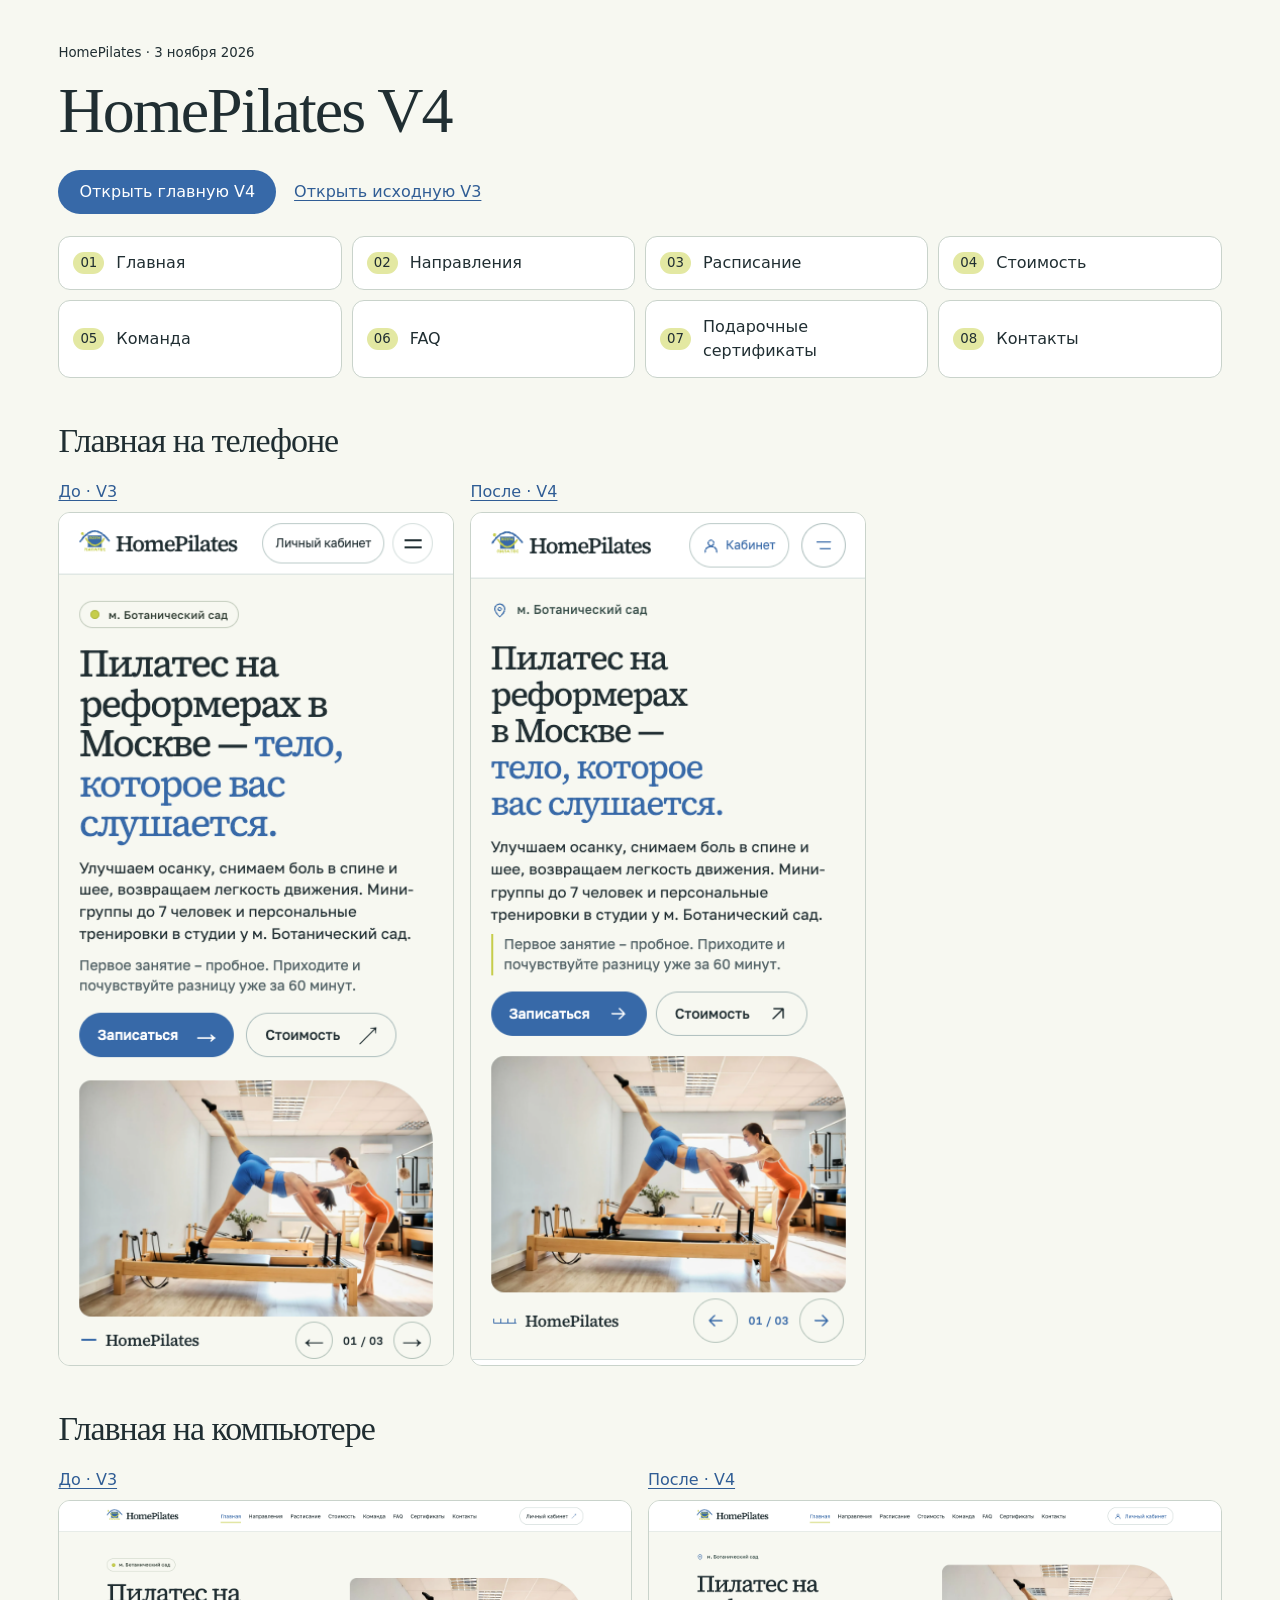
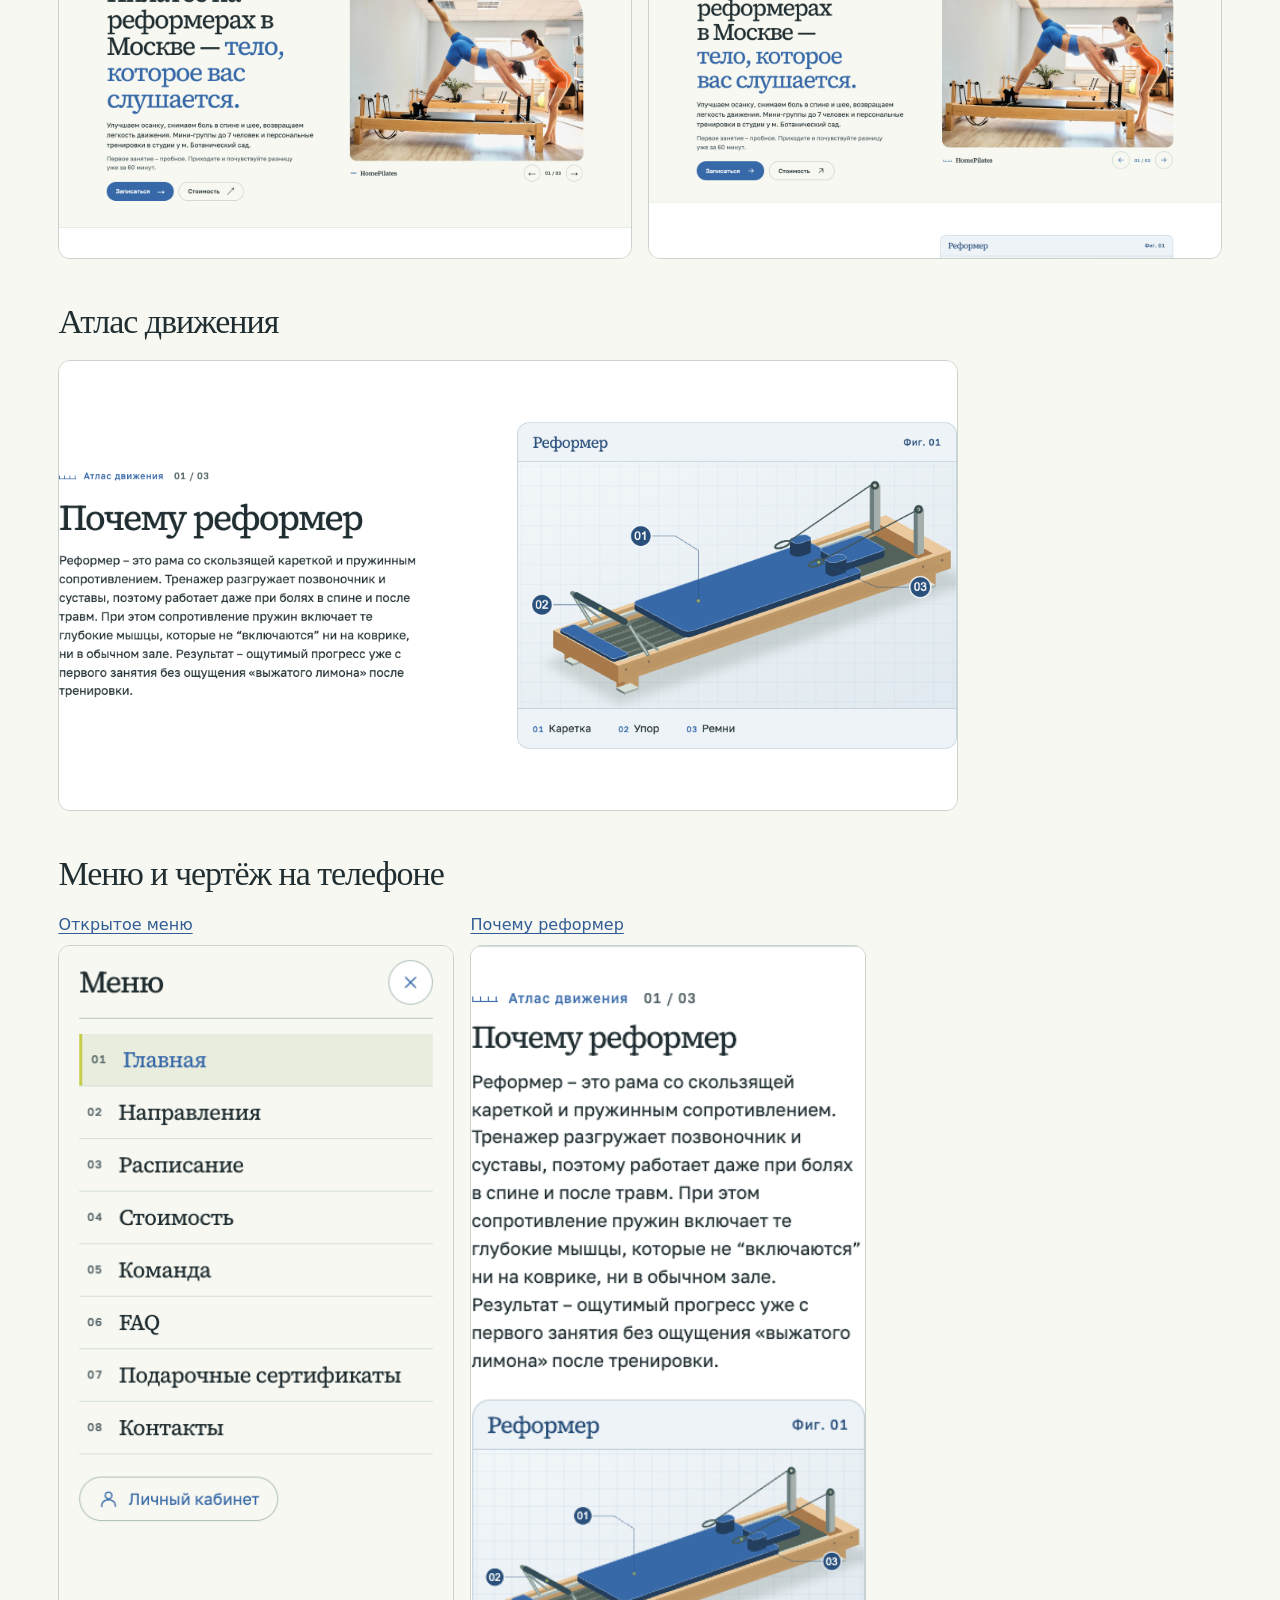
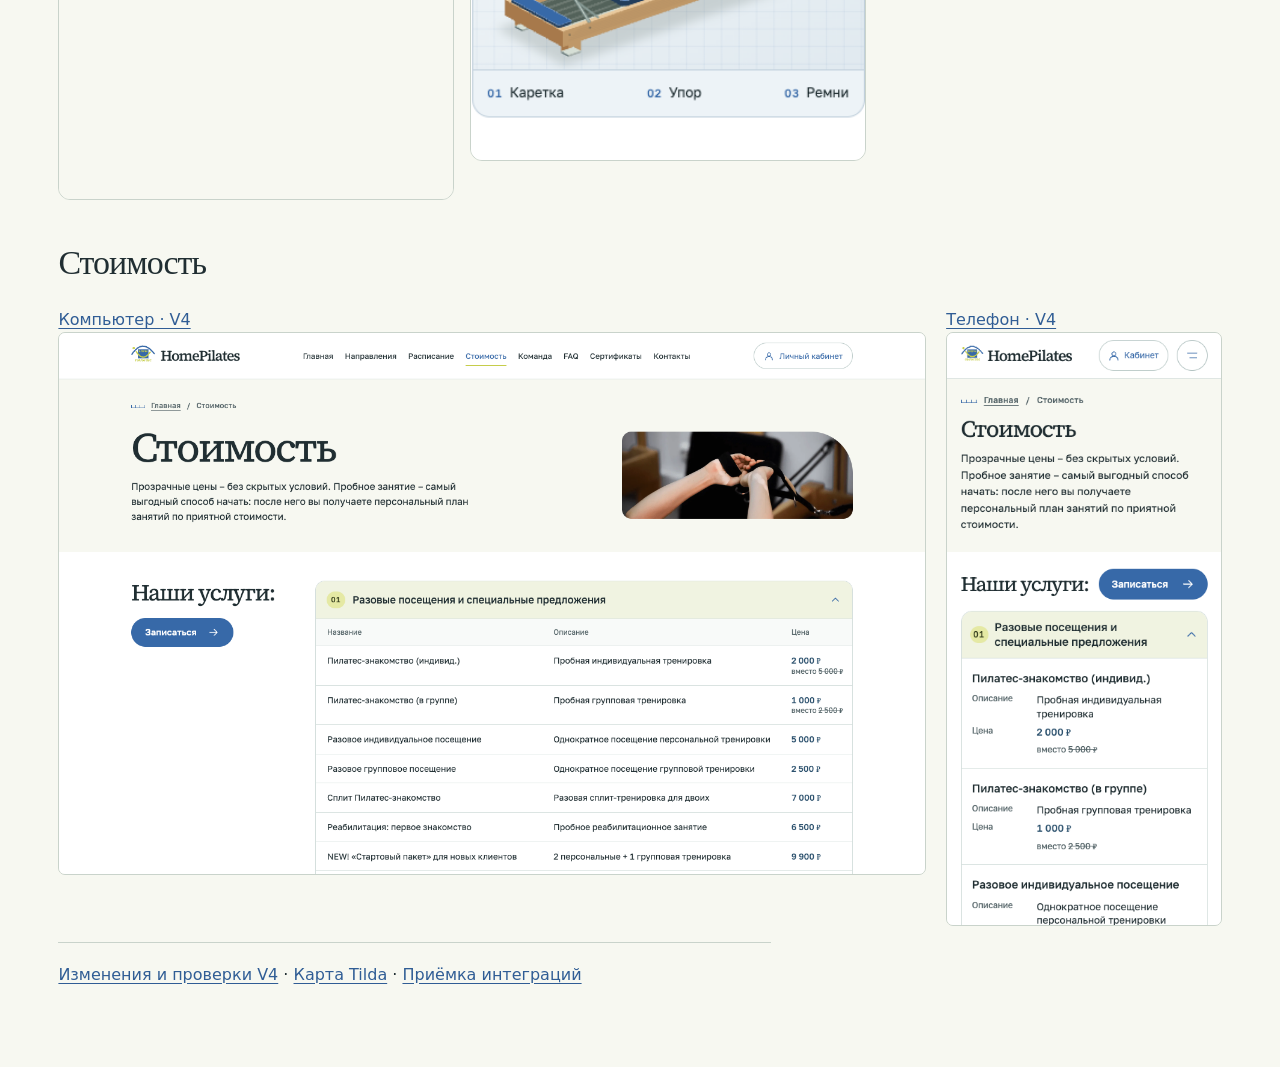
<file: index.html>
<!doctype html><html lang="ru"><meta charset="utf-8"><meta name="viewport" content="width=device-width,initial-scale=1">
<title>HomePilates V4 · Сравнение с V3</title>
<style>
*{box-sizing:border-box}body{margin:0;background:#f7f8f1;color:#202e32;font:16px/1.5 system-ui,sans-serif}
main{max-width:1240px;margin:auto;padding:40px clamp(18px,3vw,48px) 64px}h1,h2{font-family:Georgia,serif;font-weight:400;line-height:1.1;letter-spacing:-.03em}h1{font-size:clamp(36px,5vw,66px);margin:12px 0 24px}h2{font-size:34px;margin:44px 0 20px}p{max-width:70ch}a{color:#305d95;text-underline-offset:3px}.pages{display:grid;grid-template-columns:repeat(auto-fit,minmax(230px,1fr));gap:10px}.page{display:flex;align-items:center;gap:12px;text-decoration:none;padding:14px;background:white;border:1px solid #c9d3cb;border-radius:12px;color:inherit}.page:hover{border-color:#3769A8}.page small{background:#e3e8a2;border-radius:15px;padding:1px 7px}.page span{margin-left:auto;color:#3769A8}
.comparison{display:grid;grid-template-columns:3.15fr 1fr;gap:20px;align-items:start}.comparison img{width:100%;display:block;border:1px solid #c9d3cb;border-radius:7px}.comparison a span{display:block;margin-top:7px}.links{display:flex;flex-wrap:wrap;gap:12px 24px}@media(max-width:700px){.comparison{grid-template-columns:1fr}.comparison a:nth-child(2) img{width:min(100%,320px)}}

.intro-actions{display:flex;align-items:center;gap:18px;flex-wrap:wrap;margin:22px 0}.primary{background:#3769A8;color:#fff;border-radius:999px;padding:10px 21px;text-decoration:none}.pair{display:grid;grid-template-columns:repeat(2,minmax(0,1fr));gap:16px}.pair img,.plate img{display:block;width:100%;height:auto;border-radius:12px;border:1px solid #c9d3cb}.pair a span{display:block;margin:0 0 8px}.mobile-pair{max-width:808px}.plate{display:block;max-width:900px}.gallery-note{border-top:1px solid #c9d3cb;padding-top:20px}a:focus-visible{outline:3px solid #3769a8;outline-offset:3px}@media(max-width:620px){.desktop-pair{grid-template-columns:1fr}.pair{gap:10px}.pair a span{font-size:14px}}
</style><main><small>HomePilates · 3 ноября 2026</small><h1>HomePilates V4</h1>
<div class="intro-actions"><a class="primary" href="site/index.html">Открыть главную V4</a><a href="https://homepilates-tz-3.vercel.app/site/index.html">Открыть исходную V3</a></div>
<nav class="pages" aria-label="Восемь страниц V4"><a class="page" href="site/index.html"><small>01</small>Главная</a><a class="page" href="site/napravleniya/index.html"><small>02</small>Направления</a><a class="page" href="site/raspisanie/index.html"><small>03</small>Расписание</a><a class="page" href="site/stoimost/index.html"><small>04</small>Стоимость</a><a class="page" href="site/komanda/index.html"><small>05</small>Команда</a><a class="page" href="site/faq/index.html"><small>06</small>FAQ</a><a class="page" href="site/sertifikaty/index.html"><small>07</small>Подарочные сертификаты</a><a class="page" href="site/kontakty/index.html"><small>08</small>Контакты</a></nav>
<h2>Главная на телефоне</h2><div class="pair mobile-pair"><a href="screens/v4/v3-home-mobile.png"><span>До · V3</span><img loading="lazy" src="screens/v4/v3-home-mobile.png" alt="До · V3"></a><a href="screens/v4/v4-home-mobile.png"><span>После · V4</span><img loading="lazy" src="screens/v4/v4-home-mobile.png" alt="После · V4"></a></div>
<h2>Главная на компьютере</h2><div class="pair desktop-pair"><a href="screens/v4/v3-home-desktop.png"><span>До · V3</span><img loading="lazy" src="screens/v4/v3-home-desktop.png" alt="До · V3"></a><a href="screens/v4/v4-home-desktop.png"><span>После · V4</span><img loading="lazy" src="screens/v4/v4-home-desktop.png" alt="После · V4"></a></div>
<h2>Атлас движения</h2><a class="plate" href="screens/v4/v4-atlas-desktop.png"><img loading="lazy" src="screens/v4/v4-atlas-desktop.png" alt="Блок Почему реформер с тремя выносками на чертеже"></a>
<h2>Меню и чертёж на телефоне</h2><div class="pair mobile-pair"><a href="screens/v4/v4-menu-mobile.png"><span>Открытое меню</span><img loading="lazy" src="screens/v4/v4-menu-mobile.png" alt="Открытое меню"></a><a href="screens/v4/v4-atlas-mobile.png"><span>Почему реформер</span><img loading="lazy" src="screens/v4/v4-atlas-mobile.png" alt="Почему реформер"></a></div>
<h2>Стоимость</h2><div class="comparison"><a href="screens/v4/v4-prices-desktop.png"><span>Компьютер · V4</span><img loading="lazy" src="screens/v4/v4-prices-desktop.png" alt="Компьютер · V4"></a><a href="screens/v4/v4-prices-mobile.png"><span>Телефон · V4</span><img loading="lazy" src="screens/v4/v4-prices-mobile.png" alt="Телефон · V4"></a></div>
<p class="gallery-note"><a href="v4.md">Изменения и проверки V4</a> · <a href="tilda-map.md">Карта Tilda</a> · <a href="acceptance.md">Приёмка интеграций</a></p></main></html>
</file>
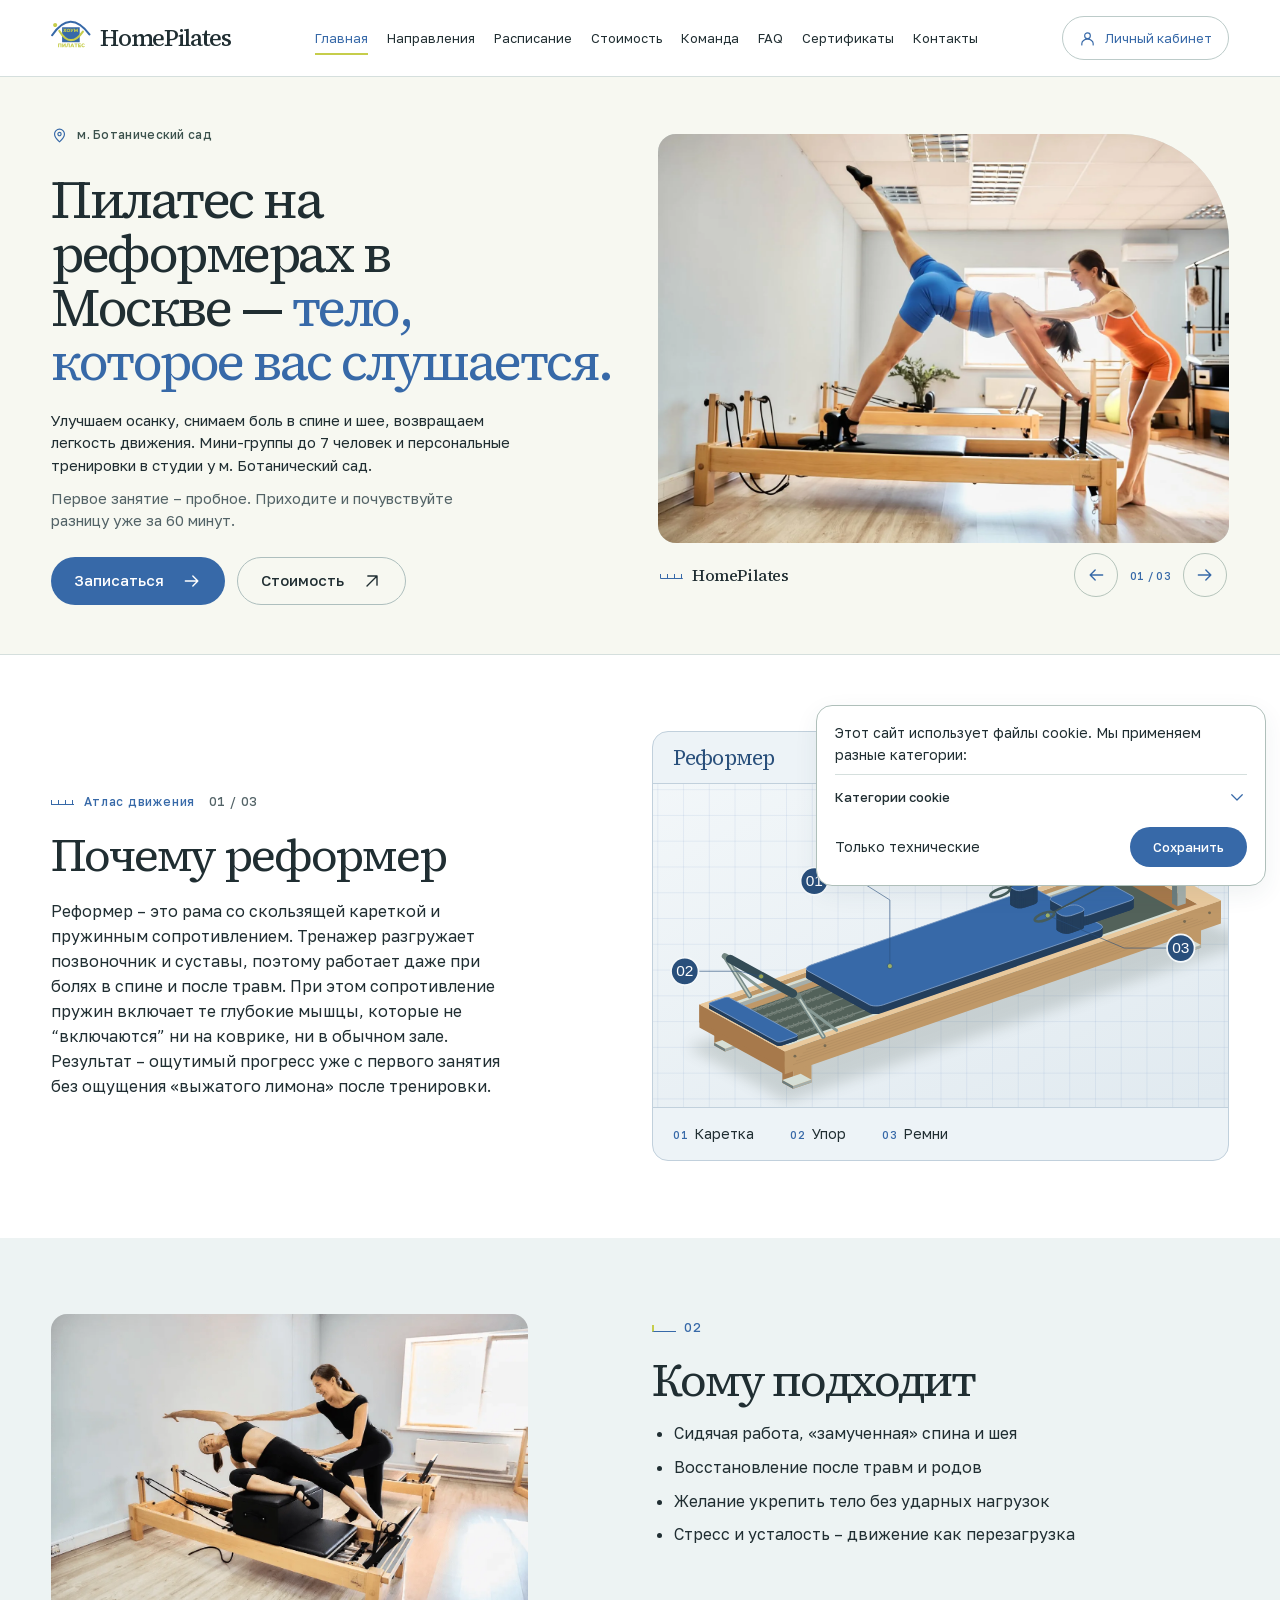
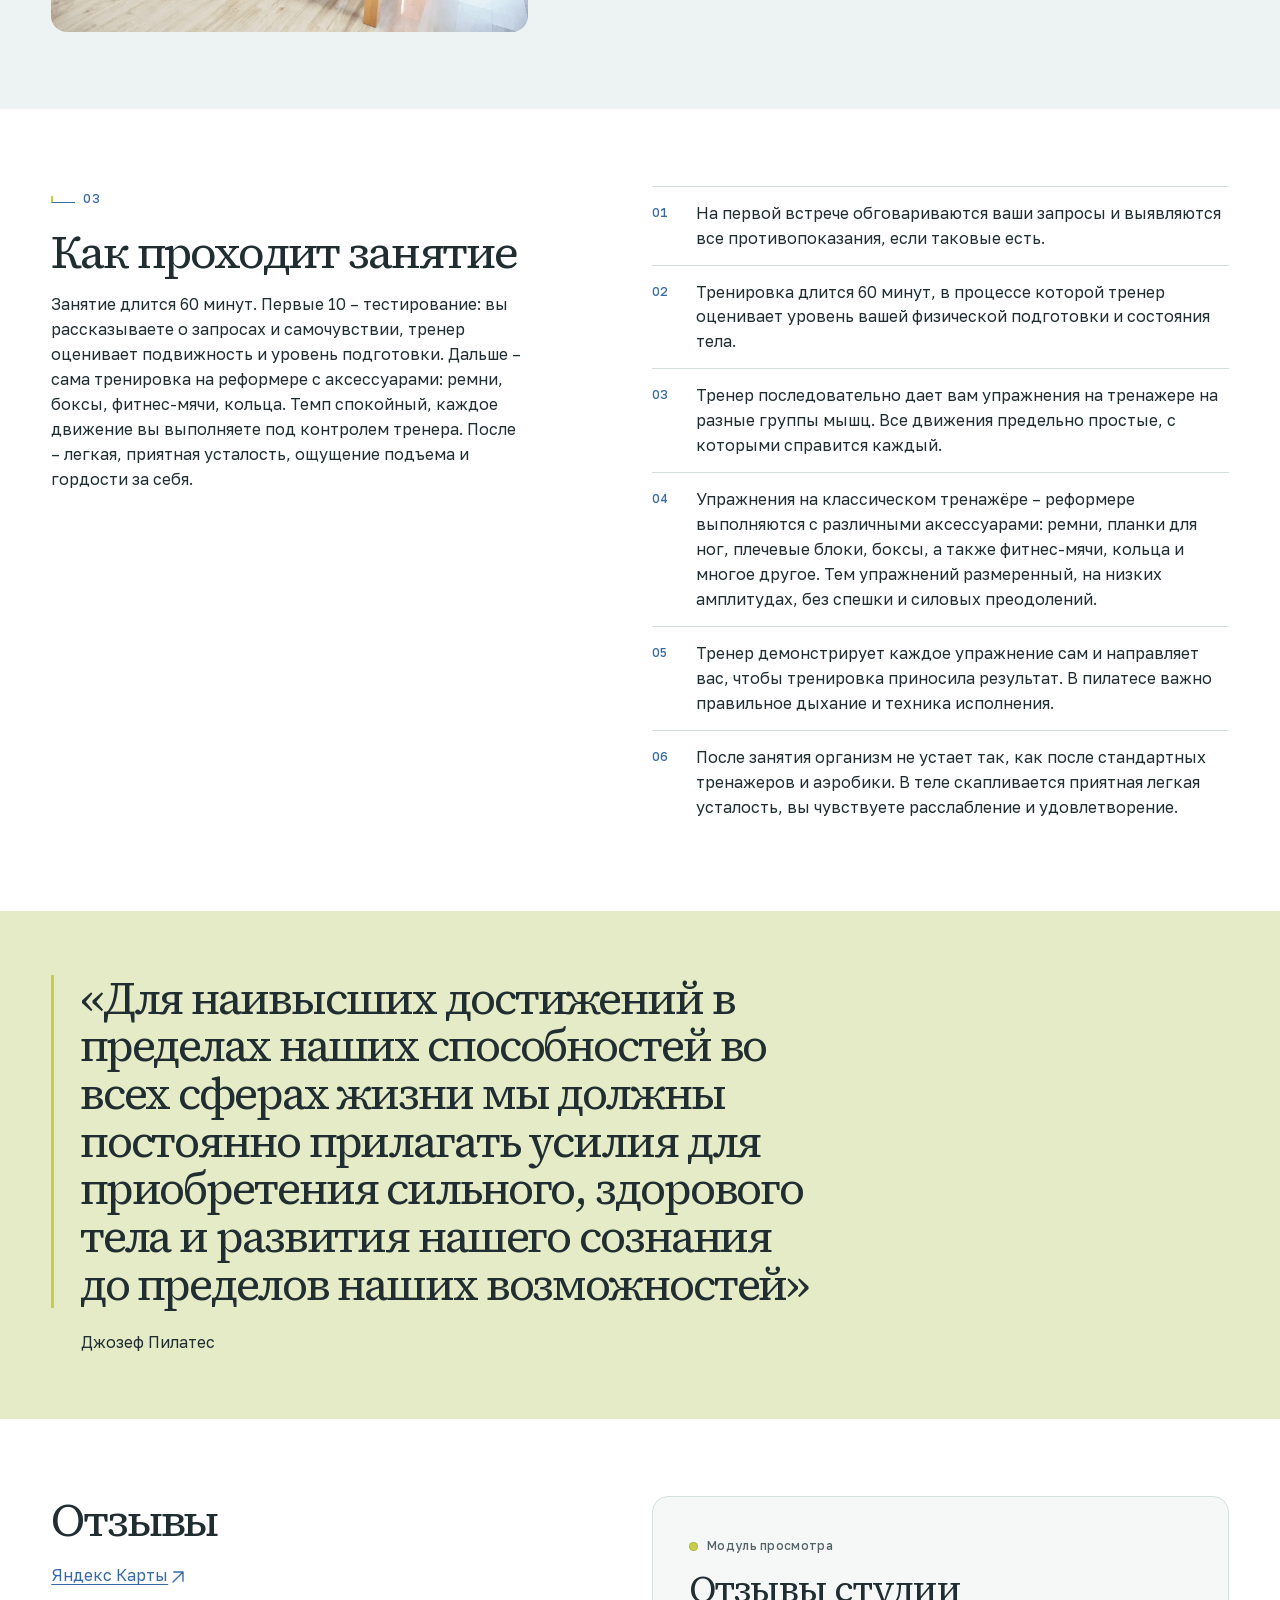
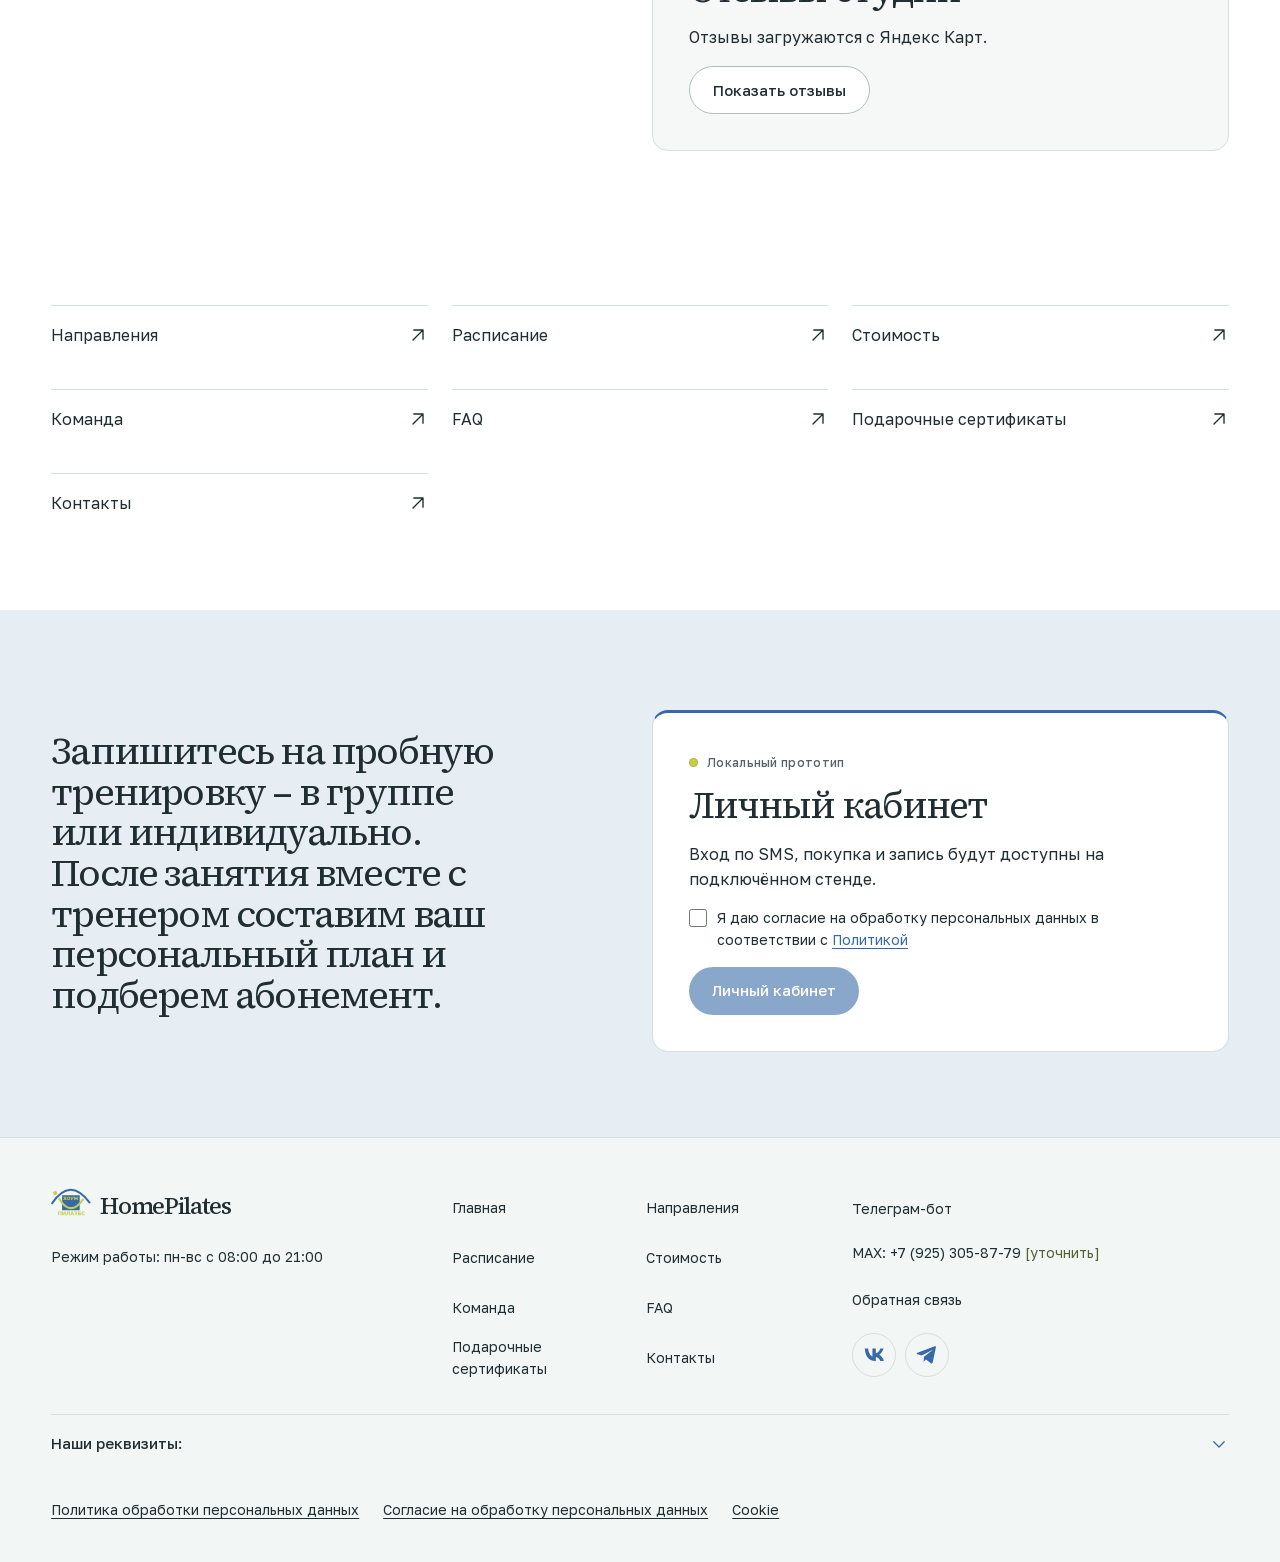
<file: site/index.html>
<!doctype html><html lang="ru"><head><meta charset="utf-8"><meta name="viewport" content="width=device-width,initial-scale=1"><title>Главная — HomePilates</title><meta name="description" content="Улучшаем осанку, снимаем боль в спине и шее, возвращаем легкость движения. Мини-группы до 7 человек и персональные тренировки в студии у м. Ботанический сад."><meta name="robots" content="noindex,nofollow"><link rel="icon" href="assets/logo.svg"><link rel="stylesheet" href="assets/style.css"><script defer src="assets/ui.js"></script></head><body><a class="skip" href="#content">К содержанию</a><header class="bar"><div class="wrap bar-inner"><a class="brand" href="index.html"><img src="assets/logo.svg" width="38" height="38" alt=""><span>HomePilates</span></a><nav class="nav" aria-label="Основное меню"><a href="index.html" aria-current="page" aria-label="Главная">Главная</a><a href="napravleniya/index.html" aria-label="Направления">Направления</a><a href="raspisanie/index.html" aria-label="Расписание">Расписание</a><a href="stoimost/index.html" aria-label="Стоимость">Стоимость</a><a href="komanda/index.html" aria-label="Команда">Команда</a><a href="faq/index.html" aria-label="FAQ">FAQ</a><a href="sertifikaty/index.html" aria-label="Подарочные сертификаты">Сертификаты</a><a href="kontakty/index.html" aria-label="Контакты">Контакты</a></nav><a class="cab" href="index.html#cabinet" aria-label="Личный кабинет"><svg class="ui-icon" viewBox="0 0 24 24" aria-hidden="true" focusable="false" fill="none" stroke="currentColor" stroke-width="1.65" stroke-linecap="round" stroke-linejoin="round"><path d="M16 8a4 4 0 1 1-8 0 4 4 0 1 1 8 0M4 21v-2a8 6 0 0 1 16 0v2"/></svg><span class="cab-wide">Личный кабинет</span><span class="cab-short">Кабинет</span></a><button class="burger" type="button" aria-label="Открыть меню" aria-expanded="false" aria-haspopup="dialog" aria-controls="sections"><svg class="ui-icon" viewBox="0 0 24 24" aria-hidden="true" focusable="false" fill="none" stroke="currentColor" stroke-width="1.65" stroke-linecap="round" stroke-linejoin="round"><path d="M4 8h16M8 16h12"/></svg></button></div></header><dialog id="sections" class="menu-drawer" aria-labelledby="menu-title"><div class="drawer-head"><h2 id="menu-title">Меню</h2><button type="button" class="drawer-close" aria-label="Закрыть меню" autofocus><svg class="ui-icon" viewBox="0 0 24 24" aria-hidden="true" focusable="false" fill="none" stroke="currentColor" stroke-width="1.65" stroke-linecap="round" stroke-linejoin="round"><path d="m6 6 12 12M18 6 6 18"/></svg></button></div><nav class="drawer-links" aria-label="Основное меню"><a href="index.html" aria-current="page" aria-label="Главная">Главная</a><a href="napravleniya/index.html" aria-label="Направления">Направления</a><a href="raspisanie/index.html" aria-label="Расписание">Расписание</a><a href="stoimost/index.html" aria-label="Стоимость">Стоимость</a><a href="komanda/index.html" aria-label="Команда">Команда</a><a href="faq/index.html" aria-label="FAQ">FAQ</a><a href="sertifikaty/index.html" aria-label="Подарочные сертификаты">Подарочные сертификаты</a><a href="kontakty/index.html" aria-label="Контакты">Контакты</a></nav><a class="drawer-account" href="index.html#cabinet"><svg class="ui-icon" viewBox="0 0 24 24" aria-hidden="true" focusable="false" fill="none" stroke="currentColor" stroke-width="1.65" stroke-linecap="round" stroke-linejoin="round"><path d="M16 8a4 4 0 1 1-8 0 4 4 0 1 1 8 0M4 21v-2a8 6 0 0 1 16 0v2"/></svg>Личный кабинет</a></dialog><main id="content" tabindex="-1">
<section class="hero"><div class="wrap hero-grid">
  <div class="hero-copy"><span class="place"><svg class="ui-icon" viewBox="0 0 24 24" aria-hidden="true" focusable="false" fill="none" stroke="currentColor" stroke-width="1.65" stroke-linecap="round" stroke-linejoin="round"><path d="M19 10c0 5-7 11-7 11S5 15 5 10a7 7 0 1 1 14 0ZM14.3 10a2.3 2.3 0 1 1-4.6 0 2.3 2.3 0 0 1 4.6 0Z"/></svg>м. Ботанический сад</span>
    <h1>Пилатес на реформерах в <span class="keep">Москве —</span> <em>тело, которое вас слушается.</em></h1><p>Улучшаем осанку, снимаем боль в спине и шее, возвращаем легкость движения. Мини-группы до 7 человек и персональные тренировки в студии у м. Ботанический сад.</p><p class="trial">Первое занятие – пробное. Приходите и почувствуйте разницу уже за 60 минут.</p>
    <div class="actions"><a href="raspisanie/index.html" class="action">Записаться<svg class="ui-icon" viewBox="0 0 24 24" aria-hidden="true" focusable="false" fill="none" stroke="currentColor" stroke-width="1.65" stroke-linecap="round" stroke-linejoin="round"><path d="M4 12h15m-6-6 6 6-6 6"/></svg></a><a href="stoimost/index.html" class="secondary">Стоимость<svg class="ui-icon" viewBox="0 0 24 24" aria-hidden="true" focusable="false" fill="none" stroke="currentColor" stroke-width="1.65" stroke-linecap="round" stroke-linejoin="round"><path d="M6 18 18 6M7 6h11v11"/></svg></a></div></div>
  <figure class="studio-photo"><div class="frames"><div data-slide ><img class="photo " src="assets/3039_IMG_8788-min.webp" alt="Тренер помогает выполнить упражнение на реформере" fetchpriority="high" decoding="async"></div><div data-slide hidden><img class="photo " src="assets/3138_zanyatie-pilatesom_3.webp" alt="Тренер помогает с боковым вытяжением на реформере" loading="lazy" decoding="async"></div><div data-slide hidden><img class="photo " src="assets/3135_DSC_1333-min.webp" alt="Группа выполняет упражнение на реформерах в студии" loading="lazy" decoding="async"></div></div>
    <figcaption><span class="photo-label"><i></i>HomePilates</span>
      <span class="gallery-controls"><button data-prev aria-label="Предыдущее фото"><svg class="ui-icon" viewBox="0 0 24 24" aria-hidden="true" focusable="false" fill="none" stroke="currentColor" stroke-width="1.65" stroke-linecap="round" stroke-linejoin="round"><path d="M20 12H5m6 6-6-6 6-6"/></svg></button>
      <span data-count aria-live="polite">01 / 03</span><button data-next aria-label="Следующее фото"><svg class="ui-icon" viewBox="0 0 24 24" aria-hidden="true" focusable="false" fill="none" stroke="currentColor" stroke-width="1.65" stroke-linecap="round" stroke-linejoin="round"><path d="M4 12h15m-6-6 6 6-6 6"/></svg></button></span></figcaption>
  </figure></div></section>
<section class="band wrap atlas" aria-labelledby="why-title">
  <div class="atlas-copy"><div class="plate-index">Атлас движения <span>01 / 03</span></div>
    <h2 id="why-title">Почему реформер</h2><p>Реформер – это рама со скользящей кареткой и пружинным сопротивлением. Тренажер разгружает позвоночник и суставы, поэтому работает даже при болях в спине и после травм. При этом сопротивление пружин включает те глубокие мышцы, которые не “включаются” ни на коврике, ни в обычном зале. Результат – ощутимый прогресс уже с первого занятия без ощущения «выжатого лимона» после тренировки.</p></div>
  <figure class="plate"><div class="plate-heading"><span>Реформер</span><span>Фиг. 01</span></div>
    <img src="assets/reformer.svg" width="670" height="376" loading="lazy"
         alt="Реформер в перспективе. Выноски указывают на каретку, упор и ремни.">
    <figcaption><span><b>01</b> Каретка</span><span><b>02</b> Упор</span><span><b>03</b> Ремни</span></figcaption>
  </figure></section>
<section class="wash audience"><div class="band wrap split"><figure><img class="photo " src="assets/6437_krasivyj-trener-prid.webp" alt="Тренер направляет движение на реформере" loading="lazy" decoding="async"></figure><div><span class="index">02</span><h2>Кому подходит</h2><ul class="list"><li>Сидячая работа, «замученная» спина и шея</li><li>Восстановление после травм и родов</li><li>Желание укрепить тело без ударных нагрузок</li><li>Стресс и усталость – движение как перезагрузка</li></ul></div></div></section>
<section class="band wrap split lesson"><div><span class="index">03</span><h2>Как проходит занятие</h2><p>Занятие длится 60 минут. Первые 10 – тестирование: вы рассказываете о запросах и самочувствии, тренер оценивает подвижность и уровень подготовки. Дальше – сама тренировка на реформере с аксессуарами: ремни, боксы, фитнес-мячи, кольца. Темп спокойный, каждое движение вы выполняете под контролем тренера. После – легкая, приятная усталость, ощущение подъема и гордости за себя.</p></div><ol class="steps"><li>На первой встрече обговариваются ваши запросы и выявляются все противопоказания, если таковые есть.</li><li>Тренировка длится 60 минут, в процессе которой тренер оценивает уровень вашей физической подготовки и состояния тела.</li><li>Тренер последовательно дает вам упражнения на тренажере на разные группы мышц. Все движения предельно простые, с которыми справится каждый.</li><li>Упражнения на классическом тренажёре – реформере выполняются с различными аксессуарами: ремни, планки для ног, плечевые блоки, боксы, а также фитнес-мячи, кольца и многое другое. Тем упражнений размеренный, на низких амплитудах, без спешки и силовых преодолений.</li><li>Тренер демонстрирует каждое упражнение сам и направляет вас, чтобы тренировка приносила результат. В пилатесе важно правильное дыхание и техника исполнения.</li><li>После занятия организм не устает так, как после стандартных тренажеров и аэробики. В теле скапливается приятная легкая усталость, вы чувствуете расслабление и удовлетворение.</li></ol></section>
<div class="quote"><div class="wrap"><blockquote>«Для наивысших достижений в пределах наших способностей во всех сферах жизни мы должны постоянно прилагать усилия для приобретения сильного, здорового тела и развития нашего сознания до пределов наших возможностей»</blockquote><cite>Джозеф Пилатес</cite></div></div>
<section class="band wrap split"><div><h2>Отзывы</h2><a href="https://yandex.ru/maps/org/home_pilates/224551029743/reviews/" class="under">Яндекс Карты<svg class="ui-icon" viewBox="0 0 24 24" aria-hidden="true" focusable="false" fill="none" stroke="currentColor" stroke-width="1.65" stroke-linecap="round" stroke-linejoin="round"><path d="M6 18 18 6M7 6h11v11"/></svg></a></div><div class="service" data-view="https://yandex.ru/maps-reviews-widget/224551029743?comments"><div class="eyebrow"><span class="dot" aria-hidden="true"></span>Модуль просмотра</div><h3>Отзывы студии</h3><p>Отзывы загружаются с Яндекс Карт.</p><button class="outline" type="button" aria-expanded="false">Показать отзывы</button><div class="viewer" hidden></div></div></section>
<nav class="band wrap tilelinks" aria-label="Разделы сайта"><a href="napravleniya/index.html" class="tile">Направления<svg class="ui-icon" viewBox="0 0 24 24" aria-hidden="true" focusable="false" fill="none" stroke="currentColor" stroke-width="1.65" stroke-linecap="round" stroke-linejoin="round"><path d="M6 18 18 6M7 6h11v11"/></svg></a><a href="raspisanie/index.html" class="tile">Расписание<svg class="ui-icon" viewBox="0 0 24 24" aria-hidden="true" focusable="false" fill="none" stroke="currentColor" stroke-width="1.65" stroke-linecap="round" stroke-linejoin="round"><path d="M6 18 18 6M7 6h11v11"/></svg></a><a href="stoimost/index.html" class="tile">Стоимость<svg class="ui-icon" viewBox="0 0 24 24" aria-hidden="true" focusable="false" fill="none" stroke="currentColor" stroke-width="1.65" stroke-linecap="round" stroke-linejoin="round"><path d="M6 18 18 6M7 6h11v11"/></svg></a><a href="komanda/index.html" class="tile">Команда<svg class="ui-icon" viewBox="0 0 24 24" aria-hidden="true" focusable="false" fill="none" stroke="currentColor" stroke-width="1.65" stroke-linecap="round" stroke-linejoin="round"><path d="M6 18 18 6M7 6h11v11"/></svg></a><a href="faq/index.html" class="tile">FAQ<svg class="ui-icon" viewBox="0 0 24 24" aria-hidden="true" focusable="false" fill="none" stroke="currentColor" stroke-width="1.65" stroke-linecap="round" stroke-linejoin="round"><path d="M6 18 18 6M7 6h11v11"/></svg></a><a href="sertifikaty/index.html" class="tile">Подарочные сертификаты<svg class="ui-icon" viewBox="0 0 24 24" aria-hidden="true" focusable="false" fill="none" stroke="currentColor" stroke-width="1.65" stroke-linecap="round" stroke-linejoin="round"><path d="M6 18 18 6M7 6h11v11"/></svg></a><a href="kontakty/index.html" class="tile">Контакты<svg class="ui-icon" viewBox="0 0 24 24" aria-hidden="true" focusable="false" fill="none" stroke="currentColor" stroke-width="1.65" stroke-linecap="round" stroke-linejoin="round"><path d="M6 18 18 6M7 6h11v11"/></svg></a></nav>
<section id="cabinet" class="cabinet-panel"><div class="band wrap split"><h2>Запишитесь на пробную тренировку – в группе или индивидуально. После занятия вместе с тренером составим ваш персональный план и подберем абонемент.</h2><div class="service"><div class="eyebrow"><span class="dot" aria-hidden="true"></span>Локальный прототип</div><h3>Личный кабинет</h3><p>Вход по SMS, покупка и запись будут доступны на подключённом стенде.</p><label class="check"><input type="checkbox" required><span>Я даю согласие на обработку персональных данных в соответствии с <a href="legal/policy/index.html" class="under">Политикой</a></span></label><button class="action" disabled>Личный кабинет</button></div></div></section></main><footer><div class="wrap"><div class="footgrid"><div><a class="brand" href="index.html"><img src="assets/logo.svg" width="38" height="38" alt=""><span>HomePilates</span></a><p>Режим работы: пн-вс с 08:00 до 21:00</p></div><nav class="footnav" aria-label="Разделы в подвале"><a href="index.html" aria-current="page" aria-label="Главная">Главная</a><a href="napravleniya/index.html" aria-label="Направления">Направления</a><a href="raspisanie/index.html" aria-label="Расписание">Расписание</a><a href="stoimost/index.html" aria-label="Стоимость">Стоимость</a><a href="komanda/index.html" aria-label="Команда">Команда</a><a href="faq/index.html" aria-label="FAQ">FAQ</a><a href="sertifikaty/index.html" aria-label="Подарочные сертификаты">Подарочные сертификаты</a><a href="kontakty/index.html" aria-label="Контакты">Контакты</a></nav><div class="contact-lines"><a href="https://t.me/Home_Pilates_bot" class="">Телеграм-бот</a><span>MAX: +7 (925) 305-87-79 <span class="missing">[уточнить]</span></span><a href="kontakty/index.html#feedback" class="">Обратная связь</a><div class="social"><a aria-label="ВК" href="https://vk.ru/club219971929"><svg viewBox="0 0 24 24" aria-hidden="true"><path d="M2 5h3.6c.4 5 2.7 8 4.7 8.7V5H14v5.1c2-.2 4.1-2.6 4.9-5.1h3.5c-.7 3.2-3 5.7-4.7 6.8 1.7.9 4.3 3.1 5.1 6.7h-3.9c-.9-2.3-2.6-4.1-4.9-4.4v4.4h-.6C6.1 18.5 2.5 13.5 2 5Z"/></svg></a><a aria-label="Телеграм" href="https://t.me/homepilates"><svg viewBox="0 0 24 24" aria-hidden="true"><path d="M21.8 3.2 18.3 20c-.3 1.2-1 1.5-2 .9l-5.4-4-2.6 2.5.4-5.6L18.9 5.9 6.3 12.6l-4.8-1.5c-1-.3-1-1 .2-1.5L20.4 2.5c.9-.3 1.6.1 1.4.7Z"/></svg></a></div></div></div><div class="legal"><details><summary>Наши реквизиты:</summary><dl><dt>Название организации</dt><dd>ИНДИВИДУАЛЬНЫЙ ПРЕДПРИНИМАТЕЛЬ НЕГРЕЕВА ТАТЬЯНА ОЛЕГОВНА</dd><dt>Юридический адрес организации</dt><dd>115612, РОССИЯ, Г МОСКВА, УЛ БРАТЕЕВСКАЯ, Д 21, СТР 1, КВ 60</dd><dt>ИНН</dt><dd>772472229419</dd><dt>ОГРН/ОГРНИП</dt><dd>321774600524520</dd><dt>Расчетный счет</dt><dd>40802810700002570572</dd><dt>Банк</dt><dd>АО «ТБанк»</dd><dt>ИНН банка</dt><dd>7710140679</dd><dt>БИК банка</dt><dd>044525974</dd><dt>Корреспондентский счет банка</dt><dd>30101810145250000974</dd><dt>Юридический адрес банка</dt><dd>127287, г. Москва, ул. Хуторская 2-я, д. 38А, стр. 26</dd></dl></details><div class="policy-links"><a href="legal/policy/index.html" class="">Политика обработки персональных данных</a><a href="legal/approval/index.html" class="">Согласие на обработку персональных данных</a><button data-cookie-open>Cookie</button></div></div></div></footer><form class="cookie-box" aria-label="Cookie" hidden><p>Этот сайт использует файлы cookie. Мы применяем разные категории:</p><details><summary>Категории cookie</summary><div class="cookie-opts"><label class="check"><input type="checkbox" name="essential-cookie" checked disabled><span>Технические, чтобы сайт работал корректно: запоминают сессию, корзину, выбранный язык интерфейса. Работают без вашего отдельного согласия — без них функционал был бы ограничен;</span></label><label class="check"><input type="checkbox" name="analytics" ><span>Аналитические, чтобы понимать, как посетители взаимодействуют с сайтом (Яндекс.Метрика). Установка таких cookie происходит только после того, как вы дадите согласие;</span></label><label class="check"><input type="checkbox" name="ads" ><span>Рекламные, чтобы показывать вам релевантные объявления. Для этого могут подключаться сторонние рекламные сети.</span></label></div></details><div class="cookie-foot"><button class="textlink" name="essential">Только технические</button><button class="action" name="save">Сохранить</button></div></form></body></html>
</file>
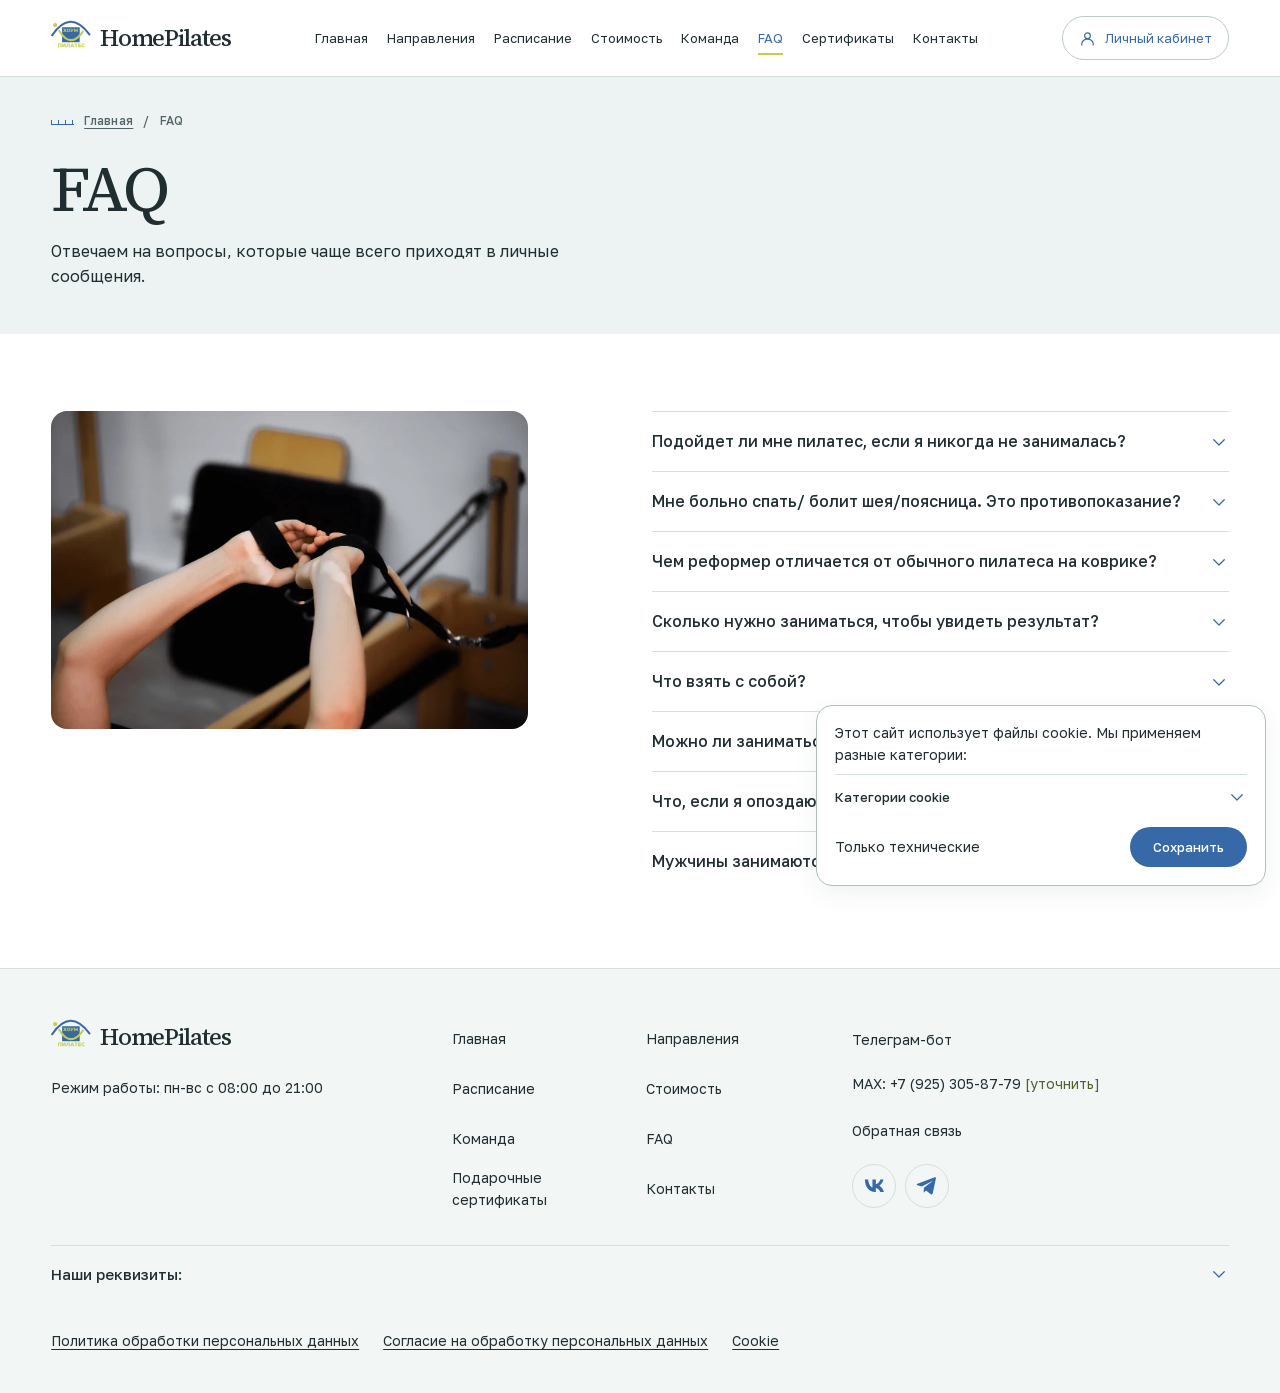
<file: site/faq/index.html>
<!doctype html><html lang="ru"><head><meta charset="utf-8"><meta name="viewport" content="width=device-width,initial-scale=1"><title>FAQ — HomePilates</title><meta name="description" content="Отвечаем на вопросы, которые чаще всего приходят в личные сообщения."><meta name="robots" content="noindex,nofollow"><link rel="icon" href="../assets/logo.svg"><link rel="stylesheet" href="../assets/style.css"><script defer src="../assets/ui.js"></script></head><body><a class="skip" href="#content">К содержанию</a><header class="bar"><div class="wrap bar-inner"><a class="brand" href="../index.html"><img src="../assets/logo.svg" width="38" height="38" alt=""><span>HomePilates</span></a><nav class="nav" aria-label="Основное меню"><a href="../index.html" aria-label="Главная">Главная</a><a href="../napravleniya/index.html" aria-label="Направления">Направления</a><a href="../raspisanie/index.html" aria-label="Расписание">Расписание</a><a href="../stoimost/index.html" aria-label="Стоимость">Стоимость</a><a href="../komanda/index.html" aria-label="Команда">Команда</a><a href="../faq/index.html" aria-current="page" aria-label="FAQ">FAQ</a><a href="../sertifikaty/index.html" aria-label="Подарочные сертификаты">Сертификаты</a><a href="../kontakty/index.html" aria-label="Контакты">Контакты</a></nav><a class="cab" href="../index.html#cabinet" aria-label="Личный кабинет"><svg class="ui-icon" viewBox="0 0 24 24" aria-hidden="true" focusable="false" fill="none" stroke="currentColor" stroke-width="1.65" stroke-linecap="round" stroke-linejoin="round"><path d="M16 8a4 4 0 1 1-8 0 4 4 0 1 1 8 0M4 21v-2a8 6 0 0 1 16 0v2"/></svg><span class="cab-wide">Личный кабинет</span><span class="cab-short">Кабинет</span></a><button class="burger" type="button" aria-label="Открыть меню" aria-expanded="false" aria-haspopup="dialog" aria-controls="sections"><svg class="ui-icon" viewBox="0 0 24 24" aria-hidden="true" focusable="false" fill="none" stroke="currentColor" stroke-width="1.65" stroke-linecap="round" stroke-linejoin="round"><path d="M4 8h16M8 16h12"/></svg></button></div></header><dialog id="sections" class="menu-drawer" aria-labelledby="menu-title"><div class="drawer-head"><h2 id="menu-title">Меню</h2><button type="button" class="drawer-close" aria-label="Закрыть меню" autofocus><svg class="ui-icon" viewBox="0 0 24 24" aria-hidden="true" focusable="false" fill="none" stroke="currentColor" stroke-width="1.65" stroke-linecap="round" stroke-linejoin="round"><path d="m6 6 12 12M18 6 6 18"/></svg></button></div><nav class="drawer-links" aria-label="Основное меню"><a href="../index.html" aria-label="Главная">Главная</a><a href="../napravleniya/index.html" aria-label="Направления">Направления</a><a href="../raspisanie/index.html" aria-label="Расписание">Расписание</a><a href="../stoimost/index.html" aria-label="Стоимость">Стоимость</a><a href="../komanda/index.html" aria-label="Команда">Команда</a><a href="../faq/index.html" aria-current="page" aria-label="FAQ">FAQ</a><a href="../sertifikaty/index.html" aria-label="Подарочные сертификаты">Подарочные сертификаты</a><a href="../kontakty/index.html" aria-label="Контакты">Контакты</a></nav><a class="drawer-account" href="../index.html#cabinet"><svg class="ui-icon" viewBox="0 0 24 24" aria-hidden="true" focusable="false" fill="none" stroke="currentColor" stroke-width="1.65" stroke-linecap="round" stroke-linejoin="round"><path d="M16 8a4 4 0 1 1-8 0 4 4 0 1 1 8 0M4 21v-2a8 6 0 0 1 16 0v2"/></svg>Личный кабинет</a></dialog><main id="content" tabindex="-1"><section class="intro"><div class="wrap"><div class="crumb"><a href="../index.html" class="">Главная</a><span aria-hidden="true">/</span><span>FAQ</span></div><div class="intro-grid"><div><h1>FAQ</h1><p>Отвечаем на вопросы, которые чаще всего приходят в личные сообщения.</p></div></div></div></section><div class="band wrap split"><figure><img class="photo " src="../assets/6631_zhenskie-ruki-v-proc.webp" alt="Руки держат ремень реформера" loading="lazy" decoding="async"></figure><div><details><summary>Подойдет ли мне пилатес, если я никогда не занималась?</summary><p>Да. Пилатес на реформере как раз создан для «нулевого» уровня: нагрузки регулируются пружинами, а тренер разбирает каждое движение. Минимальная физподготовка не нужна.</p></details><details><summary>Мне больно спать/ болит шея/поясница. Это противопоказание?</summary><p>Наоборот, частое показание. Но перед первым занятием мы уточняем диагнозы и ограничения — на консультации или по телефону. При острой фазе грыжи или обострении заболеваний опорно-двигательного аппарата заниматься нельзя, и мы честно об этом скажем.</p></details><details><summary>Чем реформер отличается от обычного пилатеса на коврике?</summary><p>На коврике тело работает против собственного веса, и часть нагрузки уходит в суставы. Реформер берет нагрузку на пружины: глубокие мышцы работают, а позвоночник разгружен. Поэтому результаты заметны быстрее, а занятие безопаснее.</p></details><details><summary>Сколько нужно заниматься, чтобы увидеть результат?</summary><p>При занятиях 2 раза в неделю первые изменения в осанке и самочувствии большинство клиентов отмечает уже через несколько занятий, а значительные изменения заметны через 4-6 недель. Работать над осанкой «по случаю», раз в месяц, — путь в никуда.</p></details><details><summary>Что взять с собой?</summary><p>Только себя и удобную одежду, в которой видно колени и позвоночник (чтобы тренер оценивал технику). Носки — со свежими подошвами или антискользящие. Всё остальное — в студии.</p></details><details><summary>Можно ли заниматься во время беременности или после родов?</summary><p>После родов — да, у нас есть специальное направление с работой на мышцы тазового дна. Во время беременности решение принимаем индивидуально с тренером, исходя из срока и протекания беременности.</p></details><details><summary>Что, если я опоздаю или не смогу прийти?</summary><p>Отмена и перенос — не позднее чем за 24 часа до занятия, это можно сделать в личном кабинете. При более поздней отмене занятие списывается.</p></details><details><summary>Мужчины занимаются?</summary><p>Да, пилатес не «женский». Реформер придумал мужчина, тренер Джозеф Пилатес для восстановление атлетов — и мужчинам реформер дает не меньше, чем женщинам.</p></details></div></div></main><footer><div class="wrap"><div class="footgrid"><div><a class="brand" href="../index.html"><img src="../assets/logo.svg" width="38" height="38" alt=""><span>HomePilates</span></a><p>Режим работы: пн-вс с 08:00 до 21:00</p></div><nav class="footnav" aria-label="Разделы в подвале"><a href="../index.html" aria-label="Главная">Главная</a><a href="../napravleniya/index.html" aria-label="Направления">Направления</a><a href="../raspisanie/index.html" aria-label="Расписание">Расписание</a><a href="../stoimost/index.html" aria-label="Стоимость">Стоимость</a><a href="../komanda/index.html" aria-label="Команда">Команда</a><a href="../faq/index.html" aria-current="page" aria-label="FAQ">FAQ</a><a href="../sertifikaty/index.html" aria-label="Подарочные сертификаты">Подарочные сертификаты</a><a href="../kontakty/index.html" aria-label="Контакты">Контакты</a></nav><div class="contact-lines"><a href="https://t.me/Home_Pilates_bot" class="">Телеграм-бот</a><span>MAX: +7 (925) 305-87-79 <span class="missing">[уточнить]</span></span><a href="../kontakty/index.html#feedback" class="">Обратная связь</a><div class="social"><a aria-label="ВК" href="https://vk.ru/club219971929"><svg viewBox="0 0 24 24" aria-hidden="true"><path d="M2 5h3.6c.4 5 2.7 8 4.7 8.7V5H14v5.1c2-.2 4.1-2.6 4.9-5.1h3.5c-.7 3.2-3 5.7-4.7 6.8 1.7.9 4.3 3.1 5.1 6.7h-3.9c-.9-2.3-2.6-4.1-4.9-4.4v4.4h-.6C6.1 18.5 2.5 13.5 2 5Z"/></svg></a><a aria-label="Телеграм" href="https://t.me/homepilates"><svg viewBox="0 0 24 24" aria-hidden="true"><path d="M21.8 3.2 18.3 20c-.3 1.2-1 1.5-2 .9l-5.4-4-2.6 2.5.4-5.6L18.9 5.9 6.3 12.6l-4.8-1.5c-1-.3-1-1 .2-1.5L20.4 2.5c.9-.3 1.6.1 1.4.7Z"/></svg></a></div></div></div><div class="legal"><details><summary>Наши реквизиты:</summary><dl><dt>Название организации</dt><dd>ИНДИВИДУАЛЬНЫЙ ПРЕДПРИНИМАТЕЛЬ НЕГРЕЕВА ТАТЬЯНА ОЛЕГОВНА</dd><dt>Юридический адрес организации</dt><dd>115612, РОССИЯ, Г МОСКВА, УЛ БРАТЕЕВСКАЯ, Д 21, СТР 1, КВ 60</dd><dt>ИНН</dt><dd>772472229419</dd><dt>ОГРН/ОГРНИП</dt><dd>321774600524520</dd><dt>Расчетный счет</dt><dd>40802810700002570572</dd><dt>Банк</dt><dd>АО «ТБанк»</dd><dt>ИНН банка</dt><dd>7710140679</dd><dt>БИК банка</dt><dd>044525974</dd><dt>Корреспондентский счет банка</dt><dd>30101810145250000974</dd><dt>Юридический адрес банка</dt><dd>127287, г. Москва, ул. Хуторская 2-я, д. 38А, стр. 26</dd></dl></details><div class="policy-links"><a href="../legal/policy/index.html" class="">Политика обработки персональных данных</a><a href="../legal/approval/index.html" class="">Согласие на обработку персональных данных</a><button data-cookie-open>Cookie</button></div></div></div></footer><form class="cookie-box" aria-label="Cookie" hidden><p>Этот сайт использует файлы cookie. Мы применяем разные категории:</p><details><summary>Категории cookie</summary><div class="cookie-opts"><label class="check"><input type="checkbox" name="essential-cookie" checked disabled><span>Технические, чтобы сайт работал корректно: запоминают сессию, корзину, выбранный язык интерфейса. Работают без вашего отдельного согласия — без них функционал был бы ограничен;</span></label><label class="check"><input type="checkbox" name="analytics" ><span>Аналитические, чтобы понимать, как посетители взаимодействуют с сайтом (Яндекс.Метрика). Установка таких cookie происходит только после того, как вы дадите согласие;</span></label><label class="check"><input type="checkbox" name="ads" ><span>Рекламные, чтобы показывать вам релевантные объявления. Для этого могут подключаться сторонние рекламные сети.</span></label></div></details><div class="cookie-foot"><button class="textlink" name="essential">Только технические</button><button class="action" name="save">Сохранить</button></div></form></body></html>
</file>
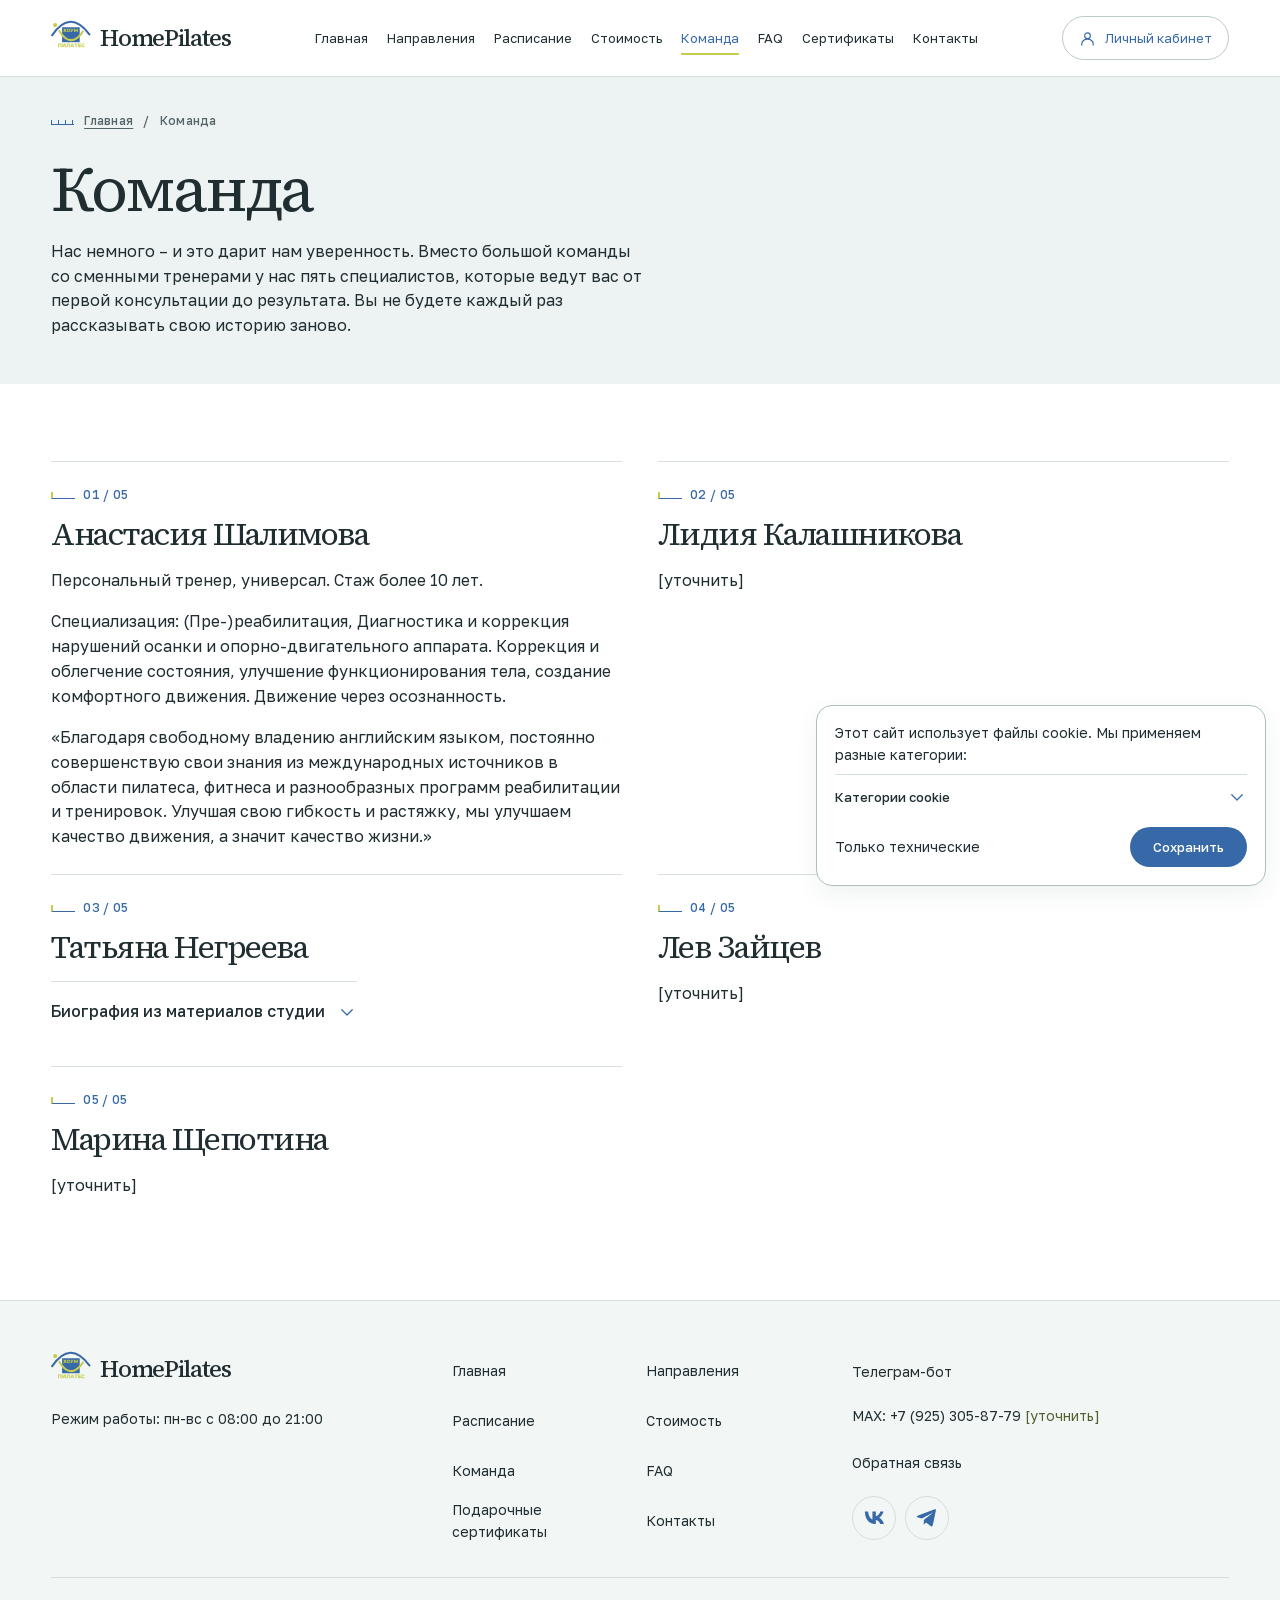
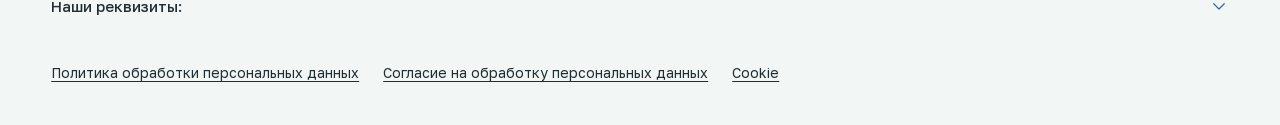
<file: site/komanda/index.html>
<!doctype html><html lang="ru"><head><meta charset="utf-8"><meta name="viewport" content="width=device-width,initial-scale=1"><title>Команда — HomePilates</title><meta name="description" content="Нас немного – и это дарит нам уверенность. Вместо большой команды со сменными тренерами у нас пять специалистов, которые ведут вас от первой консультации до результата. Вы не будете каждый раз рассказывать свою историю заново."><meta name="robots" content="noindex,nofollow"><link rel="icon" href="../assets/logo.svg"><link rel="stylesheet" href="../assets/style.css"><script defer src="../assets/ui.js"></script></head><body><a class="skip" href="#content">К содержанию</a><header class="bar"><div class="wrap bar-inner"><a class="brand" href="../index.html"><img src="../assets/logo.svg" width="38" height="38" alt=""><span>HomePilates</span></a><nav class="nav" aria-label="Основное меню"><a href="../index.html" aria-label="Главная">Главная</a><a href="../napravleniya/index.html" aria-label="Направления">Направления</a><a href="../raspisanie/index.html" aria-label="Расписание">Расписание</a><a href="../stoimost/index.html" aria-label="Стоимость">Стоимость</a><a href="../komanda/index.html" aria-current="page" aria-label="Команда">Команда</a><a href="../faq/index.html" aria-label="FAQ">FAQ</a><a href="../sertifikaty/index.html" aria-label="Подарочные сертификаты">Сертификаты</a><a href="../kontakty/index.html" aria-label="Контакты">Контакты</a></nav><a class="cab" href="../index.html#cabinet" aria-label="Личный кабинет"><svg class="ui-icon" viewBox="0 0 24 24" aria-hidden="true" focusable="false" fill="none" stroke="currentColor" stroke-width="1.65" stroke-linecap="round" stroke-linejoin="round"><path d="M16 8a4 4 0 1 1-8 0 4 4 0 1 1 8 0M4 21v-2a8 6 0 0 1 16 0v2"/></svg><span class="cab-wide">Личный кабинет</span><span class="cab-short">Кабинет</span></a><button class="burger" type="button" aria-label="Открыть меню" aria-expanded="false" aria-haspopup="dialog" aria-controls="sections"><svg class="ui-icon" viewBox="0 0 24 24" aria-hidden="true" focusable="false" fill="none" stroke="currentColor" stroke-width="1.65" stroke-linecap="round" stroke-linejoin="round"><path d="M4 8h16M8 16h12"/></svg></button></div></header><dialog id="sections" class="menu-drawer" aria-labelledby="menu-title"><div class="drawer-head"><h2 id="menu-title">Меню</h2><button type="button" class="drawer-close" aria-label="Закрыть меню" autofocus><svg class="ui-icon" viewBox="0 0 24 24" aria-hidden="true" focusable="false" fill="none" stroke="currentColor" stroke-width="1.65" stroke-linecap="round" stroke-linejoin="round"><path d="m6 6 12 12M18 6 6 18"/></svg></button></div><nav class="drawer-links" aria-label="Основное меню"><a href="../index.html" aria-label="Главная">Главная</a><a href="../napravleniya/index.html" aria-label="Направления">Направления</a><a href="../raspisanie/index.html" aria-label="Расписание">Расписание</a><a href="../stoimost/index.html" aria-label="Стоимость">Стоимость</a><a href="../komanda/index.html" aria-current="page" aria-label="Команда">Команда</a><a href="../faq/index.html" aria-label="FAQ">FAQ</a><a href="../sertifikaty/index.html" aria-label="Подарочные сертификаты">Подарочные сертификаты</a><a href="../kontakty/index.html" aria-label="Контакты">Контакты</a></nav><a class="drawer-account" href="../index.html#cabinet"><svg class="ui-icon" viewBox="0 0 24 24" aria-hidden="true" focusable="false" fill="none" stroke="currentColor" stroke-width="1.65" stroke-linecap="round" stroke-linejoin="round"><path d="M16 8a4 4 0 1 1-8 0 4 4 0 1 1 8 0M4 21v-2a8 6 0 0 1 16 0v2"/></svg>Личный кабинет</a></dialog><main id="content" tabindex="-1"><section class="intro"><div class="wrap"><div class="crumb"><a href="../index.html" class="">Главная</a><span aria-hidden="true">/</span><span>Команда</span></div><div class="intro-grid"><div><h1>Команда</h1><p>Нас немного – и это дарит нам уверенность. Вместо большой команды со сменными тренерами у нас пять специалистов, которые ведут вас от первой консультации до результата. Вы не будете каждый раз рассказывать свою историю заново.</p></div></div></div></section><section class="band wrap people"><article class="person"><div class="eyebrow">01 / 05</div><h2>Анастасия Шалимова</h2><p>Персональный тренер, универсал. Стаж более 10 лет.</p><p>Специализация: (Пре-)реабилитация, Диагностика и коррекция нарушений осанки и опорно-двигательного аппарата. Коррекция и облегчение состояния, улучшение функционирования тела, создание комфортного движения. Движение через осознанность.</p><p>«Благодаря свободному владению английским языком, постоянно совершенствую свои знания из международных источников в области пилатеса, фитнеса и разнообразных программ реабилитации и тренировок. Улучшая свою гибкость и растяжку, мы улучшаем качество движения, а значит качество жизни.»</p></article><article class="person"><div class="eyebrow">02 / 05</div><h2>Лидия Калашникова</h2><p>[уточнить]</p></article><article class="person"><div class="eyebrow">03 / 05</div><h2>Татьяна Негреева</h2><details><summary>Биография из материалов студии</summary><p>Привет, я Татьяна Негреева. Я основала студию HomePilates для того, чтобы делать людей счастливыми и здоровыми. Да, я не боюсь громких заявлений не только потому, что я профессиональный тренер с опытом свыше 15 лет. Моя личная история с травмой позвоночника, которую я решила только с помощью пилатеса, перепробовав множество реабилитационных программ, дала мне вдохновение и заразила желанием развивать эту уникальную методику.</p><p>Я выбрала пилатес, потому что он делает меня лучше. Повышает осознанность в теле, повышает качество движения в пространстве.</p><p>Жду вас у себя в студии homepilates.ru</p><p>До встречи на тренировке.</p><p>С методом Джозефа Пилатеса я познакомилась, когда работала в фитнес индустрии. Затем я прошла множество профессиональных обучающих программ по пилатесу в России, США и Европе, после чего основала студию HomePilates.</p><p>Для меня пилатес это волшебная палочка в ежедневной работе над красотой и здоровьем собственного тела!</p><p>Актуальный стаж — [уточнить].</p></details></article><article class="person"><div class="eyebrow">04 / 05</div><h2>Лев Зайцев</h2><p>[уточнить]</p></article><article class="person"><div class="eyebrow">05 / 05</div><h2>Марина Щепотина</h2><p>[уточнить]</p></article></section></main><footer><div class="wrap"><div class="footgrid"><div><a class="brand" href="../index.html"><img src="../assets/logo.svg" width="38" height="38" alt=""><span>HomePilates</span></a><p>Режим работы: пн-вс с 08:00 до 21:00</p></div><nav class="footnav" aria-label="Разделы в подвале"><a href="../index.html" aria-label="Главная">Главная</a><a href="../napravleniya/index.html" aria-label="Направления">Направления</a><a href="../raspisanie/index.html" aria-label="Расписание">Расписание</a><a href="../stoimost/index.html" aria-label="Стоимость">Стоимость</a><a href="../komanda/index.html" aria-current="page" aria-label="Команда">Команда</a><a href="../faq/index.html" aria-label="FAQ">FAQ</a><a href="../sertifikaty/index.html" aria-label="Подарочные сертификаты">Подарочные сертификаты</a><a href="../kontakty/index.html" aria-label="Контакты">Контакты</a></nav><div class="contact-lines"><a href="https://t.me/Home_Pilates_bot" class="">Телеграм-бот</a><span>MAX: +7 (925) 305-87-79 <span class="missing">[уточнить]</span></span><a href="../kontakty/index.html#feedback" class="">Обратная связь</a><div class="social"><a aria-label="ВК" href="https://vk.ru/club219971929"><svg viewBox="0 0 24 24" aria-hidden="true"><path d="M2 5h3.6c.4 5 2.7 8 4.7 8.7V5H14v5.1c2-.2 4.1-2.6 4.9-5.1h3.5c-.7 3.2-3 5.7-4.7 6.8 1.7.9 4.3 3.1 5.1 6.7h-3.9c-.9-2.3-2.6-4.1-4.9-4.4v4.4h-.6C6.1 18.5 2.5 13.5 2 5Z"/></svg></a><a aria-label="Телеграм" href="https://t.me/homepilates"><svg viewBox="0 0 24 24" aria-hidden="true"><path d="M21.8 3.2 18.3 20c-.3 1.2-1 1.5-2 .9l-5.4-4-2.6 2.5.4-5.6L18.9 5.9 6.3 12.6l-4.8-1.5c-1-.3-1-1 .2-1.5L20.4 2.5c.9-.3 1.6.1 1.4.7Z"/></svg></a></div></div></div><div class="legal"><details><summary>Наши реквизиты:</summary><dl><dt>Название организации</dt><dd>ИНДИВИДУАЛЬНЫЙ ПРЕДПРИНИМАТЕЛЬ НЕГРЕЕВА ТАТЬЯНА ОЛЕГОВНА</dd><dt>Юридический адрес организации</dt><dd>115612, РОССИЯ, Г МОСКВА, УЛ БРАТЕЕВСКАЯ, Д 21, СТР 1, КВ 60</dd><dt>ИНН</dt><dd>772472229419</dd><dt>ОГРН/ОГРНИП</dt><dd>321774600524520</dd><dt>Расчетный счет</dt><dd>40802810700002570572</dd><dt>Банк</dt><dd>АО «ТБанк»</dd><dt>ИНН банка</dt><dd>7710140679</dd><dt>БИК банка</dt><dd>044525974</dd><dt>Корреспондентский счет банка</dt><dd>30101810145250000974</dd><dt>Юридический адрес банка</dt><dd>127287, г. Москва, ул. Хуторская 2-я, д. 38А, стр. 26</dd></dl></details><div class="policy-links"><a href="../legal/policy/index.html" class="">Политика обработки персональных данных</a><a href="../legal/approval/index.html" class="">Согласие на обработку персональных данных</a><button data-cookie-open>Cookie</button></div></div></div></footer><form class="cookie-box" aria-label="Cookie" hidden><p>Этот сайт использует файлы cookie. Мы применяем разные категории:</p><details><summary>Категории cookie</summary><div class="cookie-opts"><label class="check"><input type="checkbox" name="essential-cookie" checked disabled><span>Технические, чтобы сайт работал корректно: запоминают сессию, корзину, выбранный язык интерфейса. Работают без вашего отдельного согласия — без них функционал был бы ограничен;</span></label><label class="check"><input type="checkbox" name="analytics" ><span>Аналитические, чтобы понимать, как посетители взаимодействуют с сайтом (Яндекс.Метрика). Установка таких cookie происходит только после того, как вы дадите согласие;</span></label><label class="check"><input type="checkbox" name="ads" ><span>Рекламные, чтобы показывать вам релевантные объявления. Для этого могут подключаться сторонние рекламные сети.</span></label></div></details><div class="cookie-foot"><button class="textlink" name="essential">Только технические</button><button class="action" name="save">Сохранить</button></div></form></body></html>
</file>
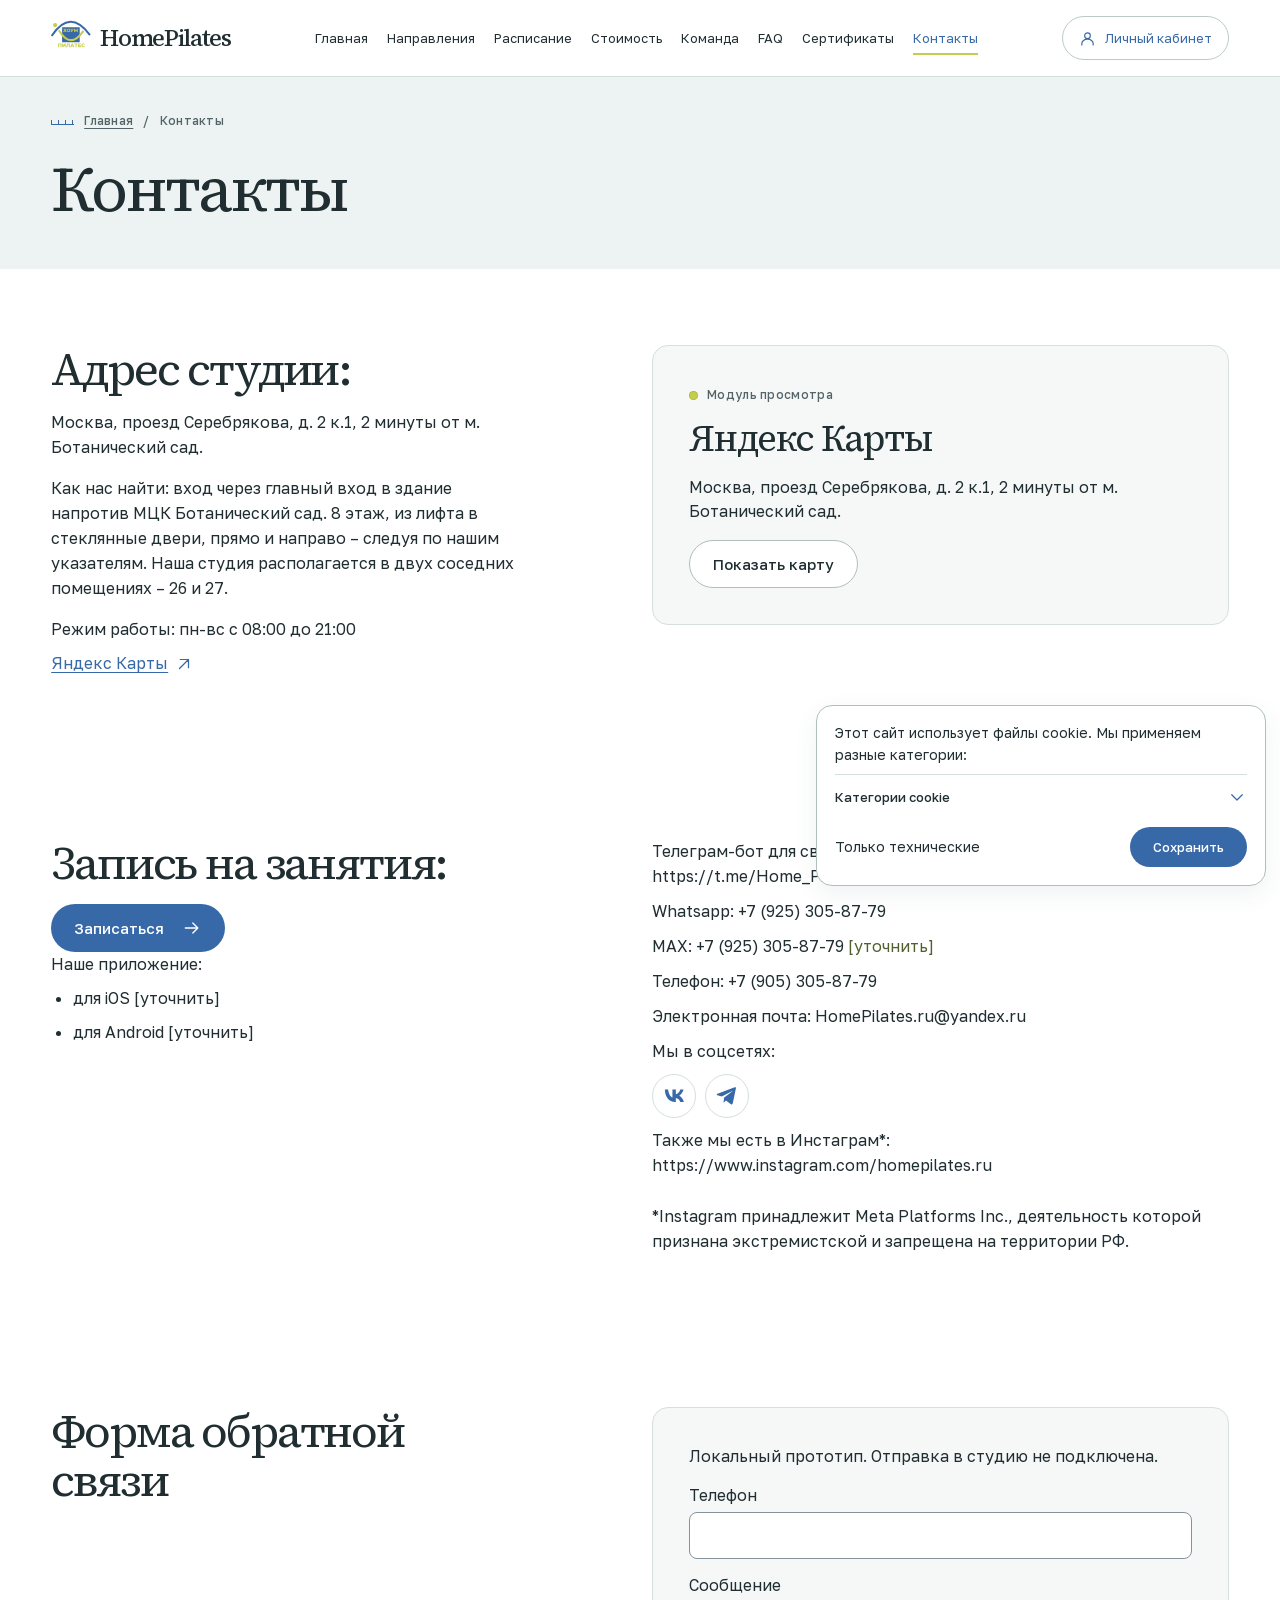
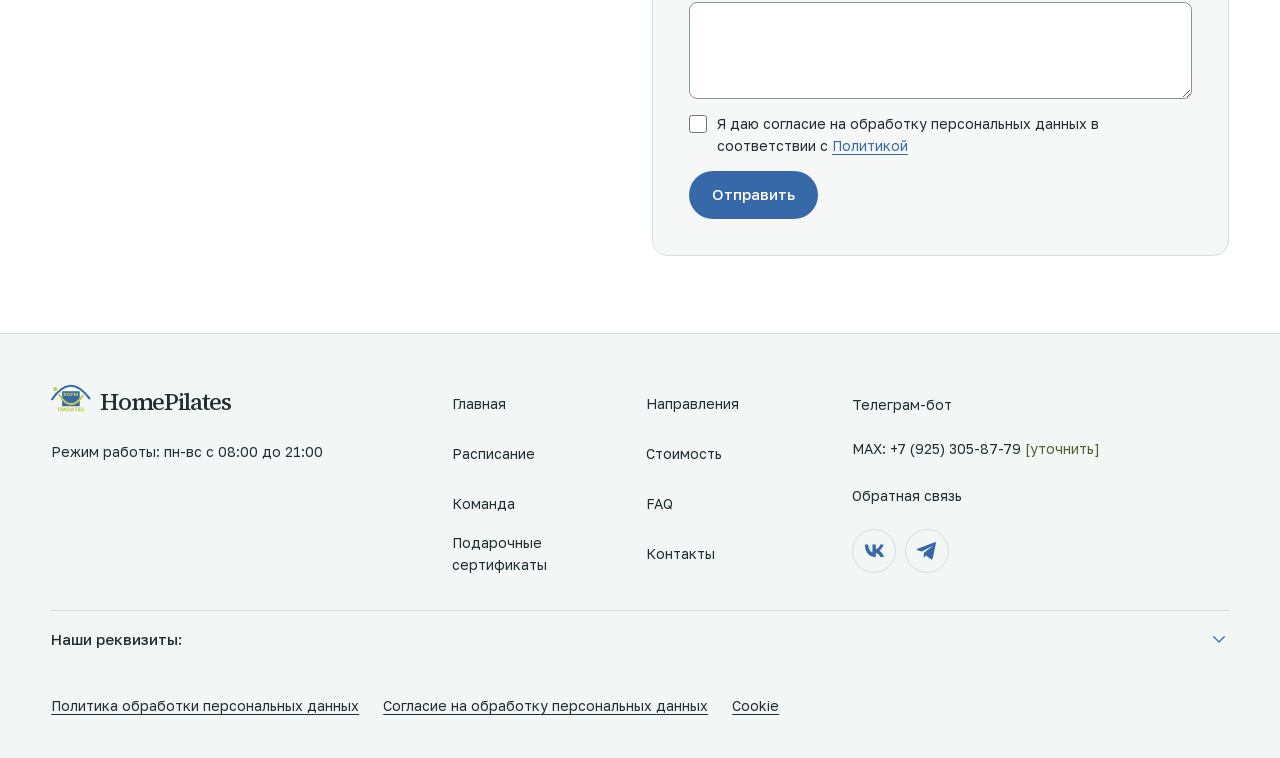
<file: site/kontakty/index.html>
<!doctype html><html lang="ru"><head><meta charset="utf-8"><meta name="viewport" content="width=device-width,initial-scale=1"><title>Контакты — HomePilates</title><meta name="description" content="Москва, проезд Серебрякова, д. 2 к.1, 2 минуты от м. Ботанический сад."><meta name="robots" content="noindex,nofollow"><link rel="icon" href="../assets/logo.svg"><link rel="stylesheet" href="../assets/style.css"><script defer src="../assets/ui.js"></script></head><body><a class="skip" href="#content">К содержанию</a><header class="bar"><div class="wrap bar-inner"><a class="brand" href="../index.html"><img src="../assets/logo.svg" width="38" height="38" alt=""><span>HomePilates</span></a><nav class="nav" aria-label="Основное меню"><a href="../index.html" aria-label="Главная">Главная</a><a href="../napravleniya/index.html" aria-label="Направления">Направления</a><a href="../raspisanie/index.html" aria-label="Расписание">Расписание</a><a href="../stoimost/index.html" aria-label="Стоимость">Стоимость</a><a href="../komanda/index.html" aria-label="Команда">Команда</a><a href="../faq/index.html" aria-label="FAQ">FAQ</a><a href="../sertifikaty/index.html" aria-label="Подарочные сертификаты">Сертификаты</a><a href="../kontakty/index.html" aria-current="page" aria-label="Контакты">Контакты</a></nav><a class="cab" href="../index.html#cabinet" aria-label="Личный кабинет"><svg class="ui-icon" viewBox="0 0 24 24" aria-hidden="true" focusable="false" fill="none" stroke="currentColor" stroke-width="1.65" stroke-linecap="round" stroke-linejoin="round"><path d="M16 8a4 4 0 1 1-8 0 4 4 0 1 1 8 0M4 21v-2a8 6 0 0 1 16 0v2"/></svg><span class="cab-wide">Личный кабинет</span><span class="cab-short">Кабинет</span></a><button class="burger" type="button" aria-label="Открыть меню" aria-expanded="false" aria-haspopup="dialog" aria-controls="sections"><svg class="ui-icon" viewBox="0 0 24 24" aria-hidden="true" focusable="false" fill="none" stroke="currentColor" stroke-width="1.65" stroke-linecap="round" stroke-linejoin="round"><path d="M4 8h16M8 16h12"/></svg></button></div></header><dialog id="sections" class="menu-drawer" aria-labelledby="menu-title"><div class="drawer-head"><h2 id="menu-title">Меню</h2><button type="button" class="drawer-close" aria-label="Закрыть меню" autofocus><svg class="ui-icon" viewBox="0 0 24 24" aria-hidden="true" focusable="false" fill="none" stroke="currentColor" stroke-width="1.65" stroke-linecap="round" stroke-linejoin="round"><path d="m6 6 12 12M18 6 6 18"/></svg></button></div><nav class="drawer-links" aria-label="Основное меню"><a href="../index.html" aria-label="Главная">Главная</a><a href="../napravleniya/index.html" aria-label="Направления">Направления</a><a href="../raspisanie/index.html" aria-label="Расписание">Расписание</a><a href="../stoimost/index.html" aria-label="Стоимость">Стоимость</a><a href="../komanda/index.html" aria-label="Команда">Команда</a><a href="../faq/index.html" aria-label="FAQ">FAQ</a><a href="../sertifikaty/index.html" aria-label="Подарочные сертификаты">Подарочные сертификаты</a><a href="../kontakty/index.html" aria-current="page" aria-label="Контакты">Контакты</a></nav><a class="drawer-account" href="../index.html#cabinet"><svg class="ui-icon" viewBox="0 0 24 24" aria-hidden="true" focusable="false" fill="none" stroke="currentColor" stroke-width="1.65" stroke-linecap="round" stroke-linejoin="round"><path d="M16 8a4 4 0 1 1-8 0 4 4 0 1 1 8 0M4 21v-2a8 6 0 0 1 16 0v2"/></svg>Личный кабинет</a></dialog><main id="content" tabindex="-1"><section class="intro"><div class="wrap"><div class="crumb"><a href="../index.html" class="">Главная</a><span aria-hidden="true">/</span><span>Контакты</span></div><div class="intro-grid"><div><h1>Контакты</h1></div></div></div></section><section class="band wrap split"><div><h2>Адрес студии:</h2><div><p>Москва, проезд Серебрякова, д. 2 к.1, 2 минуты от м. Ботанический сад.</p><p>Как нас найти: вход через главный вход в здание напротив МЦК Ботанический сад. 8 этаж, из лифта в стеклянные двери, прямо и направо – следуя по нашим указателям. Наша студия располагается в двух соседних помещениях – 26 и 27.</p><p>Режим работы: пн-вс с 08:00 до 21:00</p></div><div class="actions"><a class="textlink go" href="https://yandex.ru/maps/org/home_pilates/224551029743/">Яндекс Карты</a></div></div><div class="service" data-view="https://yandex.ru/map-widget/v1/?oid=224551029743&amp;ol=biz&amp;z=16"><div class="eyebrow"><span class="dot" aria-hidden="true"></span>Модуль просмотра</div><h3>Яндекс Карты</h3><p>Москва, проезд Серебрякова, д. 2 к.1, 2 минуты от м. Ботанический сад.</p><button class="outline" type="button" aria-expanded="false">Показать карту</button><div class="viewer" hidden></div></div></section><section class="band wrap split"><div><h2>Запись на занятия:</h2><div class="actions"><a href="../raspisanie/index.html" class="action">Записаться<svg class="ui-icon" viewBox="0 0 24 24" aria-hidden="true" focusable="false" fill="none" stroke="currentColor" stroke-width="1.65" stroke-linecap="round" stroke-linejoin="round"><path d="M4 12h15m-6-6 6 6-6 6"/></svg></a></div><div><span class="cap">Наше приложение:</span><ul class="list"><li>для iOS [уточнить]</li><li>для Android [уточнить]</li></ul></div></div><div class="contact-lines"><span>Телеграм-бот для связи с администратором: <a class="textlink" href="https://t.me/Home_Pilates_bot">https://t.me/Home_Pilates_bot</a></span><span>Whatsapp: <a class="textlink" href="https://wa.me/79253058779">+7 (925) 305-87-79</a></span><span>MAX: +7 (925) 305-87-79 <span class="missing">[уточнить]</span></span><span>Телефон: <a class="textlink" href="tel:+79053058779">+7 (905) 305-87-79</a></span><span>Электронная почта: <a class="textlink" href="mailto:HomePilates.ru@yandex.ru">HomePilates.ru@yandex.ru</a></span><span>Мы в соцсетях:</span><div class="social"><a aria-label="ВК" href="https://vk.ru/club219971929"><svg viewBox="0 0 24 24" aria-hidden="true"><path d="M2 5h3.6c.4 5 2.7 8 4.7 8.7V5H14v5.1c2-.2 4.1-2.6 4.9-5.1h3.5c-.7 3.2-3 5.7-4.7 6.8 1.7.9 4.3 3.1 5.1 6.7h-3.9c-.9-2.3-2.6-4.1-4.9-4.4v4.4h-.6C6.1 18.5 2.5 13.5 2 5Z"/></svg></a><a aria-label="Телеграм" href="https://t.me/homepilates"><svg viewBox="0 0 24 24" aria-hidden="true"><path d="M21.8 3.2 18.3 20c-.3 1.2-1 1.5-2 .9l-5.4-4-2.6 2.5.4-5.6L18.9 5.9 6.3 12.6l-4.8-1.5c-1-.3-1-1 .2-1.5L20.4 2.5c.9-.3 1.6.1 1.4.7Z"/></svg></a></div><span>Также мы есть в Инстаграм*: <a class="textlink" href="https://www.instagram.com/homepilates.ru">https://www.instagram.com/homepilates.ru</a></span><p>*Instagram принадлежит Meta Platforms Inc., деятельность которой признана экстремистской и запрещена на территории РФ.</p></div></section><section id="feedback" class="band wrap split"><h2>Форма обратной связи</h2><form class="form-grid" data-feedback><p>Локальный прототип. Отправка в студию не подключена.</p><label>Телефон<input type="tel" autocomplete="tel" required></label><label>Сообщение<textarea rows="3" required></textarea></label><label class="check"><input type="checkbox" required><span>Я даю согласие на обработку персональных данных в соответствии с <a href="../legal/policy/index.html" class="under">Политикой</a></span></label><button class="action" type="submit">Отправить</button><p role="status" class="feedback-status"></p></form></section></main><footer><div class="wrap"><div class="footgrid"><div><a class="brand" href="../index.html"><img src="../assets/logo.svg" width="38" height="38" alt=""><span>HomePilates</span></a><p>Режим работы: пн-вс с 08:00 до 21:00</p></div><nav class="footnav" aria-label="Разделы в подвале"><a href="../index.html" aria-label="Главная">Главная</a><a href="../napravleniya/index.html" aria-label="Направления">Направления</a><a href="../raspisanie/index.html" aria-label="Расписание">Расписание</a><a href="../stoimost/index.html" aria-label="Стоимость">Стоимость</a><a href="../komanda/index.html" aria-label="Команда">Команда</a><a href="../faq/index.html" aria-label="FAQ">FAQ</a><a href="../sertifikaty/index.html" aria-label="Подарочные сертификаты">Подарочные сертификаты</a><a href="../kontakty/index.html" aria-current="page" aria-label="Контакты">Контакты</a></nav><div class="contact-lines"><a href="https://t.me/Home_Pilates_bot" class="">Телеграм-бот</a><span>MAX: +7 (925) 305-87-79 <span class="missing">[уточнить]</span></span><a href="../kontakty/index.html#feedback" class="">Обратная связь</a><div class="social"><a aria-label="ВК" href="https://vk.ru/club219971929"><svg viewBox="0 0 24 24" aria-hidden="true"><path d="M2 5h3.6c.4 5 2.7 8 4.7 8.7V5H14v5.1c2-.2 4.1-2.6 4.9-5.1h3.5c-.7 3.2-3 5.7-4.7 6.8 1.7.9 4.3 3.1 5.1 6.7h-3.9c-.9-2.3-2.6-4.1-4.9-4.4v4.4h-.6C6.1 18.5 2.5 13.5 2 5Z"/></svg></a><a aria-label="Телеграм" href="https://t.me/homepilates"><svg viewBox="0 0 24 24" aria-hidden="true"><path d="M21.8 3.2 18.3 20c-.3 1.2-1 1.5-2 .9l-5.4-4-2.6 2.5.4-5.6L18.9 5.9 6.3 12.6l-4.8-1.5c-1-.3-1-1 .2-1.5L20.4 2.5c.9-.3 1.6.1 1.4.7Z"/></svg></a></div></div></div><div class="legal"><details><summary>Наши реквизиты:</summary><dl><dt>Название организации</dt><dd>ИНДИВИДУАЛЬНЫЙ ПРЕДПРИНИМАТЕЛЬ НЕГРЕЕВА ТАТЬЯНА ОЛЕГОВНА</dd><dt>Юридический адрес организации</dt><dd>115612, РОССИЯ, Г МОСКВА, УЛ БРАТЕЕВСКАЯ, Д 21, СТР 1, КВ 60</dd><dt>ИНН</dt><dd>772472229419</dd><dt>ОГРН/ОГРНИП</dt><dd>321774600524520</dd><dt>Расчетный счет</dt><dd>40802810700002570572</dd><dt>Банк</dt><dd>АО «ТБанк»</dd><dt>ИНН банка</dt><dd>7710140679</dd><dt>БИК банка</dt><dd>044525974</dd><dt>Корреспондентский счет банка</dt><dd>30101810145250000974</dd><dt>Юридический адрес банка</dt><dd>127287, г. Москва, ул. Хуторская 2-я, д. 38А, стр. 26</dd></dl></details><div class="policy-links"><a href="../legal/policy/index.html" class="">Политика обработки персональных данных</a><a href="../legal/approval/index.html" class="">Согласие на обработку персональных данных</a><button data-cookie-open>Cookie</button></div></div></div></footer><form class="cookie-box" aria-label="Cookie" hidden><p>Этот сайт использует файлы cookie. Мы применяем разные категории:</p><details><summary>Категории cookie</summary><div class="cookie-opts"><label class="check"><input type="checkbox" name="essential-cookie" checked disabled><span>Технические, чтобы сайт работал корректно: запоминают сессию, корзину, выбранный язык интерфейса. Работают без вашего отдельного согласия — без них функционал был бы ограничен;</span></label><label class="check"><input type="checkbox" name="analytics" ><span>Аналитические, чтобы понимать, как посетители взаимодействуют с сайтом (Яндекс.Метрика). Установка таких cookie происходит только после того, как вы дадите согласие;</span></label><label class="check"><input type="checkbox" name="ads" ><span>Рекламные, чтобы показывать вам релевантные объявления. Для этого могут подключаться сторонние рекламные сети.</span></label></div></details><div class="cookie-foot"><button class="textlink" name="essential">Только технические</button><button class="action" name="save">Сохранить</button></div></form></body></html>
</file>
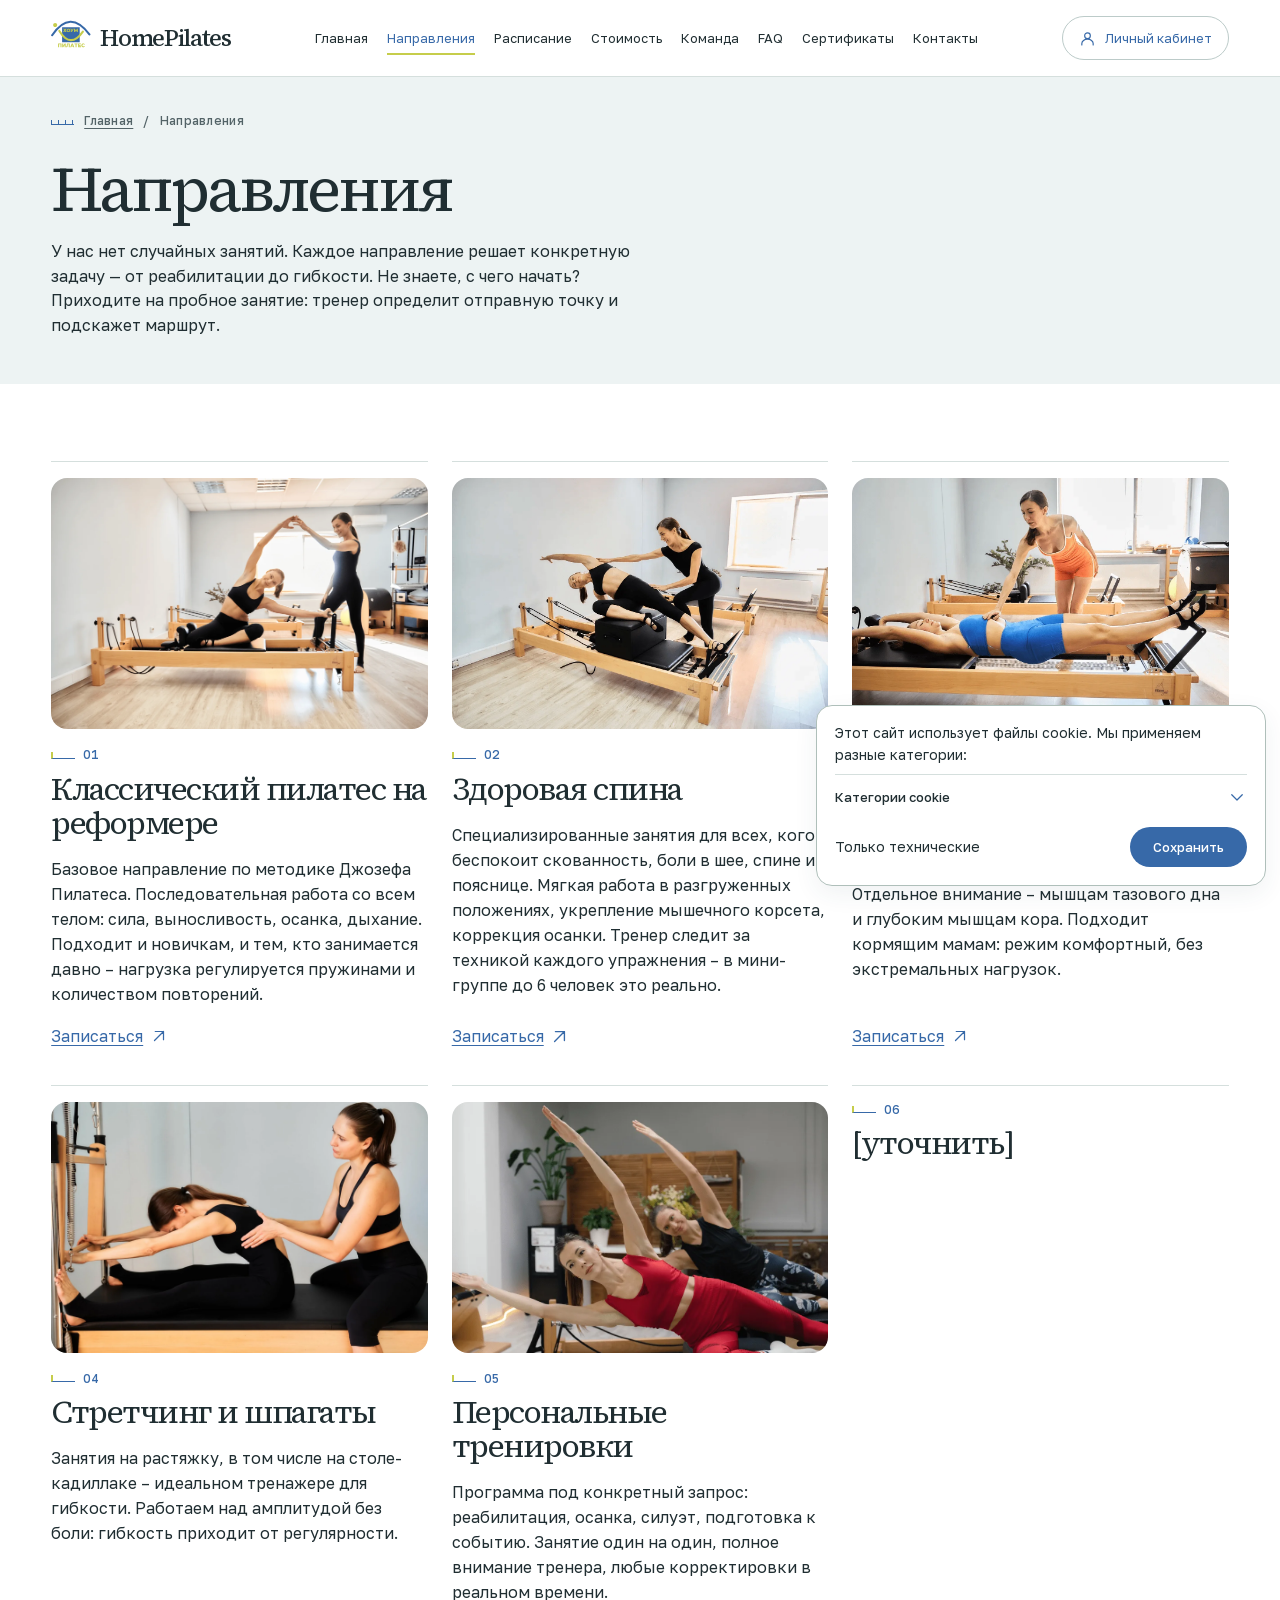
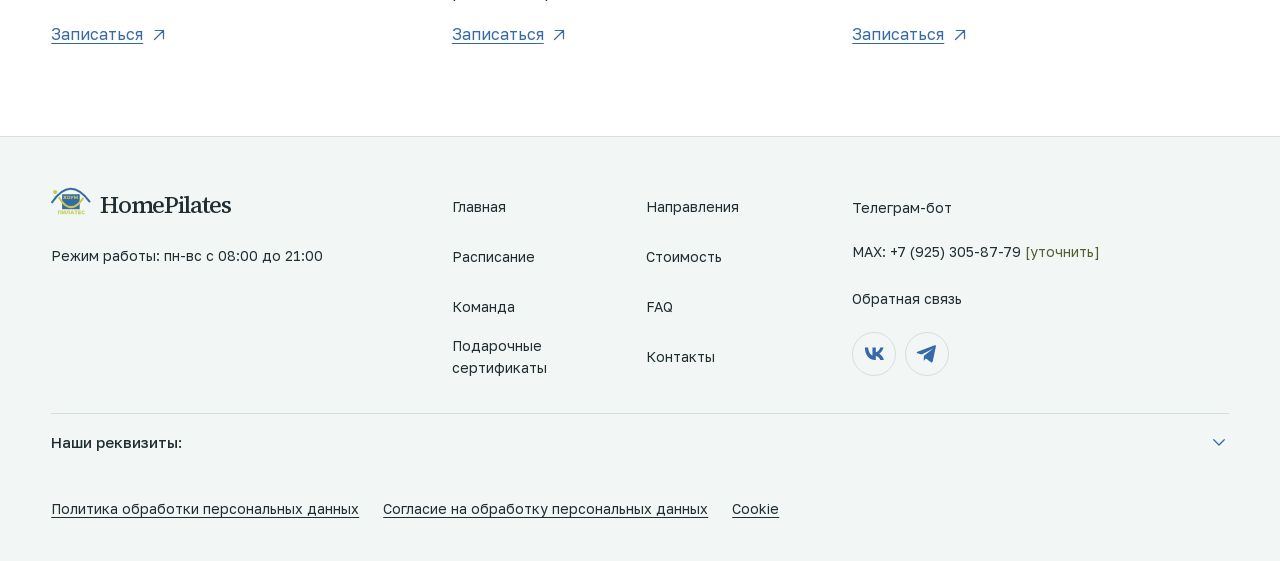
<file: site/napravleniya/index.html>
<!doctype html><html lang="ru"><head><meta charset="utf-8"><meta name="viewport" content="width=device-width,initial-scale=1"><title>Направления — HomePilates</title><meta name="description" content="У нас нет случайных занятий. Каждое направление решает конкретную задачу — от реабилитации до гибкости. Не знаете, с чего начать? Приходите на пробное занятие: тренер определит отправную точку и подскажет маршрут."><meta name="robots" content="noindex,nofollow"><link rel="icon" href="../assets/logo.svg"><link rel="stylesheet" href="../assets/style.css"><script defer src="../assets/ui.js"></script></head><body><a class="skip" href="#content">К содержанию</a><header class="bar"><div class="wrap bar-inner"><a class="brand" href="../index.html"><img src="../assets/logo.svg" width="38" height="38" alt=""><span>HomePilates</span></a><nav class="nav" aria-label="Основное меню"><a href="../index.html" aria-label="Главная">Главная</a><a href="../napravleniya/index.html" aria-current="page" aria-label="Направления">Направления</a><a href="../raspisanie/index.html" aria-label="Расписание">Расписание</a><a href="../stoimost/index.html" aria-label="Стоимость">Стоимость</a><a href="../komanda/index.html" aria-label="Команда">Команда</a><a href="../faq/index.html" aria-label="FAQ">FAQ</a><a href="../sertifikaty/index.html" aria-label="Подарочные сертификаты">Сертификаты</a><a href="../kontakty/index.html" aria-label="Контакты">Контакты</a></nav><a class="cab" href="../index.html#cabinet" aria-label="Личный кабинет"><svg class="ui-icon" viewBox="0 0 24 24" aria-hidden="true" focusable="false" fill="none" stroke="currentColor" stroke-width="1.65" stroke-linecap="round" stroke-linejoin="round"><path d="M16 8a4 4 0 1 1-8 0 4 4 0 1 1 8 0M4 21v-2a8 6 0 0 1 16 0v2"/></svg><span class="cab-wide">Личный кабинет</span><span class="cab-short">Кабинет</span></a><button class="burger" type="button" aria-label="Открыть меню" aria-expanded="false" aria-haspopup="dialog" aria-controls="sections"><svg class="ui-icon" viewBox="0 0 24 24" aria-hidden="true" focusable="false" fill="none" stroke="currentColor" stroke-width="1.65" stroke-linecap="round" stroke-linejoin="round"><path d="M4 8h16M8 16h12"/></svg></button></div></header><dialog id="sections" class="menu-drawer" aria-labelledby="menu-title"><div class="drawer-head"><h2 id="menu-title">Меню</h2><button type="button" class="drawer-close" aria-label="Закрыть меню" autofocus><svg class="ui-icon" viewBox="0 0 24 24" aria-hidden="true" focusable="false" fill="none" stroke="currentColor" stroke-width="1.65" stroke-linecap="round" stroke-linejoin="round"><path d="m6 6 12 12M18 6 6 18"/></svg></button></div><nav class="drawer-links" aria-label="Основное меню"><a href="../index.html" aria-label="Главная">Главная</a><a href="../napravleniya/index.html" aria-current="page" aria-label="Направления">Направления</a><a href="../raspisanie/index.html" aria-label="Расписание">Расписание</a><a href="../stoimost/index.html" aria-label="Стоимость">Стоимость</a><a href="../komanda/index.html" aria-label="Команда">Команда</a><a href="../faq/index.html" aria-label="FAQ">FAQ</a><a href="../sertifikaty/index.html" aria-label="Подарочные сертификаты">Подарочные сертификаты</a><a href="../kontakty/index.html" aria-label="Контакты">Контакты</a></nav><a class="drawer-account" href="../index.html#cabinet"><svg class="ui-icon" viewBox="0 0 24 24" aria-hidden="true" focusable="false" fill="none" stroke="currentColor" stroke-width="1.65" stroke-linecap="round" stroke-linejoin="round"><path d="M16 8a4 4 0 1 1-8 0 4 4 0 1 1 8 0M4 21v-2a8 6 0 0 1 16 0v2"/></svg>Личный кабинет</a></dialog><main id="content" tabindex="-1"><section class="intro"><div class="wrap"><div class="crumb"><a href="../index.html" class="">Главная</a><span aria-hidden="true">/</span><span>Направления</span></div><div class="intro-grid"><div><h1>Направления</h1><p>У нас нет случайных занятий. Каждое направление решает конкретную задачу — от реабилитации до гибкости. Не знаете, с чего начать? Приходите на пробное занятие: тренер определит отправную точку и подскажет маршрут.</p></div></div></div></section><div class="band wrap tiles"><article class="card"><figure><img class="photo " src="../assets/3138_zanyatie-pilatesom_3.webp" alt="Боковое вытяжение на реформере с тренером" loading="lazy" decoding="async"></figure><span class="section-id" aria-hidden="true">01</span><h2>Классический пилатес на реформере</h2><p>Базовое направление по методике Джозефа Пилатеса. Последовательная работа со всем телом: сила, выносливость, осанка, дыхание. Подходит и новичкам, и тем, кто занимается давно – нагрузка регулируется пружинами и количеством повторений.</p><a class="textlink go" href="../raspisanie/index.html">Записаться</a></article><article class="card"><figure><img class="photo " src="../assets/6437_krasivyj-trener-prid.webp" alt="Тренер направляет движение на реформере" loading="lazy" decoding="async"></figure><span class="section-id" aria-hidden="true">02</span><h2>Здоровая спина</h2><p>Специализированные занятия для всех, кого беспокоит скованность, боли в шее, спине и пояснице. Мягкая работа в разгруженных положениях, укрепление мышечного корсета, коррекция осанки. Тренер следит за техникой каждого упражнения – в мини-группе до 6 человек это реально.</p><a class="textlink go" href="../raspisanie/index.html">Записаться</a></article><article class="card"><figure><img class="photo " src="../assets/6637_trener-priderzhivaet.webp" alt="Упражнение лёжа на реформере" loading="lazy" decoding="async"></figure><span class="section-id" aria-hidden="true">03</span><h2>Восстановление после родов</h2><p>Бережное возвращение тела к активности. Отдельное внимание – мышцам тазового дна и глубоким мышцам кора. Подходит кормящим мамам: режим комфортный, без экстремальных нагрузок.</p><a class="textlink go" href="../raspisanie/index.html">Записаться</a></article><article class="card"><figure><img class="photo " src="../assets/3964_IMG_9173_1-min.webp" alt="Упражнение на растяжку с тренером" loading="lazy" decoding="async"></figure><span class="section-id" aria-hidden="true">04</span><h2>Стретчинг и шпагаты</h2><p>Занятия на растяжку, в том числе на столе-кадиллаке – идеальном тренажере для гибкости. Работаем над амплитудой без боли: гибкость приходит от регулярности.</p><a class="textlink go" href="../raspisanie/index.html">Записаться</a></article><article class="card"><figure><img class="photo " src="../assets/3838_devushka-s-trenerom-.webp" alt="Тренер помогает выполнить боковой наклон" loading="lazy" decoding="async"></figure><span class="section-id" aria-hidden="true">05</span><h2>Персональные тренировки</h2><p>Программа под конкретный запрос: реабилитация, осанка, силуэт, подготовка к событию. Занятие один на один, полное внимание тренера, любые корректировки в реальном времени.</p><a class="textlink go" href="../raspisanie/index.html">Записаться</a></article><article class="card"><span class="section-id" aria-hidden="true">06</span><h2>[уточнить]</h2><a class="textlink go" href="../raspisanie/index.html">Записаться</a></article></div></main><footer><div class="wrap"><div class="footgrid"><div><a class="brand" href="../index.html"><img src="../assets/logo.svg" width="38" height="38" alt=""><span>HomePilates</span></a><p>Режим работы: пн-вс с 08:00 до 21:00</p></div><nav class="footnav" aria-label="Разделы в подвале"><a href="../index.html" aria-label="Главная">Главная</a><a href="../napravleniya/index.html" aria-current="page" aria-label="Направления">Направления</a><a href="../raspisanie/index.html" aria-label="Расписание">Расписание</a><a href="../stoimost/index.html" aria-label="Стоимость">Стоимость</a><a href="../komanda/index.html" aria-label="Команда">Команда</a><a href="../faq/index.html" aria-label="FAQ">FAQ</a><a href="../sertifikaty/index.html" aria-label="Подарочные сертификаты">Подарочные сертификаты</a><a href="../kontakty/index.html" aria-label="Контакты">Контакты</a></nav><div class="contact-lines"><a href="https://t.me/Home_Pilates_bot" class="">Телеграм-бот</a><span>MAX: +7 (925) 305-87-79 <span class="missing">[уточнить]</span></span><a href="../kontakty/index.html#feedback" class="">Обратная связь</a><div class="social"><a aria-label="ВК" href="https://vk.ru/club219971929"><svg viewBox="0 0 24 24" aria-hidden="true"><path d="M2 5h3.6c.4 5 2.7 8 4.7 8.7V5H14v5.1c2-.2 4.1-2.6 4.9-5.1h3.5c-.7 3.2-3 5.7-4.7 6.8 1.7.9 4.3 3.1 5.1 6.7h-3.9c-.9-2.3-2.6-4.1-4.9-4.4v4.4h-.6C6.1 18.5 2.5 13.5 2 5Z"/></svg></a><a aria-label="Телеграм" href="https://t.me/homepilates"><svg viewBox="0 0 24 24" aria-hidden="true"><path d="M21.8 3.2 18.3 20c-.3 1.2-1 1.5-2 .9l-5.4-4-2.6 2.5.4-5.6L18.9 5.9 6.3 12.6l-4.8-1.5c-1-.3-1-1 .2-1.5L20.4 2.5c.9-.3 1.6.1 1.4.7Z"/></svg></a></div></div></div><div class="legal"><details><summary>Наши реквизиты:</summary><dl><dt>Название организации</dt><dd>ИНДИВИДУАЛЬНЫЙ ПРЕДПРИНИМАТЕЛЬ НЕГРЕЕВА ТАТЬЯНА ОЛЕГОВНА</dd><dt>Юридический адрес организации</dt><dd>115612, РОССИЯ, Г МОСКВА, УЛ БРАТЕЕВСКАЯ, Д 21, СТР 1, КВ 60</dd><dt>ИНН</dt><dd>772472229419</dd><dt>ОГРН/ОГРНИП</dt><dd>321774600524520</dd><dt>Расчетный счет</dt><dd>40802810700002570572</dd><dt>Банк</dt><dd>АО «ТБанк»</dd><dt>ИНН банка</dt><dd>7710140679</dd><dt>БИК банка</dt><dd>044525974</dd><dt>Корреспондентский счет банка</dt><dd>30101810145250000974</dd><dt>Юридический адрес банка</dt><dd>127287, г. Москва, ул. Хуторская 2-я, д. 38А, стр. 26</dd></dl></details><div class="policy-links"><a href="../legal/policy/index.html" class="">Политика обработки персональных данных</a><a href="../legal/approval/index.html" class="">Согласие на обработку персональных данных</a><button data-cookie-open>Cookie</button></div></div></div></footer><form class="cookie-box" aria-label="Cookie" hidden><p>Этот сайт использует файлы cookie. Мы применяем разные категории:</p><details><summary>Категории cookie</summary><div class="cookie-opts"><label class="check"><input type="checkbox" name="essential-cookie" checked disabled><span>Технические, чтобы сайт работал корректно: запоминают сессию, корзину, выбранный язык интерфейса. Работают без вашего отдельного согласия — без них функционал был бы ограничен;</span></label><label class="check"><input type="checkbox" name="analytics" ><span>Аналитические, чтобы понимать, как посетители взаимодействуют с сайтом (Яндекс.Метрика). Установка таких cookie происходит только после того, как вы дадите согласие;</span></label><label class="check"><input type="checkbox" name="ads" ><span>Рекламные, чтобы показывать вам релевантные объявления. Для этого могут подключаться сторонние рекламные сети.</span></label></div></details><div class="cookie-foot"><button class="textlink" name="essential">Только технические</button><button class="action" name="save">Сохранить</button></div></form></body></html>
</file>
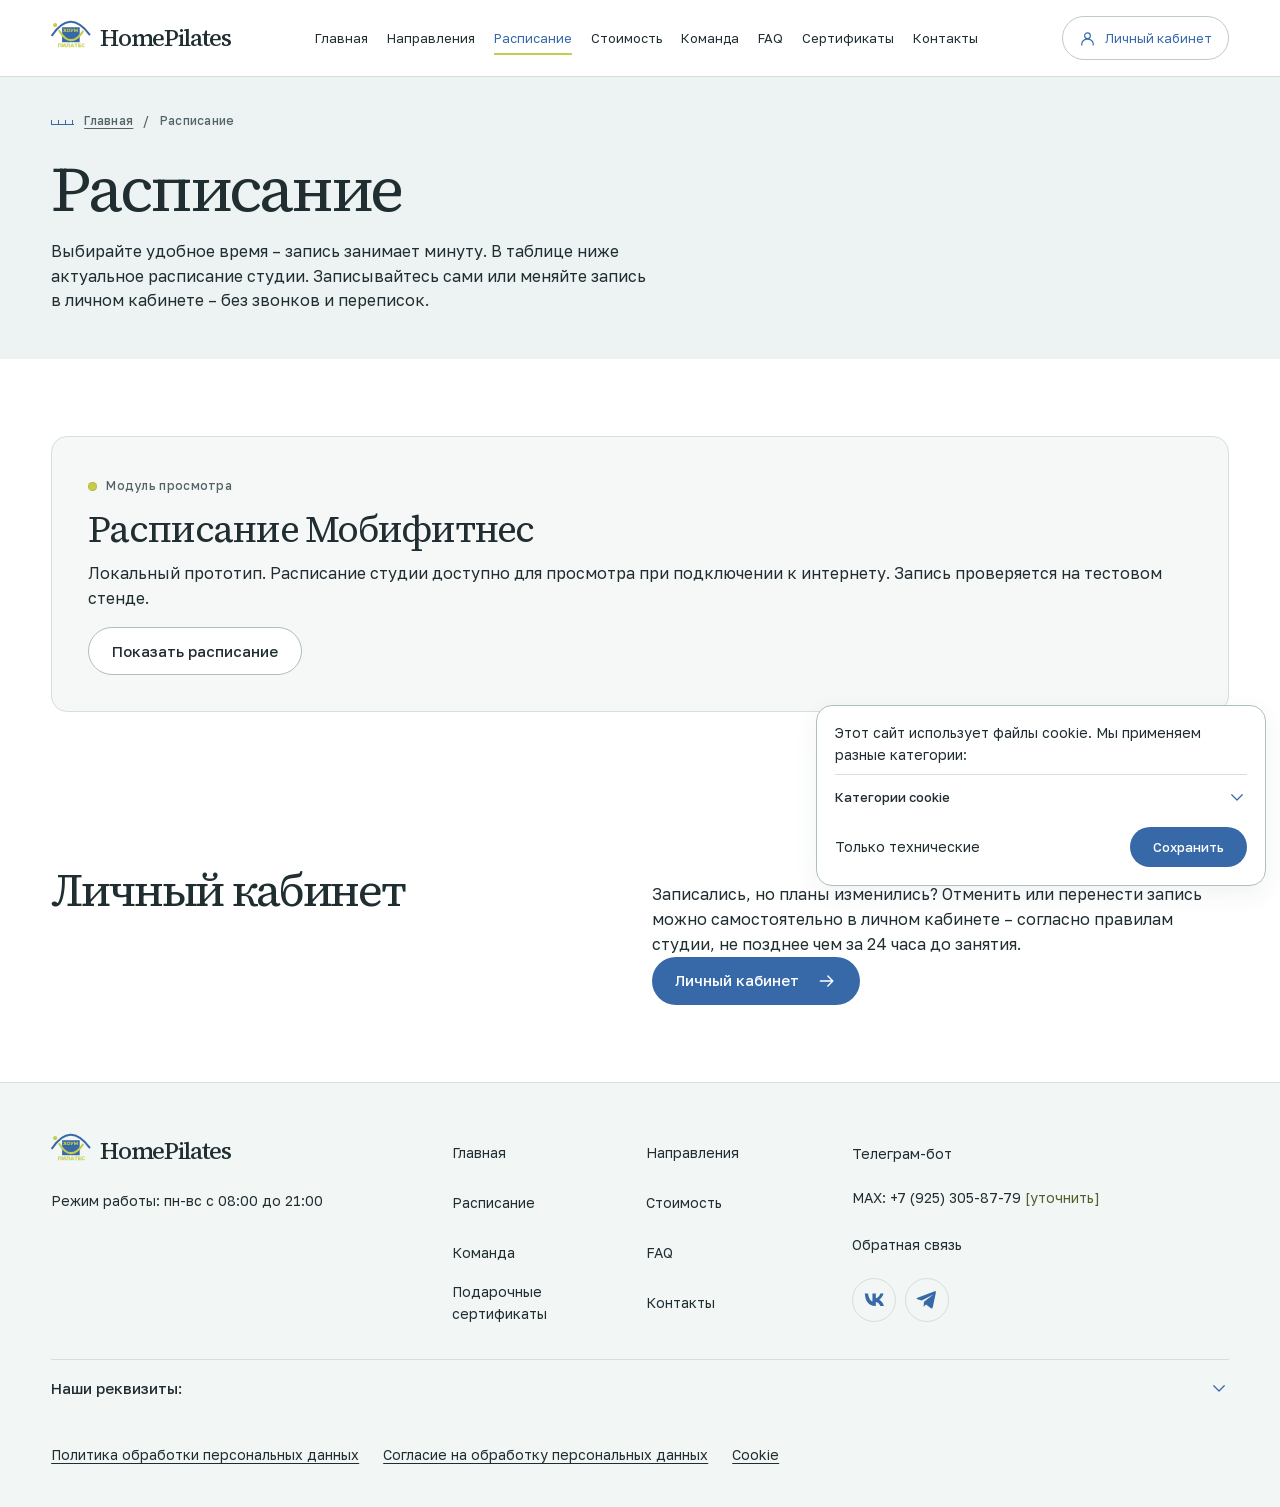
<file: site/raspisanie/index.html>
<!doctype html><html lang="ru"><head><meta charset="utf-8"><meta name="viewport" content="width=device-width,initial-scale=1"><title>Расписание — HomePilates</title><meta name="description" content="Выбирайте удобное время – запись занимает минуту. В таблице ниже актуальное расписание студии. Записывайтесь сами или меняйте запись в личном кабинете – без звонков и переписок."><meta name="robots" content="noindex,nofollow"><link rel="icon" href="../assets/logo.svg"><link rel="stylesheet" href="../assets/style.css"><script defer src="../assets/ui.js"></script></head><body><a class="skip" href="#content">К содержанию</a><header class="bar"><div class="wrap bar-inner"><a class="brand" href="../index.html"><img src="../assets/logo.svg" width="38" height="38" alt=""><span>HomePilates</span></a><nav class="nav" aria-label="Основное меню"><a href="../index.html" aria-label="Главная">Главная</a><a href="../napravleniya/index.html" aria-label="Направления">Направления</a><a href="../raspisanie/index.html" aria-current="page" aria-label="Расписание">Расписание</a><a href="../stoimost/index.html" aria-label="Стоимость">Стоимость</a><a href="../komanda/index.html" aria-label="Команда">Команда</a><a href="../faq/index.html" aria-label="FAQ">FAQ</a><a href="../sertifikaty/index.html" aria-label="Подарочные сертификаты">Сертификаты</a><a href="../kontakty/index.html" aria-label="Контакты">Контакты</a></nav><a class="cab" href="../index.html#cabinet" aria-label="Личный кабинет"><svg class="ui-icon" viewBox="0 0 24 24" aria-hidden="true" focusable="false" fill="none" stroke="currentColor" stroke-width="1.65" stroke-linecap="round" stroke-linejoin="round"><path d="M16 8a4 4 0 1 1-8 0 4 4 0 1 1 8 0M4 21v-2a8 6 0 0 1 16 0v2"/></svg><span class="cab-wide">Личный кабинет</span><span class="cab-short">Кабинет</span></a><button class="burger" type="button" aria-label="Открыть меню" aria-expanded="false" aria-haspopup="dialog" aria-controls="sections"><svg class="ui-icon" viewBox="0 0 24 24" aria-hidden="true" focusable="false" fill="none" stroke="currentColor" stroke-width="1.65" stroke-linecap="round" stroke-linejoin="round"><path d="M4 8h16M8 16h12"/></svg></button></div></header><dialog id="sections" class="menu-drawer" aria-labelledby="menu-title"><div class="drawer-head"><h2 id="menu-title">Меню</h2><button type="button" class="drawer-close" aria-label="Закрыть меню" autofocus><svg class="ui-icon" viewBox="0 0 24 24" aria-hidden="true" focusable="false" fill="none" stroke="currentColor" stroke-width="1.65" stroke-linecap="round" stroke-linejoin="round"><path d="m6 6 12 12M18 6 6 18"/></svg></button></div><nav class="drawer-links" aria-label="Основное меню"><a href="../index.html" aria-label="Главная">Главная</a><a href="../napravleniya/index.html" aria-label="Направления">Направления</a><a href="../raspisanie/index.html" aria-current="page" aria-label="Расписание">Расписание</a><a href="../stoimost/index.html" aria-label="Стоимость">Стоимость</a><a href="../komanda/index.html" aria-label="Команда">Команда</a><a href="../faq/index.html" aria-label="FAQ">FAQ</a><a href="../sertifikaty/index.html" aria-label="Подарочные сертификаты">Подарочные сертификаты</a><a href="../kontakty/index.html" aria-label="Контакты">Контакты</a></nav><a class="drawer-account" href="../index.html#cabinet"><svg class="ui-icon" viewBox="0 0 24 24" aria-hidden="true" focusable="false" fill="none" stroke="currentColor" stroke-width="1.65" stroke-linecap="round" stroke-linejoin="round"><path d="M16 8a4 4 0 1 1-8 0 4 4 0 1 1 8 0M4 21v-2a8 6 0 0 1 16 0v2"/></svg>Личный кабинет</a></dialog><main id="content" tabindex="-1"><section class="intro"><div class="wrap"><div class="crumb"><a href="../index.html" class="">Главная</a><span aria-hidden="true">/</span><span>Расписание</span></div><div class="intro-grid"><div><h1>Расписание</h1><p>Выбирайте удобное время – запись занимает минуту. В таблице ниже актуальное расписание студии. Записывайтесь сами или меняйте запись в личном кабинете – без звонков и переписок.</p></div></div></div></section><section class="band wrap"><div class="service" data-view="https://r308687.mobi.fitness/?club=9514" data-readonly><div class="eyebrow"><span class="dot" aria-hidden="true"></span>Модуль просмотра</div><h3>Расписание Мобифитнес</h3><p>Локальный прототип. Расписание студии доступно для просмотра при подключении к интернету. Запись проверяется на тестовом стенде.</p><button class="outline" type="button" aria-expanded="false">Показать расписание</button><div class="viewer" hidden></div></div></section><section class="band wrap split"><h2>Личный кабинет</h2><div><p>Записались, но планы изменились? Отменить или перенести запись можно самостоятельно в личном кабинете – согласно правилам студии, не позднее чем за 24 часа до занятия.</p><div class="actions"><a href="../index.html#cabinet" class="action">Личный кабинет<svg class="ui-icon" viewBox="0 0 24 24" aria-hidden="true" focusable="false" fill="none" stroke="currentColor" stroke-width="1.65" stroke-linecap="round" stroke-linejoin="round"><path d="M4 12h15m-6-6 6 6-6 6"/></svg></a></div></div></section></main><footer><div class="wrap"><div class="footgrid"><div><a class="brand" href="../index.html"><img src="../assets/logo.svg" width="38" height="38" alt=""><span>HomePilates</span></a><p>Режим работы: пн-вс с 08:00 до 21:00</p></div><nav class="footnav" aria-label="Разделы в подвале"><a href="../index.html" aria-label="Главная">Главная</a><a href="../napravleniya/index.html" aria-label="Направления">Направления</a><a href="../raspisanie/index.html" aria-current="page" aria-label="Расписание">Расписание</a><a href="../stoimost/index.html" aria-label="Стоимость">Стоимость</a><a href="../komanda/index.html" aria-label="Команда">Команда</a><a href="../faq/index.html" aria-label="FAQ">FAQ</a><a href="../sertifikaty/index.html" aria-label="Подарочные сертификаты">Подарочные сертификаты</a><a href="../kontakty/index.html" aria-label="Контакты">Контакты</a></nav><div class="contact-lines"><a href="https://t.me/Home_Pilates_bot" class="">Телеграм-бот</a><span>MAX: +7 (925) 305-87-79 <span class="missing">[уточнить]</span></span><a href="../kontakty/index.html#feedback" class="">Обратная связь</a><div class="social"><a aria-label="ВК" href="https://vk.ru/club219971929"><svg viewBox="0 0 24 24" aria-hidden="true"><path d="M2 5h3.6c.4 5 2.7 8 4.7 8.7V5H14v5.1c2-.2 4.1-2.6 4.9-5.1h3.5c-.7 3.2-3 5.7-4.7 6.8 1.7.9 4.3 3.1 5.1 6.7h-3.9c-.9-2.3-2.6-4.1-4.9-4.4v4.4h-.6C6.1 18.5 2.5 13.5 2 5Z"/></svg></a><a aria-label="Телеграм" href="https://t.me/homepilates"><svg viewBox="0 0 24 24" aria-hidden="true"><path d="M21.8 3.2 18.3 20c-.3 1.2-1 1.5-2 .9l-5.4-4-2.6 2.5.4-5.6L18.9 5.9 6.3 12.6l-4.8-1.5c-1-.3-1-1 .2-1.5L20.4 2.5c.9-.3 1.6.1 1.4.7Z"/></svg></a></div></div></div><div class="legal"><details><summary>Наши реквизиты:</summary><dl><dt>Название организации</dt><dd>ИНДИВИДУАЛЬНЫЙ ПРЕДПРИНИМАТЕЛЬ НЕГРЕЕВА ТАТЬЯНА ОЛЕГОВНА</dd><dt>Юридический адрес организации</dt><dd>115612, РОССИЯ, Г МОСКВА, УЛ БРАТЕЕВСКАЯ, Д 21, СТР 1, КВ 60</dd><dt>ИНН</dt><dd>772472229419</dd><dt>ОГРН/ОГРНИП</dt><dd>321774600524520</dd><dt>Расчетный счет</dt><dd>40802810700002570572</dd><dt>Банк</dt><dd>АО «ТБанк»</dd><dt>ИНН банка</dt><dd>7710140679</dd><dt>БИК банка</dt><dd>044525974</dd><dt>Корреспондентский счет банка</dt><dd>30101810145250000974</dd><dt>Юридический адрес банка</dt><dd>127287, г. Москва, ул. Хуторская 2-я, д. 38А, стр. 26</dd></dl></details><div class="policy-links"><a href="../legal/policy/index.html" class="">Политика обработки персональных данных</a><a href="../legal/approval/index.html" class="">Согласие на обработку персональных данных</a><button data-cookie-open>Cookie</button></div></div></div></footer><form class="cookie-box" aria-label="Cookie" hidden><p>Этот сайт использует файлы cookie. Мы применяем разные категории:</p><details><summary>Категории cookie</summary><div class="cookie-opts"><label class="check"><input type="checkbox" name="essential-cookie" checked disabled><span>Технические, чтобы сайт работал корректно: запоминают сессию, корзину, выбранный язык интерфейса. Работают без вашего отдельного согласия — без них функционал был бы ограничен;</span></label><label class="check"><input type="checkbox" name="analytics" ><span>Аналитические, чтобы понимать, как посетители взаимодействуют с сайтом (Яндекс.Метрика). Установка таких cookie происходит только после того, как вы дадите согласие;</span></label><label class="check"><input type="checkbox" name="ads" ><span>Рекламные, чтобы показывать вам релевантные объявления. Для этого могут подключаться сторонние рекламные сети.</span></label></div></details><div class="cookie-foot"><button class="textlink" name="essential">Только технические</button><button class="action" name="save">Сохранить</button></div></form></body></html>
</file>
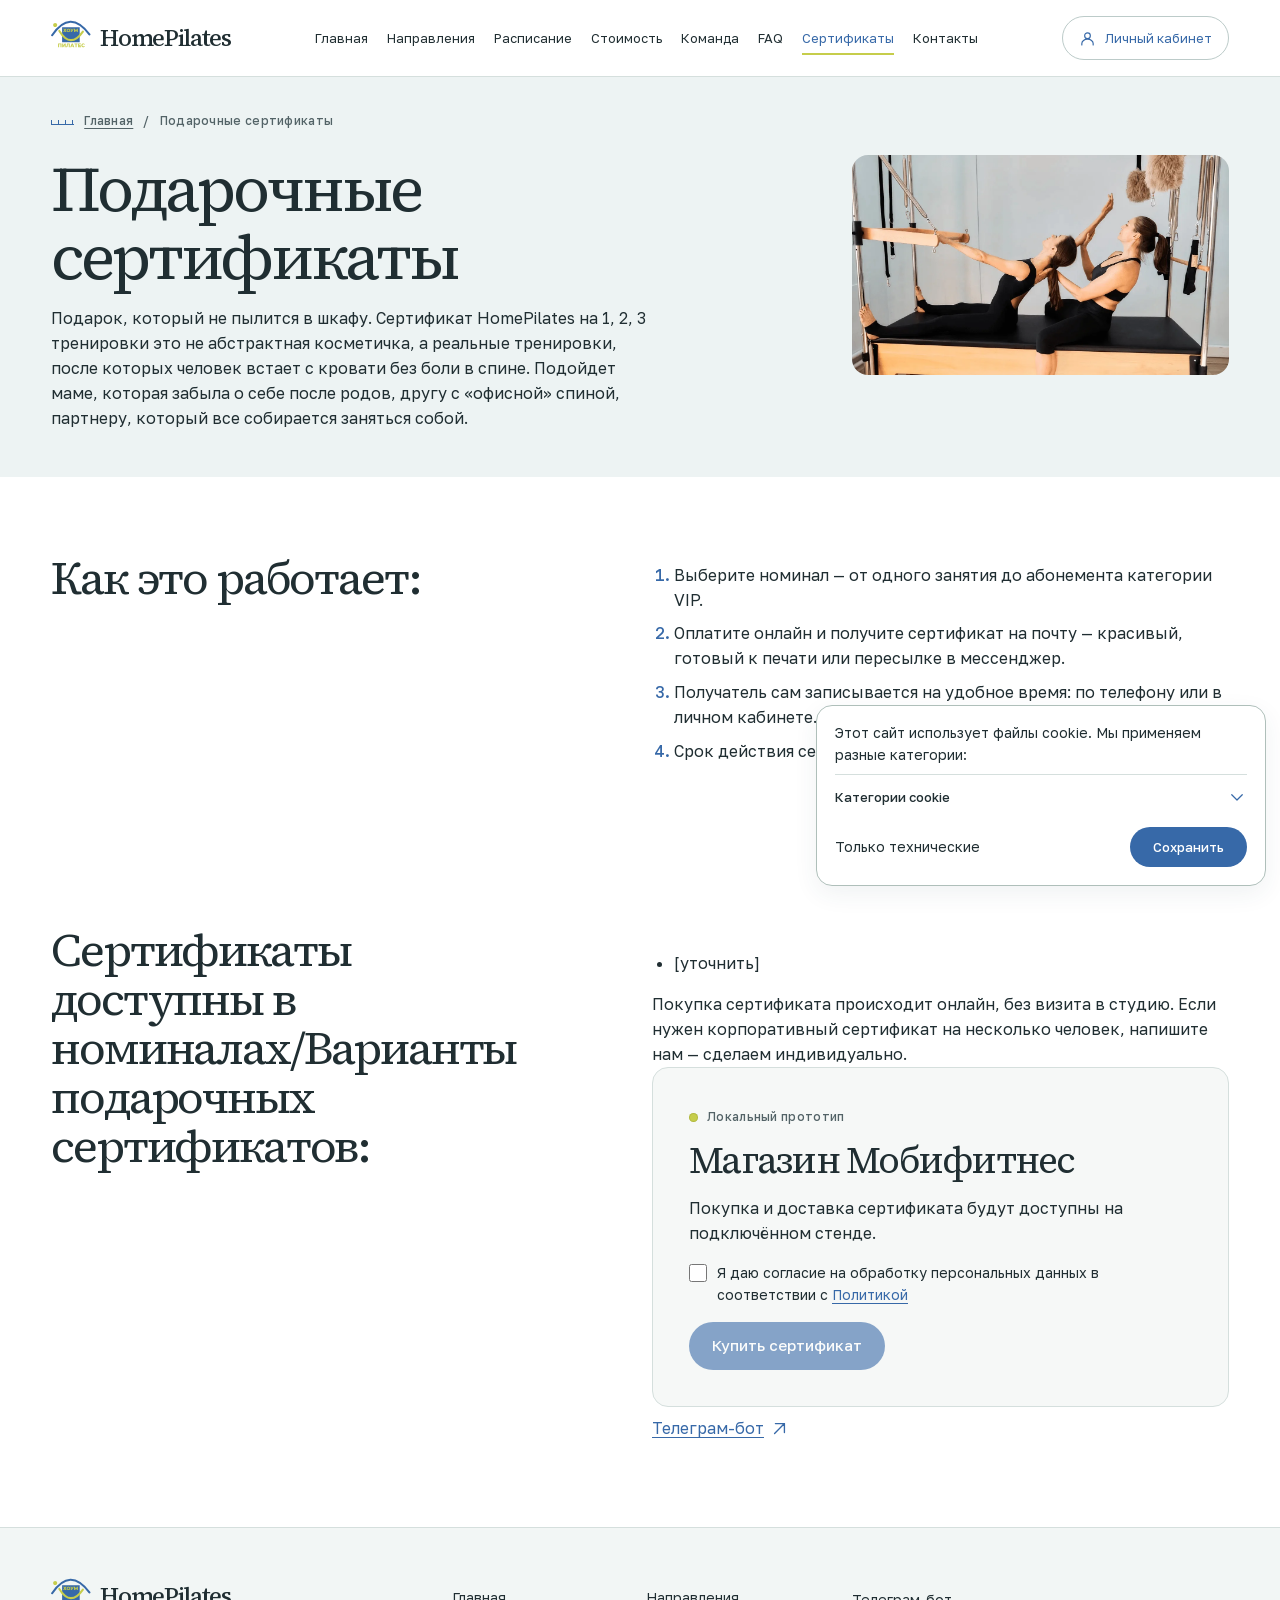
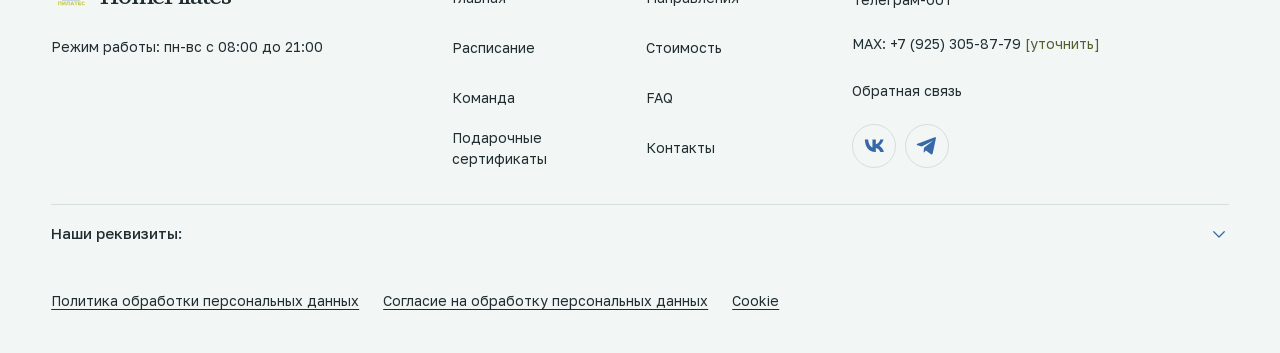
<file: site/sertifikaty/index.html>
<!doctype html><html lang="ru"><head><meta charset="utf-8"><meta name="viewport" content="width=device-width,initial-scale=1"><title>Подарочные сертификаты — HomePilates</title><meta name="description" content="Подарок, который не пылится в шкафу. Сертификат HomePilates на 1, 2, 3 тренировки это не абстрактная косметичка, а реальные тренировки, после которых человек встает с кровати без боли в спине. Подойдет маме, которая забыла о себе после родов, другу с «офисной» спиной, партнеру, который все собирается заняться собой."><meta name="robots" content="noindex,nofollow"><link rel="icon" href="../assets/logo.svg"><link rel="stylesheet" href="../assets/style.css"><script defer src="../assets/ui.js"></script></head><body><a class="skip" href="#content">К содержанию</a><header class="bar"><div class="wrap bar-inner"><a class="brand" href="../index.html"><img src="../assets/logo.svg" width="38" height="38" alt=""><span>HomePilates</span></a><nav class="nav" aria-label="Основное меню"><a href="../index.html" aria-label="Главная">Главная</a><a href="../napravleniya/index.html" aria-label="Направления">Направления</a><a href="../raspisanie/index.html" aria-label="Расписание">Расписание</a><a href="../stoimost/index.html" aria-label="Стоимость">Стоимость</a><a href="../komanda/index.html" aria-label="Команда">Команда</a><a href="../faq/index.html" aria-label="FAQ">FAQ</a><a href="../sertifikaty/index.html" aria-current="page" aria-label="Подарочные сертификаты">Сертификаты</a><a href="../kontakty/index.html" aria-label="Контакты">Контакты</a></nav><a class="cab" href="../index.html#cabinet" aria-label="Личный кабинет"><svg class="ui-icon" viewBox="0 0 24 24" aria-hidden="true" focusable="false" fill="none" stroke="currentColor" stroke-width="1.65" stroke-linecap="round" stroke-linejoin="round"><path d="M16 8a4 4 0 1 1-8 0 4 4 0 1 1 8 0M4 21v-2a8 6 0 0 1 16 0v2"/></svg><span class="cab-wide">Личный кабинет</span><span class="cab-short">Кабинет</span></a><button class="burger" type="button" aria-label="Открыть меню" aria-expanded="false" aria-haspopup="dialog" aria-controls="sections"><svg class="ui-icon" viewBox="0 0 24 24" aria-hidden="true" focusable="false" fill="none" stroke="currentColor" stroke-width="1.65" stroke-linecap="round" stroke-linejoin="round"><path d="M4 8h16M8 16h12"/></svg></button></div></header><dialog id="sections" class="menu-drawer" aria-labelledby="menu-title"><div class="drawer-head"><h2 id="menu-title">Меню</h2><button type="button" class="drawer-close" aria-label="Закрыть меню" autofocus><svg class="ui-icon" viewBox="0 0 24 24" aria-hidden="true" focusable="false" fill="none" stroke="currentColor" stroke-width="1.65" stroke-linecap="round" stroke-linejoin="round"><path d="m6 6 12 12M18 6 6 18"/></svg></button></div><nav class="drawer-links" aria-label="Основное меню"><a href="../index.html" aria-label="Главная">Главная</a><a href="../napravleniya/index.html" aria-label="Направления">Направления</a><a href="../raspisanie/index.html" aria-label="Расписание">Расписание</a><a href="../stoimost/index.html" aria-label="Стоимость">Стоимость</a><a href="../komanda/index.html" aria-label="Команда">Команда</a><a href="../faq/index.html" aria-label="FAQ">FAQ</a><a href="../sertifikaty/index.html" aria-current="page" aria-label="Подарочные сертификаты">Подарочные сертификаты</a><a href="../kontakty/index.html" aria-label="Контакты">Контакты</a></nav><a class="drawer-account" href="../index.html#cabinet"><svg class="ui-icon" viewBox="0 0 24 24" aria-hidden="true" focusable="false" fill="none" stroke="currentColor" stroke-width="1.65" stroke-linecap="round" stroke-linejoin="round"><path d="M16 8a4 4 0 1 1-8 0 4 4 0 1 1 8 0M4 21v-2a8 6 0 0 1 16 0v2"/></svg>Личный кабинет</a></dialog><main id="content" tabindex="-1"><section class="intro"><div class="wrap"><div class="crumb"><a href="../index.html" class="">Главная</a><span aria-hidden="true">/</span><span>Подарочные сертификаты</span></div><div class="intro-grid"><div><h1>Подарочные сертификаты</h1><p>Подарок, который не пылится в шкафу. Сертификат HomePilates на 1, 2, 3 тренировки это не абстрактная косметичка, а реальные тренировки, после которых человек встает с кровати без боли в спине. Подойдет маме, которая забыла о себе после родов, другу с «офисной» спиной, партнеру, который все собирается заняться собой.</p></div><figure><img class="photo " src="../assets/3761_krasivyj-trener-pomo.webp" alt="Растяжка с ремнями на оборудовании студии" fetchpriority="high" decoding="async"></figure></div></div></section><section class="band wrap split"><h2>Как это работает:</h2><ol class="steps"><li>Выберите номинал — от одного занятия до абонемента категории VIP.</li><li>Оплатите онлайн и получите сертификат на почту — красивый, готовый к печати или пересылке в мессенджер.</li><li>Получатель сам записывается на удобное время: по телефону или в личном кабинете.</li><li>Срок действия сертификата — [уточнить],</li></ol></section><section class="band wrap split"><h2>Сертификаты доступны в номиналах/Варианты подарочных сертификатов:</h2><div><ul class="list"><li>[уточнить]</li></ul><p>Покупка сертификата происходит онлайн, без визита в студию. Если нужен корпоративный сертификат на несколько человек, напишите нам — сделаем индивидуально.</p><div class="stack"><div class="service"><div class="eyebrow"><span class="dot" aria-hidden="true"></span>Локальный прототип</div><h3>Магазин Мобифитнес</h3><p>Покупка и доставка сертификата будут доступны на подключённом стенде.</p><label class="check"><input type="checkbox" required><span>Я даю согласие на обработку персональных данных в соответствии с <a href="../legal/policy/index.html" class="under">Политикой</a></span></label><button class="action" disabled>Купить сертификат</button></div></div><div class="actions"><a class="textlink go" href="https://t.me/Home_Pilates_bot">Телеграм-бот</a></div></div></section></main><footer><div class="wrap"><div class="footgrid"><div><a class="brand" href="../index.html"><img src="../assets/logo.svg" width="38" height="38" alt=""><span>HomePilates</span></a><p>Режим работы: пн-вс с 08:00 до 21:00</p></div><nav class="footnav" aria-label="Разделы в подвале"><a href="../index.html" aria-label="Главная">Главная</a><a href="../napravleniya/index.html" aria-label="Направления">Направления</a><a href="../raspisanie/index.html" aria-label="Расписание">Расписание</a><a href="../stoimost/index.html" aria-label="Стоимость">Стоимость</a><a href="../komanda/index.html" aria-label="Команда">Команда</a><a href="../faq/index.html" aria-label="FAQ">FAQ</a><a href="../sertifikaty/index.html" aria-current="page" aria-label="Подарочные сертификаты">Подарочные сертификаты</a><a href="../kontakty/index.html" aria-label="Контакты">Контакты</a></nav><div class="contact-lines"><a href="https://t.me/Home_Pilates_bot" class="">Телеграм-бот</a><span>MAX: +7 (925) 305-87-79 <span class="missing">[уточнить]</span></span><a href="../kontakty/index.html#feedback" class="">Обратная связь</a><div class="social"><a aria-label="ВК" href="https://vk.ru/club219971929"><svg viewBox="0 0 24 24" aria-hidden="true"><path d="M2 5h3.6c.4 5 2.7 8 4.7 8.7V5H14v5.1c2-.2 4.1-2.6 4.9-5.1h3.5c-.7 3.2-3 5.7-4.7 6.8 1.7.9 4.3 3.1 5.1 6.7h-3.9c-.9-2.3-2.6-4.1-4.9-4.4v4.4h-.6C6.1 18.5 2.5 13.5 2 5Z"/></svg></a><a aria-label="Телеграм" href="https://t.me/homepilates"><svg viewBox="0 0 24 24" aria-hidden="true"><path d="M21.8 3.2 18.3 20c-.3 1.2-1 1.5-2 .9l-5.4-4-2.6 2.5.4-5.6L18.9 5.9 6.3 12.6l-4.8-1.5c-1-.3-1-1 .2-1.5L20.4 2.5c.9-.3 1.6.1 1.4.7Z"/></svg></a></div></div></div><div class="legal"><details><summary>Наши реквизиты:</summary><dl><dt>Название организации</dt><dd>ИНДИВИДУАЛЬНЫЙ ПРЕДПРИНИМАТЕЛЬ НЕГРЕЕВА ТАТЬЯНА ОЛЕГОВНА</dd><dt>Юридический адрес организации</dt><dd>115612, РОССИЯ, Г МОСКВА, УЛ БРАТЕЕВСКАЯ, Д 21, СТР 1, КВ 60</dd><dt>ИНН</dt><dd>772472229419</dd><dt>ОГРН/ОГРНИП</dt><dd>321774600524520</dd><dt>Расчетный счет</dt><dd>40802810700002570572</dd><dt>Банк</dt><dd>АО «ТБанк»</dd><dt>ИНН банка</dt><dd>7710140679</dd><dt>БИК банка</dt><dd>044525974</dd><dt>Корреспондентский счет банка</dt><dd>30101810145250000974</dd><dt>Юридический адрес банка</dt><dd>127287, г. Москва, ул. Хуторская 2-я, д. 38А, стр. 26</dd></dl></details><div class="policy-links"><a href="../legal/policy/index.html" class="">Политика обработки персональных данных</a><a href="../legal/approval/index.html" class="">Согласие на обработку персональных данных</a><button data-cookie-open>Cookie</button></div></div></div></footer><form class="cookie-box" aria-label="Cookie" hidden><p>Этот сайт использует файлы cookie. Мы применяем разные категории:</p><details><summary>Категории cookie</summary><div class="cookie-opts"><label class="check"><input type="checkbox" name="essential-cookie" checked disabled><span>Технические, чтобы сайт работал корректно: запоминают сессию, корзину, выбранный язык интерфейса. Работают без вашего отдельного согласия — без них функционал был бы ограничен;</span></label><label class="check"><input type="checkbox" name="analytics" ><span>Аналитические, чтобы понимать, как посетители взаимодействуют с сайтом (Яндекс.Метрика). Установка таких cookie происходит только после того, как вы дадите согласие;</span></label><label class="check"><input type="checkbox" name="ads" ><span>Рекламные, чтобы показывать вам релевантные объявления. Для этого могут подключаться сторонние рекламные сети.</span></label></div></details><div class="cookie-foot"><button class="textlink" name="essential">Только технические</button><button class="action" name="save">Сохранить</button></div></form></body></html>
</file>
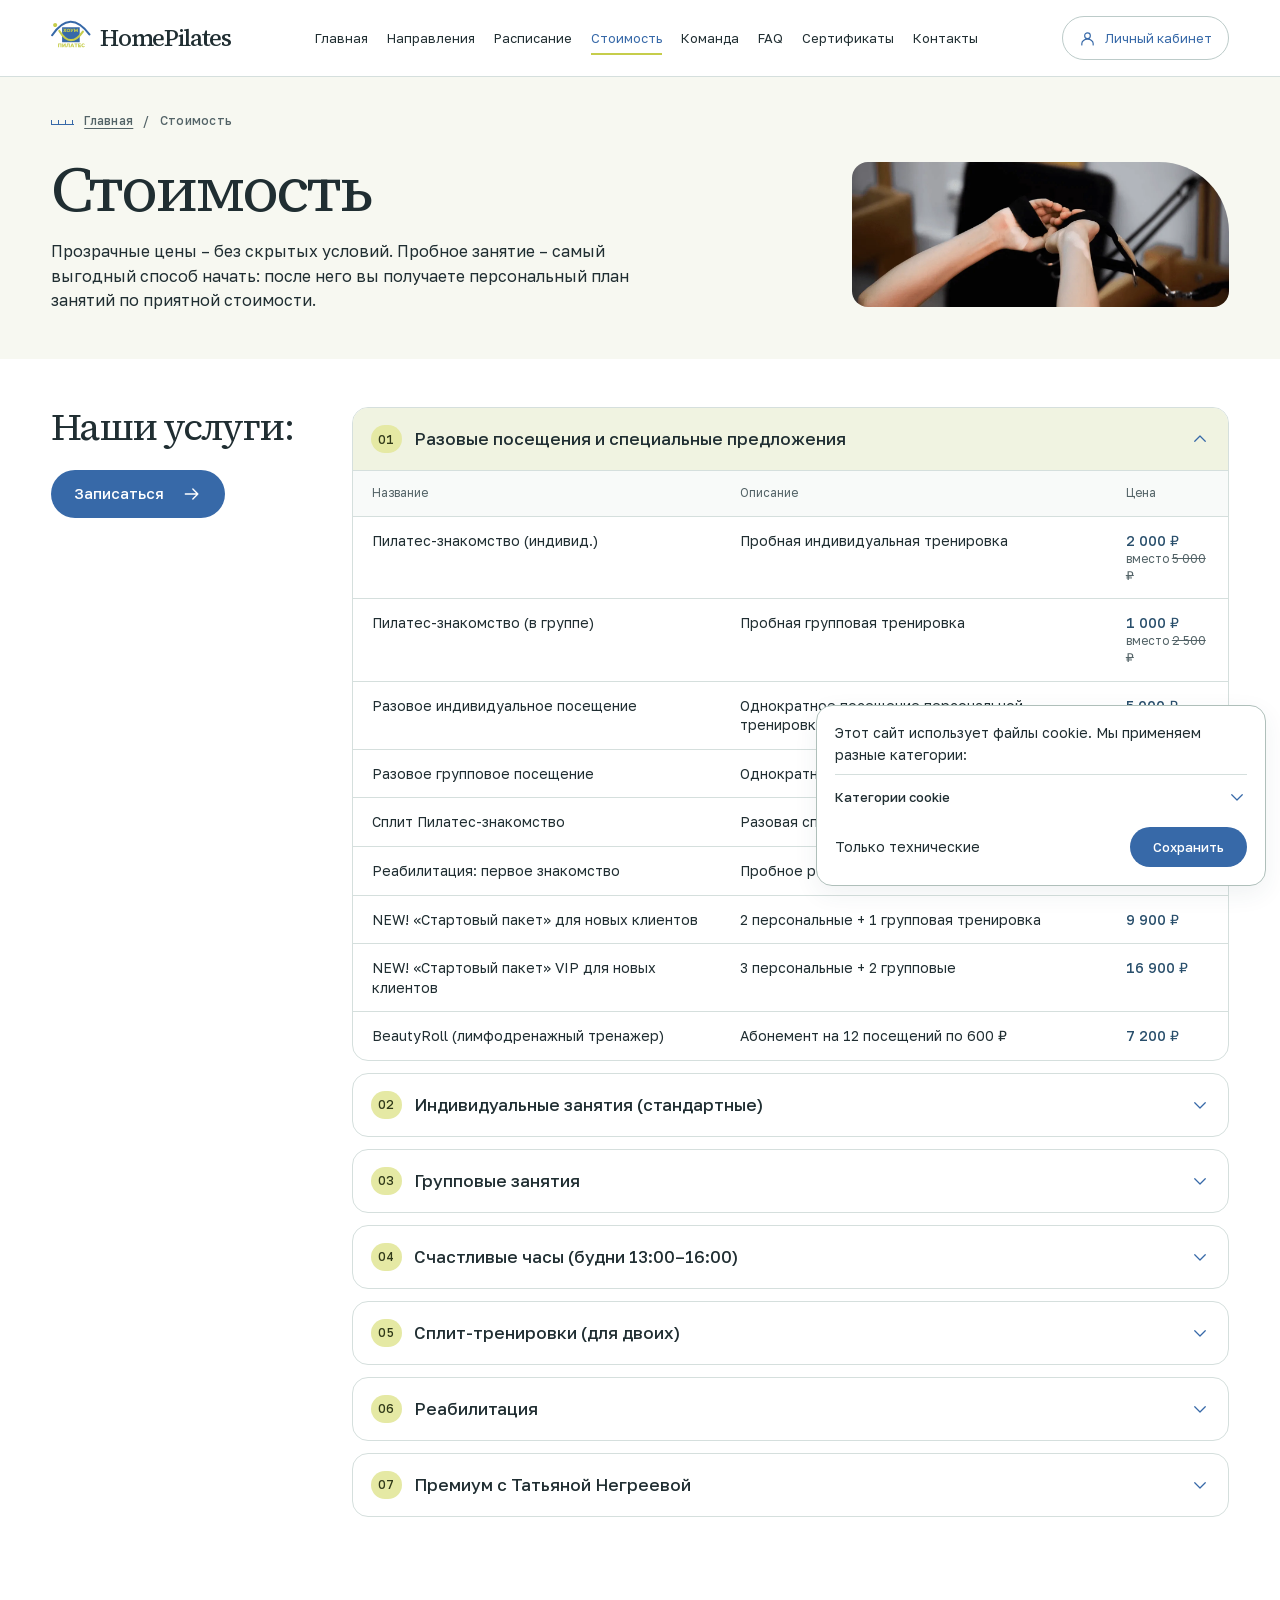
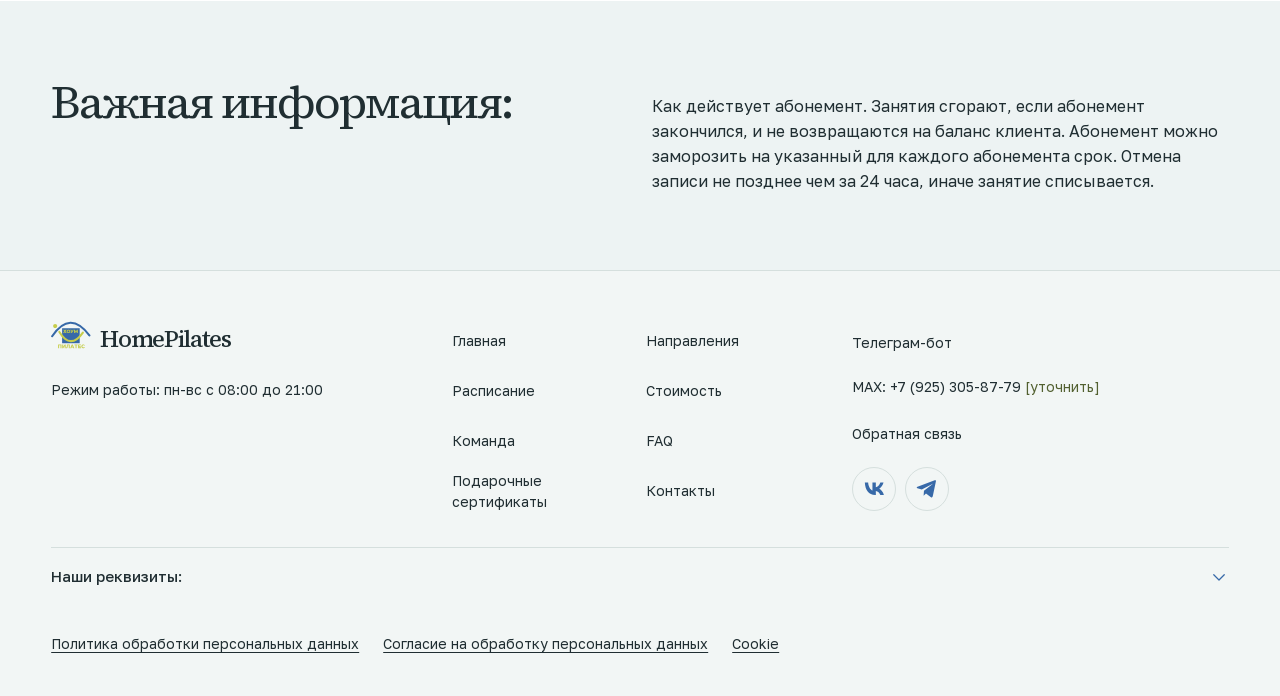
<file: site/stoimost/index.html>
<!doctype html><html lang="ru"><head><meta charset="utf-8"><meta name="viewport" content="width=device-width,initial-scale=1"><title>Стоимость — HomePilates</title><meta name="description" content="Прозрачные цены – без скрытых условий. Пробное занятие – самый выгодный способ начать: после него вы получаете персональный план занятий по приятной стоимости."><meta name="robots" content="noindex,nofollow"><link rel="icon" href="../assets/logo.svg"><link rel="stylesheet" href="../assets/style.css"><script defer src="../assets/ui.js"></script></head><body><a class="skip" href="#content">К содержанию</a><header class="bar"><div class="wrap bar-inner"><a class="brand" href="../index.html"><img src="../assets/logo.svg" width="38" height="38" alt=""><span>HomePilates</span></a><nav class="nav" aria-label="Основное меню"><a href="../index.html" aria-label="Главная">Главная</a><a href="../napravleniya/index.html" aria-label="Направления">Направления</a><a href="../raspisanie/index.html" aria-label="Расписание">Расписание</a><a href="../stoimost/index.html" aria-current="page" aria-label="Стоимость">Стоимость</a><a href="../komanda/index.html" aria-label="Команда">Команда</a><a href="../faq/index.html" aria-label="FAQ">FAQ</a><a href="../sertifikaty/index.html" aria-label="Подарочные сертификаты">Сертификаты</a><a href="../kontakty/index.html" aria-label="Контакты">Контакты</a></nav><a class="cab" href="../index.html#cabinet" aria-label="Личный кабинет"><svg class="ui-icon" viewBox="0 0 24 24" aria-hidden="true" focusable="false" fill="none" stroke="currentColor" stroke-width="1.65" stroke-linecap="round" stroke-linejoin="round"><path d="M16 8a4 4 0 1 1-8 0 4 4 0 1 1 8 0M4 21v-2a8 6 0 0 1 16 0v2"/></svg><span class="cab-wide">Личный кабинет</span><span class="cab-short">Кабинет</span></a><button class="burger" type="button" aria-label="Открыть меню" aria-expanded="false" aria-haspopup="dialog" aria-controls="sections"><svg class="ui-icon" viewBox="0 0 24 24" aria-hidden="true" focusable="false" fill="none" stroke="currentColor" stroke-width="1.65" stroke-linecap="round" stroke-linejoin="round"><path d="M4 8h16M8 16h12"/></svg></button></div></header><dialog id="sections" class="menu-drawer" aria-labelledby="menu-title"><div class="drawer-head"><h2 id="menu-title">Меню</h2><button type="button" class="drawer-close" aria-label="Закрыть меню" autofocus><svg class="ui-icon" viewBox="0 0 24 24" aria-hidden="true" focusable="false" fill="none" stroke="currentColor" stroke-width="1.65" stroke-linecap="round" stroke-linejoin="round"><path d="m6 6 12 12M18 6 6 18"/></svg></button></div><nav class="drawer-links" aria-label="Основное меню"><a href="../index.html" aria-label="Главная">Главная</a><a href="../napravleniya/index.html" aria-label="Направления">Направления</a><a href="../raspisanie/index.html" aria-label="Расписание">Расписание</a><a href="../stoimost/index.html" aria-current="page" aria-label="Стоимость">Стоимость</a><a href="../komanda/index.html" aria-label="Команда">Команда</a><a href="../faq/index.html" aria-label="FAQ">FAQ</a><a href="../sertifikaty/index.html" aria-label="Подарочные сертификаты">Подарочные сертификаты</a><a href="../kontakty/index.html" aria-label="Контакты">Контакты</a></nav><a class="drawer-account" href="../index.html#cabinet"><svg class="ui-icon" viewBox="0 0 24 24" aria-hidden="true" focusable="false" fill="none" stroke="currentColor" stroke-width="1.65" stroke-linecap="round" stroke-linejoin="round"><path d="M16 8a4 4 0 1 1-8 0 4 4 0 1 1 8 0M4 21v-2a8 6 0 0 1 16 0v2"/></svg>Личный кабинет</a></dialog><main id="content" tabindex="-1"><section class="price-intro"><div class="wrap"><div class="crumb"><a href="../index.html" class="">Главная</a><span aria-hidden="true">/</span><span>Стоимость</span></div><div class="price-head"><div><h1>Стоимость</h1><p>Прозрачные цены – без скрытых условий. Пробное занятие – самый выгодный способ начать: после него вы получаете персональный план занятий по приятной стоимости.</p></div><figure><img class="photo " src="../assets/6631_zhenskie-ruki-v-proc.webp" alt="Руки держат ремень реформера" fetchpriority="high" decoding="async"></figure></div></div></section><section class="wrap tariff-grid"><aside><h2>Наши услуги:</h2><a href="../raspisanie/index.html" class="action">Записаться<svg class="ui-icon" viewBox="0 0 24 24" aria-hidden="true" focusable="false" fill="none" stroke="currentColor" stroke-width="1.65" stroke-linecap="round" stroke-linejoin="round"><path d="M4 12h15m-6-6 6 6-6 6"/></svg></a></aside><div><details class="tariff" open><summary><span class="index">01</span><span>Разовые посещения и специальные предложения</span></summary><table aria-label="Разовые посещения и специальные предложения"><thead><tr><th scope="col">Название</th><th scope="col">Описание</th><th scope="col">Цена</th></tr></thead><tbody><tr><td data-label="Название">Пилатес-знакомство (индивид.)</td><td data-label="Описание">Пробная индивидуальная тренировка</td><td data-label="Цена">2 000 ₽ <small>вместо <s>5 000 ₽</s></small></td></tr><tr><td data-label="Название">Пилатес-знакомство (в группе)</td><td data-label="Описание">Пробная групповая тренировка</td><td data-label="Цена">1 000 ₽ <small>вместо <s>2 500 ₽</s></small></td></tr><tr><td data-label="Название">Разовое индивидуальное посещение</td><td data-label="Описание">Однократное посещение персональной тренировки</td><td data-label="Цена">5 000 ₽</td></tr><tr><td data-label="Название">Разовое групповое посещение</td><td data-label="Описание">Однократное посещение групповой тренировки</td><td data-label="Цена">2 500 ₽</td></tr><tr><td data-label="Название">Сплит Пилатес-знакомство</td><td data-label="Описание">Разовая сплит-тренировка для двоих</td><td data-label="Цена">7 000 ₽</td></tr><tr><td data-label="Название">Реабилитация: первое знакомство</td><td data-label="Описание">Пробное реабилитационное занятие</td><td data-label="Цена">6 500 ₽</td></tr><tr><td data-label="Название">NEW! «Стартовый пакет» для новых клиентов</td><td data-label="Описание">2 персональные + 1 групповая тренировка</td><td data-label="Цена">9 900 ₽</td></tr><tr><td data-label="Название">NEW! «Стартовый пакет» VIP для новых клиентов</td><td data-label="Описание">3 персональные + 2 групповые</td><td data-label="Цена">16 900 ₽</td></tr><tr><td data-label="Название">BeautyRoll (лимфодренажный тренажер)</td><td data-label="Описание">Абонемент на 12 посещений по 600 ₽</td><td data-label="Цена">7 200 ₽</td></tr></tbody></table></details><details class="tariff" ><summary><span class="index">02</span><span>Индивидуальные занятия (стандартные)</span></summary><table aria-label="Индивидуальные занятия (стандартные)"><thead><tr><th scope="col">Название</th><th scope="col">Формат</th><th scope="col">Цена</th><th scope="col">Пауза</th><th scope="col">Срок действия</th></tr></thead><tbody><tr><td data-label="Название">«Старт»</td><td data-label="Формат">4 занятия × 4 500 ₽</td><td data-label="Цена">18 000 ₽</td><td data-label="Пауза">до 1 года</td><td data-label="Срок действия">1 месяц</td></tr><tr><td data-label="Название">«Видимый прогресс»</td><td data-label="Формат">8 занятий × 4 250 ₽</td><td data-label="Цена">34 000 ₽</td><td data-label="Пауза">до 1 года</td><td data-label="Срок действия">2 месяца</td></tr><tr><td data-label="Название">«Экспресс»</td><td data-label="Формат">12 занятий × 3 300 ₽</td><td data-label="Цена">40 000 ₽</td><td data-label="Пауза">отсутствуют</td><td data-label="Срок действия">6 недель</td></tr><tr><td data-label="Название">«Устойчивый результат»</td><td data-label="Формат">16 занятий × 3 530 ₽</td><td data-label="Цена">56 500 ₽</td><td data-label="Пауза">до 1 года</td><td data-label="Срок действия">4 месяца</td></tr><tr><td data-label="Название">«Партнёрская программа»</td><td data-label="Формат">24 занятия × 3 450 ₽</td><td data-label="Цена">83 000 ₽</td><td data-label="Пауза">до 6 месяцев</td><td data-label="Срок действия">3 месяца</td></tr></tbody></table></details><details class="tariff" ><summary><span class="index">03</span><span>Групповые занятия</span></summary><table aria-label="Групповые занятия"><thead><tr><th scope="col">Название</th><th scope="col">Формат</th><th scope="col">Цена</th><th scope="col">Пауза</th><th scope="col">Срок действия</th></tr></thead><tbody><tr><td data-label="Название">«Старт»</td><td data-label="Формат">4 занятия × 2 220 ₽</td><td data-label="Цена">8 900 ₽</td><td data-label="Пауза">до 1 года</td><td data-label="Срок действия">1 месяц</td></tr><tr><td data-label="Название">«Видимый прогресс»</td><td data-label="Формат">8 занятий × 1 860 ₽</td><td data-label="Цена">14 900 ₽</td><td data-label="Пауза">до 1 года</td><td data-label="Срок действия">2 месяца</td></tr><tr><td data-label="Название">«Экспресс»</td><td data-label="Формат">12 занятий × 1 490 ₽</td><td data-label="Цена">17 900 ₽</td><td data-label="Пауза">отсутствуют</td><td data-label="Срок действия">6 недель</td></tr><tr><td data-label="Название">«Результат»</td><td data-label="Формат">16 групповых × 1 600 ₽</td><td data-label="Цена">25 900 ₽</td><td data-label="Пауза">до 1 года</td><td data-label="Срок действия">4 месяца</td></tr></tbody></table></details><details class="tariff" ><summary><span class="index">04</span><span>Счастливые часы (будни 13:00–16:00)</span></summary><table aria-label="Счастливые часы (будни 13:00–16:00)"><thead><tr><th scope="col">Название</th><th scope="col">Формат</th><th scope="col">Цена</th><th scope="col">Пауза</th><th scope="col">Срок действия</th></tr></thead><tbody><tr><td data-label="Название">«Счастливый Старт»</td><td data-label="Формат">4 индивид. × 3 600 ₽ (будни 13:00–16:00)</td><td data-label="Цена">14 400 ₽</td><td data-label="Пауза">до 1 года</td><td data-label="Срок действия">1 месяц</td></tr><tr><td data-label="Название">«Счастливый Прогресс»</td><td data-label="Формат">8 индивид. × 3 400 ₽ (будни 13:00–16:00)</td><td data-label="Цена">27 200 ₽</td><td data-label="Пауза">до 1 года</td><td data-label="Срок действия">2 месяца</td></tr><tr><td data-label="Название">«Счастливый Результат»</td><td data-label="Формат">16 индивид. × 2 825 ₽ (будни 13:00–16:00)</td><td data-label="Цена">45 200 ₽</td><td data-label="Пауза">до 1 года</td><td data-label="Срок действия">4 месяца</td></tr></tbody></table></details><details class="tariff" ><summary><span class="index">05</span><span>Сплит-тренировки (для двоих)</span></summary><table aria-label="Сплит-тренировки (для двоих)"><thead><tr><th scope="col">Название</th><th scope="col">Формат</th><th scope="col">Цена</th><th scope="col">Пауза</th><th scope="col">Срок действия</th></tr></thead><tbody><tr><td data-label="Название">«Сплит-Старт»</td><td data-label="Формат">4 занятия (2 850 ₽ × 2)</td><td data-label="Цена">22 900 ₽</td><td data-label="Пауза">до 1 года</td><td data-label="Срок действия">1 месяц</td></tr><tr><td data-label="Название">«Сплит-Прогресс»</td><td data-label="Формат">8 занятий (2 450 ₽ × 2)</td><td data-label="Цена">39 900 ₽</td><td data-label="Пауза">до 1 года</td><td data-label="Срок действия">2 месяца</td></tr><tr><td data-label="Название">«Сплит-Экспресс»</td><td data-label="Формат">12 занятий (2 250 ₽ × 2)</td><td data-label="Цена">54 000 ₽</td><td data-label="Пауза">отсутствуют</td><td data-label="Срок действия">6 недель</td></tr></tbody></table></details><details class="tariff" ><summary><span class="index">06</span><span>Реабилитация</span></summary><table aria-label="Реабилитация"><thead><tr><th scope="col">Название</th><th scope="col">Формат</th><th scope="col">Цена</th><th scope="col">Пауза</th><th scope="col">Срок действия</th></tr></thead><tbody><tr><td data-label="Название">«Экспресс-реабилитация»</td><td data-label="Формат">12 занятий × 3 600 ₽</td><td data-label="Цена">43 200 ₽</td><td data-label="Пауза">отсутствуют</td><td data-label="Срок действия">6 недель</td></tr><tr><td data-label="Название">«Полное восстановление»</td><td data-label="Формат">16 занятий × 3 750 ₽</td><td data-label="Цена">60 000 ₽</td><td data-label="Пауза">до 1 года</td><td data-label="Срок действия">4 месяца</td></tr><tr><td data-label="Название">«Реабилитация. Старт»</td><td data-label="Формат">4 занятия × 5 100 ₽</td><td data-label="Цена">20 400 ₽</td><td data-label="Пауза">до 1 года</td><td data-label="Срок действия">1 месяц</td></tr><tr><td data-label="Название">«Реабилитация 2.0»</td><td data-label="Формат">8 занятий × 4 500 ₽</td><td data-label="Цена">36 000 ₽</td><td data-label="Пауза">до 1 года</td><td data-label="Срок действия">2 месяца</td></tr></tbody></table></details><details class="tariff" ><summary><span class="index">07</span><span>Премиум с Татьяной Негреевой</span></summary><table aria-label="Премиум с Татьяной Негреевой"><thead><tr><th scope="col">Название</th><th scope="col">Формат</th><th scope="col">Цена</th><th scope="col">Пауза</th><th scope="col">Срок действия</th></tr></thead><tbody><tr><td data-label="Название">«Премиум+ Семейный»</td><td data-label="Формат">32 занятия × 4 200 ₽</td><td data-label="Цена">135 000 ₽</td><td data-label="Пауза">до 1 года</td><td data-label="Срок действия">6 месяцев</td></tr><tr><td data-label="Название">«Премиум+ с Татьяной Негреевой»</td><td data-label="Формат">16 занятий × 4 375 ₽</td><td data-label="Цена">70 000 ₽</td><td data-label="Пауза">до 1 года</td><td data-label="Срок действия">4 месяца</td></tr><tr><td data-label="Название">«Премиум-пакет 16 тренировок»</td><td data-label="Формат">16 занятий (8 с Татьяной Негреевой), 4 000 ₽/занятие</td><td data-label="Цена">64 000 ₽</td><td data-label="Пауза">до 1 года</td><td data-label="Срок действия">4 месяца</td></tr><tr><td data-label="Название">«Старт 4 тренировки»</td><td data-label="Формат">4 занятия (2 с Татьяной Негреевой), 5 600 ₽/занятие</td><td data-label="Цена">22 500 ₽</td><td data-label="Пауза">до 1 года</td><td data-label="Срок действия">1 месяц</td></tr><tr><td data-label="Название">«Прогресс 8 тренировок»</td><td data-label="Формат">8 занятий (4 с Татьяной Негреевой), 4 900 ₽/занятие</td><td data-label="Цена">39 500 ₽</td><td data-label="Пауза">до 1 года</td><td data-label="Срок действия">2 месяца</td></tr></tbody></table></details></div></section><section class="wash"><div class="band wrap split"><h2>Важная информация:</h2><p>Как действует абонемент. Занятия сгорают, если абонемент закончился, и не возвращаются на баланс клиента. Абонемент можно заморозить на указанный для каждого абонемента срок. Отмена записи не позднее чем за 24 часа, иначе занятие списывается.</p></div></section></main><footer><div class="wrap"><div class="footgrid"><div><a class="brand" href="../index.html"><img src="../assets/logo.svg" width="38" height="38" alt=""><span>HomePilates</span></a><p>Режим работы: пн-вс с 08:00 до 21:00</p></div><nav class="footnav" aria-label="Разделы в подвале"><a href="../index.html" aria-label="Главная">Главная</a><a href="../napravleniya/index.html" aria-label="Направления">Направления</a><a href="../raspisanie/index.html" aria-label="Расписание">Расписание</a><a href="../stoimost/index.html" aria-current="page" aria-label="Стоимость">Стоимость</a><a href="../komanda/index.html" aria-label="Команда">Команда</a><a href="../faq/index.html" aria-label="FAQ">FAQ</a><a href="../sertifikaty/index.html" aria-label="Подарочные сертификаты">Подарочные сертификаты</a><a href="../kontakty/index.html" aria-label="Контакты">Контакты</a></nav><div class="contact-lines"><a href="https://t.me/Home_Pilates_bot" class="">Телеграм-бот</a><span>MAX: +7 (925) 305-87-79 <span class="missing">[уточнить]</span></span><a href="../kontakty/index.html#feedback" class="">Обратная связь</a><div class="social"><a aria-label="ВК" href="https://vk.ru/club219971929"><svg viewBox="0 0 24 24" aria-hidden="true"><path d="M2 5h3.6c.4 5 2.7 8 4.7 8.7V5H14v5.1c2-.2 4.1-2.6 4.9-5.1h3.5c-.7 3.2-3 5.7-4.7 6.8 1.7.9 4.3 3.1 5.1 6.7h-3.9c-.9-2.3-2.6-4.1-4.9-4.4v4.4h-.6C6.1 18.5 2.5 13.5 2 5Z"/></svg></a><a aria-label="Телеграм" href="https://t.me/homepilates"><svg viewBox="0 0 24 24" aria-hidden="true"><path d="M21.8 3.2 18.3 20c-.3 1.2-1 1.5-2 .9l-5.4-4-2.6 2.5.4-5.6L18.9 5.9 6.3 12.6l-4.8-1.5c-1-.3-1-1 .2-1.5L20.4 2.5c.9-.3 1.6.1 1.4.7Z"/></svg></a></div></div></div><div class="legal"><details><summary>Наши реквизиты:</summary><dl><dt>Название организации</dt><dd>ИНДИВИДУАЛЬНЫЙ ПРЕДПРИНИМАТЕЛЬ НЕГРЕЕВА ТАТЬЯНА ОЛЕГОВНА</dd><dt>Юридический адрес организации</dt><dd>115612, РОССИЯ, Г МОСКВА, УЛ БРАТЕЕВСКАЯ, Д 21, СТР 1, КВ 60</dd><dt>ИНН</dt><dd>772472229419</dd><dt>ОГРН/ОГРНИП</dt><dd>321774600524520</dd><dt>Расчетный счет</dt><dd>40802810700002570572</dd><dt>Банк</dt><dd>АО «ТБанк»</dd><dt>ИНН банка</dt><dd>7710140679</dd><dt>БИК банка</dt><dd>044525974</dd><dt>Корреспондентский счет банка</dt><dd>30101810145250000974</dd><dt>Юридический адрес банка</dt><dd>127287, г. Москва, ул. Хуторская 2-я, д. 38А, стр. 26</dd></dl></details><div class="policy-links"><a href="../legal/policy/index.html" class="">Политика обработки персональных данных</a><a href="../legal/approval/index.html" class="">Согласие на обработку персональных данных</a><button data-cookie-open>Cookie</button></div></div></div></footer><form class="cookie-box" aria-label="Cookie" hidden><p>Этот сайт использует файлы cookie. Мы применяем разные категории:</p><details><summary>Категории cookie</summary><div class="cookie-opts"><label class="check"><input type="checkbox" name="essential-cookie" checked disabled><span>Технические, чтобы сайт работал корректно: запоминают сессию, корзину, выбранный язык интерфейса. Работают без вашего отдельного согласия — без них функционал был бы ограничен;</span></label><label class="check"><input type="checkbox" name="analytics" ><span>Аналитические, чтобы понимать, как посетители взаимодействуют с сайтом (Яндекс.Метрика). Установка таких cookie происходит только после того, как вы дадите согласие;</span></label><label class="check"><input type="checkbox" name="ads" ><span>Рекламные, чтобы показывать вам релевантные объявления. Для этого могут подключаться сторонние рекламные сети.</span></label></div></details><div class="cookie-foot"><button class="textlink" name="essential">Только технические</button><button class="action" name="save">Сохранить</button></div></form></body></html>
</file>
<file: site/assets/style.css>
@font-face {
  font-family: 'Golos Text';
  font-style: normal;
  font-weight: 400 500;
  font-display: swap;
  src: url(./fonts/golos-text-cyrillic.woff2) format('woff2');
  unicode-range: U+0301, U+0400-045F, U+0490-0491, U+04B0-04B1, U+2116;
}
@font-face {
  font-family: 'Golos Text';
  font-style: normal;
  font-weight: 400 500;
  font-display: swap;
  src: url(./fonts/golos-text-latin.woff2) format('woff2');
  unicode-range: U+0000-00FF, U+0131, U+0152-0153, U+02BB-02BC, U+02C6, U+02DA, U+02DC, U+0304, U+0308, U+0329, U+2000-206F, U+20AC, U+2122, U+2191, U+2193, U+2212, U+2215, U+FEFF, U+FFFD;
}
@font-face {
  font-family: 'Source Serif 4';
  font-style: normal;
  font-weight: 400 500;
  font-display: swap;
  src: url(./fonts/source-serif-4-cyrillic.woff2) format('woff2');
  unicode-range: U+0301, U+0400-045F, U+0490-0491, U+04B0-04B1, U+2116;
}
@font-face {
  font-family: 'Source Serif 4';
  font-style: normal;
  font-weight: 400 500;
  font-display: swap;
  src: url(./fonts/source-serif-4-latin.woff2) format('woff2');
  unicode-range: U+0000-00FF, U+0131, U+0152-0153, U+02BB-02BC, U+02C6, U+02DA, U+02DC, U+0304, U+0308, U+0329, U+2000-206F, U+20AC, U+2122, U+2191, U+2193, U+2212, U+2215, U+FEFF, U+FFFD;
}
:root{
  --blue:#3769A8;--olive:#C6CD4B;--ink:#202e32;--muted:#536367;--line:#d5dfdd;
  --pale:#edf3f3;--cream:#f7f8f1;--sans:"Golos Text",Arial,sans-serif;--serif:"Source Serif 4",Georgia,serif;
  --head:76px;--pad:clamp(20px,4vw,60px);--gap:24px;
}
*{box-sizing:border-box}
body{margin:0;color:var(--ink);background:white;font:400 16px/1.56 var(--sans)}
h1,h2,h3,p,figure,blockquote,ul,ol,dl,dd{margin:0}
h1,h2,h3,blockquote{font-family:var(--serif);font-weight:400;letter-spacing:-.047em;line-height:1.06}
h1{font-size:clamp(45px,5vw,68px)}h2{font-size:clamp(32px,3.6vw,48px)}h3{font-size:clamp(26px,3vw,37px)}
p+p{margin-top:14px}a{color:inherit;text-decoration:none}button,input,textarea{font:inherit;color:inherit}
button{background:none;border:0;padding:0;cursor:pointer}button:disabled{cursor:default;opacity:.59}
:where(a,button,input,textarea,summary):focus-visible{outline:3px solid #21518c;outline-offset:3px}
[hidden]{display:none!important}.wrap{width:min(1200px,calc(100% - 2 * var(--pad)));margin:auto}
main{min-width:0}main:focus{outline:0}html{scroll-padding-top:calc(var(--head) + 12px)}
.skip{position:fixed;top:6px;left:8px;z-index:20;padding:10px;background:white;transform:translateY(-150%)}.skip:focus{transform:none}
.bar{position:sticky;top:0;z-index:10;background:white;border-bottom:1px solid var(--line)}
.bar-inner{display:flex;align-items:center;justify-content:space-between;gap:16px;height:var(--head)}
.brand{display:inline-flex;align-items:center;gap:9px;color:#202e32;font:500 24px/1 var(--serif);letter-spacing:-.055em}
.brand img{width:40px;height:40px;object-fit:contain}
.nav{display:flex;align-items:center;gap:3px}.nav a,.cab,.burger{min-height:44px;display:inline-flex;align-items:center;justify-content:center}
.nav a{font-size:13px;padding:8px 8px;position:relative}.nav a[aria-current="page"]{color:var(--blue)}.nav a[aria-current="page"]:after{content:"";position:absolute;bottom:5px;left:8px;right:8px;height:2px;background:var(--olive)}
.cab{border:1px solid #bccbc9;border-radius:999px;padding:0 16px;gap:9px;font-size:13px}
.burger{display:none}
a:hover,.policy-links button:hover{color:var(--blue)}.action:hover{background:#2d588e;color:#fff}
.action,.outline,.secondary{display:inline-flex;align-items:center;justify-content:center;gap:18px;border-radius:999px;min-height:48px;padding:10px 23px;font-size:15px;font-weight:500}
.action{background:var(--blue);color:white}.action span,.secondary span{font-size:19px;line-height:1}
.secondary,.outline{border:1px solid #aebfbe}.outline{background:#fff}
.actions{display:flex;gap:12px;align-items:center;flex-wrap:wrap}
.hero{background:var(--cream);border-bottom:1px solid var(--line)}
.hero-grid,.intro-grid,.price-head,.split,.tariff-grid{display:grid;grid-template-columns:repeat(12,minmax(0,1fr));gap:var(--gap)}
.hero-grid{padding:clamp(40px,4.7vw,69px) 0;align-items:center}
.hero-copy{grid-column:span 6}.hero-copy h1{font-size:clamp(40px,4.12vw,59px);line-height:1.025;max-width:11em;margin:22px 0 20px}
.hero-copy h1 em{font-style:normal;color:var(--blue)}.hero-copy>p{max-width:54ch;font-size:clamp(15px,1.15vw,17px);line-height:1.51}
.hero-copy .trial{font-size:15px;color:var(--muted);margin-top:10px;max-width:51ch}
.hero-copy .actions{margin-top:25px}
.eyebrow,.place,.crumb,.index,.photo-label,.gallery-controls{font-size:12px;font-weight:500;letter-spacing:.025em}
.place,.eyebrow,.photo-label{display:inline-flex;align-items:center;gap:9px}
.place{padding:6px 12px;border:1px solid #c5cebf;border-radius:999px;color:#344137}
.dot,.photo-label i{display:inline-block;width:9px;height:9px;border-radius:50%;background:var(--olive);box-shadow:inset 0 0 0 1px #87912b55}
.studio-photo{grid-column:span 6;min-width:0;position:relative;padding-bottom:0}
.frames{border-radius:18px 108px 18px 18px;overflow:hidden;background:#d6e2df}
.frames .photo{height:clamp(380px,32vw,466px);object-fit:cover;object-position:55% center;border-radius:0}
.photo{width:100%;height:auto;display:block;border-radius:16px;object-fit:cover}
.studio-photo figcaption{display:flex;align-items:center;justify-content:space-between;padding:10px 2px 0;gap:10px}
.photo-label{font:500 16px/1 var(--serif);letter-spacing:-.025em}.photo-label i{border-radius:1px;background:var(--blue);width:15px;height:2px;box-shadow:none}
.gallery-controls{display:inline-flex;align-items:center;gap:12px;font:500 11px/1 var(--sans);font-variant-numeric:tabular-nums}
.gallery-controls button{display:grid;place-items:center;width:44px;height:44px;border:1px solid #b5c4bb;border-radius:50%;font-size:19px}
.gallery-controls button:hover{background:white}
.band{padding-block:clamp(46px,6vw,82px)}.split{align-items:start}.split>:first-child{grid-column:span 5}.split>:nth-child(2){grid-column:7 / -1}
.split p:not(:first-child),.person p,.section-head h2,.split h2+.list,.split h2+div,.card h2+p{margin-top:16px}
.split .section-head{display:flex;align-items:baseline;gap:18px}.section-head h2{margin-top:0}
.index{display:inline-flex;align-items:center;justify-content:center;min-width:31px;height:28px;padding:0 7px;border-radius:999px;background:#e5e9a4;color:#303919;font-variant-numeric:tabular-nums;letter-spacing:.035em;vertical-align:middle}
.wash,.intro,.price-intro{background:var(--pale)}.split>div>.index{margin-bottom:14px}
.list,.steps{padding-left:1.35em}.list li,.steps li{margin:.55em 0}.steps li::marker{color:var(--blue);font-weight:500}
.quote{background:#e6ebc7;padding:64px 0}.quote blockquote{max-width:32ch;font-size:clamp(30px,3.6vw,45px)}.quote cite{display:block;margin-top:22px;font-style:normal}
.tilelinks,.tiles,.people{display:grid;gap:24px;grid-template-columns:repeat(3,minmax(0,1fr))}
.tile{border-top:1px solid var(--line);display:flex;align-items:center;justify-content:space-between;min-height:60px;gap:12px}.tile span{color:var(--blue)}
.card,.person{background:var(--cream);padding:22px;border-radius:16px;display:flex;flex-direction:column;align-items:start}
.card figure{width:100%;margin-bottom:16px}.card img{aspect-ratio:3/2;object-fit:cover}.card h2,.person h2{font-size:32px;margin-top:14px}
.card .go{margin-top:auto;padding-top:16px}.under,.go,.check a,.legal-doc a{text-decoration:underline;text-underline-offset:3px;color:var(--blue)}
.go,.textlink,.under{display:inline-block}.split h2+.under{margin-top:18px}
.intro,.price-intro{padding:35px 0 46px}.crumb{display:flex;align-items:center;gap:10px;color:var(--muted);margin-bottom:24px}.crumb a{text-decoration:underline;text-underline-offset:3px}
.intro-grid>div{grid-column:span 9}.intro-grid:has(figure)>div{grid-column:span 7}.intro-grid figure{grid-column:9 / -1}.intro-grid figure img{max-height:220px}
.intro-grid p,.price-head p{max-width:60ch;margin-top:16px}.price-intro{background:var(--cream)}
.price-head{align-items:center}.price-head>div{grid-column:span 7}.price-head figure{grid-column:9 / -1}
.price-head img{height:145px;border-radius:16px 70px 16px 16px;object-position:center 46%}
.tariff-grid{padding-block:48px 72px;align-items:start}.tariff-grid aside{grid-column:span 3}.tariff-grid aside h2{font-size:38px}.tariff-grid aside .action{margin-top:22px}
.tariff-grid>div{grid-column:4 / -1}
details{border-top:1px solid var(--line)}summary{cursor:pointer;list-style:none;display:flex;align-items:center;gap:12px;font-weight:500;padding:17px 0}
summary::-webkit-details-marker{display:none}summary::after{
  content:"";width:20px;height:20px;flex:none;margin-left:auto;background:var(--blue);
  mask:var(--chevron) center/18px no-repeat;-webkit-mask:var(--chevron) center/18px no-repeat;
}
details[open]>summary::after{transform:rotate(180deg)}
details>p{padding-bottom:16px}.tariff{border:1px solid var(--line);border-radius:16px;margin-bottom:12px;overflow:clip}
.tariff summary{padding:17px 18px;line-height:1.3;font-size:17px}.tariff[open] summary{background:#f0f3e1}

table{border-collapse:collapse;width:100%;font-size:14px;line-height:1.4;text-align:left;font-variant-numeric:tabular-nums}
td,th{padding:14px 12px;vertical-align:top;border-top:1px solid var(--line)}td:first-child,th:first-child{padding-left:19px}
th{font-size:12px;font-weight:400;color:var(--muted);background:#f8faf9}td[data-label="Цена"]{font-weight:500;color:#284e6b;min-width:90px}td small{display:block;color:var(--muted);font-size:12px;font-weight:400}
.service,.form-grid{background:#f6f8f7;border:1px solid var(--line);border-radius:16px;padding:clamp(18px,3vw,36px)}
.service h3{margin:12px 0}.service button,.service .check{margin-top:16px}.service .eyebrow{color:var(--muted)}
.viewer{margin-top:24px}.viewer iframe{width:100%;height:440px;border:1px solid var(--line);border-radius:8px;background:white}.viewer p{margin:12px 0;color:var(--muted);font-size:14px}
.service[data-readonly] iframe{pointer-events:none}
.form-grid{display:grid;gap:14px}.form-grid label:not(.check){display:grid;gap:4px}.form-grid .action{justify-self:start}.form-grid p:empty{display:none}
input:not([type=checkbox]),textarea{width:100%;padding:10px 12px;border-radius:8px;border:1px solid #83959b;background:white}
.check{display:flex;align-items:flex-start;gap:10px;font-size:14px}.check input{width:18px;height:18px;accent-color:var(--blue);flex:none;margin:2px 0}
.contact-lines{display:grid;gap:10px}.social{display:flex;gap:9px}.social a{width:44px;height:44px;border:1px solid var(--line);border-radius:50%;display:grid;place-items:center}.social svg{width:22px;height:22px;fill:var(--blue)}
.missing{color:#526030}.people{grid-template-columns:repeat(2,minmax(0,1fr))}.person details{margin-top:16px}
footer{border-top:1px solid var(--line);padding:48px 0 30px;background:#f2f6f5;font-size:14px}
.footgrid{display:grid;grid-template-columns:repeat(3,minmax(0,1fr));gap:24px}.footgrid p{margin-top:14px}.footnav{display:grid;grid-template-columns:1fr 1fr;gap:6px 12px;align-content:start}
.legal{margin-top:34px}.legal summary{font-size:15px}.legal dl{display:grid;grid-template-columns:minmax(150px,230px) 1fr;gap:6px 16px}.legal dt{color:var(--muted)}
.policy-links{display:flex;gap:12px 24px;flex-wrap:wrap;margin-top:16px}.policy-links>*{text-decoration:underline;text-underline-offset:3px}
.legal-doc{max-width:780px;margin:40px auto;padding:0 22px;overflow-wrap:anywhere}.legal-doc h1{font-size:38px;margin:25px 0}.legal-doc p{white-space:pre-line}
.cookie-box{position:fixed;z-index:11;bottom:14px;right:14px;left:14px;max-width:450px;margin-left:auto;padding:16px 18px;background:#fff;border:1px solid #afbfba;border-radius:16px;box-shadow:0 8px 24px #244b5412;max-height:55dvh;overflow:auto;font-size:14px}
.cookie-box details{margin-top:8px}.cookie-box summary{padding:8px 0;font-size:13px}.cookie-opts{display:grid;gap:10px}.cookie-foot{display:flex;align-items:center;justify-content:space-between;gap:12px;margin-top:6px}.cookie-foot .action{min-height:40px;font-size:13px}
@media(max-width:1199px){
 .nav{gap:0}.nav a{padding-inline:6px;font-size:12px}.bar-inner{gap:8px}.brand{font-size:22px}.cab{font-size:12px;padding-inline:12px}
}
@media(max-width:1023px){
 :root{--head:64px}
 .bar-inner>.nav{display:none}
 .bar-inner>.brand{margin-right:auto}
 .burger{display:grid;place-items:center;flex:none;width:44px;height:44px;color:var(--blue);border:1px solid #aebfbe;border-radius:50%}
 .tiles{grid-template-columns:repeat(2,minmax(0,1fr))}.frames .photo{height:380px}.tariff-grid aside h2{font-size:29px}
}
@media(max-width:767px){
 :root{--gap:16px;--head:64px;--pad:clamp(16px,5vw,28px)}
 .brand img{width:32px;height:32px}.brand{font-size:22px;gap:6px}
 .hero-grid,.intro-grid,.price-head,.split,.tariff-grid{grid-template-columns:minmax(0,1fr)}.hero-grid>*,.intro-grid>div,.intro-grid:has(figure)>div,.intro-grid figure,.price-head>*,.split>:first-child,.split>:nth-child(2),.tariff-grid aside,.tariff-grid>div{grid-column:1}
 .hero-grid{padding-block:26px 20px;gap:23px}.place{padding:4px 10px;font-size:11px}.hero-copy h1{margin:16px 0 13px;font-size:clamp(32px,8.6vw,43px);max-width:19em;line-height:1.075}
 .hero-copy>p{font-size:15px;line-height:1.45}.hero-copy .trial{font-size:14px;margin-top:10px}.hero-copy .actions{margin-top:17px}.action,.secondary,.outline{min-height:44px;font-size:14px;padding:8px 18px}
 .frames{border-radius:12px 64px 12px 12px}.frames .photo{height:auto;aspect-ratio:1.5}.studio-photo figcaption{padding-top:5px}.gallery-controls{gap:10px}
 .intro,.price-intro{padding:22px 0 28px}.crumb{margin-bottom:13px}.intro-grid,.price-head{display:block}.intro-grid figure{margin-top:18px}.price-head figure{display:none}.price-head p{margin-top:12px;font-size:15px}
 .tariff-grid{padding-block:24px 42px}.tariff-grid aside{display:flex;align-items:center;justify-content:space-between;gap:8px}.tariff-grid aside h2{font-size:29px}.tariff-grid aside .action{margin:0}.tariff summary{font-size:16px;padding:12px;gap:9px}.index{min-width:26px;height:24px;font-size:11px}
 .tariff table,.tariff tbody,.tariff tr{display:block}.tariff thead{position:absolute;width:1px;height:1px;overflow:hidden;clip-path:inset(50%)}
 .tariff tr{padding:14px 15px;border-top:1px solid var(--line)}.tariff td,.tariff td:first-child{padding:3px 0;border:0;display:grid;grid-template-columns:84px minmax(0,1fr);gap:8px}.tariff td::before{content:attr(data-label);color:var(--muted);font-size:12px;font-weight:400}.tariff td:first-child{display:block;font-weight:500;font-size:16px;margin-bottom:4px}.tariff td:first-child::before{content:none}.tariff td small{grid-column:2}
 .tiles,.tilelinks,.footgrid,.people{grid-template-columns:1fr}.tilelinks{gap:2px}.band{padding-block:38px}.split{gap:20px}.split .section-head{gap:12px}
 .footnav{gap:10px}.legal dl{grid-template-columns:1fr}.legal dd{margin-bottom:8px}.cookie-box{bottom:8px;left:8px;right:8px}.cookie-box .action{min-height:40px}
}
@media(max-width:359px){.brand{font-size:20px}.tariff-grid aside h2{font-size:25px}}
.contact-lines{grid-template-columns:minmax(0,1fr);min-width:0;overflow-wrap:anywhere}.contact-lines a{max-width:100%}

/* Atlas details share a hairline, an olive registration mark and a fixed-width figure number. */
:root {
  --chevron:url("data:image/svg+xml,%3Csvg xmlns='http://www.w3.org/2000/svg' viewBox='0 0 24 24'%3E%3Cpath d='m5 9 7 7 7-7' fill='none' stroke='black' stroke-width='1.65' stroke-linecap='round' stroke-linejoin='round'/%3E%3C/svg%3E");
  --outward:url("data:image/svg+xml,%3Csvg xmlns='http://www.w3.org/2000/svg' viewBox='0 0 24 24'%3E%3Cpath d='M6 18 18 6M7 6h11v11' fill='none' stroke='black' stroke-width='1.65' stroke-linecap='round' stroke-linejoin='round'/%3E%3C/svg%3E");
}
.ui-icon { display:inline-block; width:20px; height:20px; flex:none; vertical-align:middle }
.go::after { content:""; display:inline-block; width:1.15em; height:1.15em; vertical-align:-.16em; margin-left:.4em; background:currentColor; mask:var(--outward) center/contain no-repeat; -webkit-mask:var(--outward) center/contain no-repeat }
.cab { white-space:nowrap; color:var(--blue) }
.cab-short { display:none }
.cab .ui-icon,.place .ui-icon { width:17px; height:17px }
.place { border:none; border-radius:0; padding:0; color:#3b514c; font:500 12px/1.4 var(--sans) }
.place .ui-icon { color:var(--blue) }
.hero-copy .keep { white-space:nowrap }
.hero-copy h1,.intro h1,.price-intro h1,.cabinet-panel h2 { text-wrap:balance }
.photo-label i,.plate-index::before,.crumb::before {
  content:""; flex:none; width:23px; height:7px; border-bottom:1px solid var(--blue);
  background:repeating-linear-gradient(90deg,var(--blue) 0 1px,transparent 1px 7px) left bottom/100% 4px no-repeat;
}
.gallery-controls { color:var(--blue) }
.atlas { display:grid; grid-template-columns:repeat(12,minmax(0,1fr)); align-items:center; gap:24px }
.atlas-copy { grid-column:span 5 }
.plate-index,.plate-heading,.index,.plate figcaption b,.drawer-links a::before {
  font:500 12px/1.3 var(--sans); font-variant-numeric:tabular-nums; letter-spacing:.065em;
}
.plate-index { display:flex; gap:10px; align-items:center; color:var(--blue); margin-bottom:22px }
.plate-index span { color:var(--muted); margin-left:.3em }
.atlas h2 { margin-bottom:19px }
.plate { grid-column:7/-1; background:#edf3f7; border:1px solid #c1d0dc; border-radius:16px; overflow:hidden }
.plate-heading,.plate figcaption { display:flex; align-items:center; justify-content:space-between; gap:12px; padding:15px 20px; color:#294f7b }
.plate-heading { border-bottom:1px solid #c1d0dc }
.plate-heading span:first-child { font:400 21px/1 var(--serif); letter-spacing:-.04em }
.plate img { display:block; width:100%; height:auto }
.plate figcaption { justify-content:flex-start; gap:clamp(12px,3vw,36px); border-top:1px solid #c1d0dc; font-size:14px; color:var(--ink) }
.plate figcaption span { display:inline-flex; gap:6px; align-items:baseline }
.plate figcaption b { font-size:11px; color:var(--blue) }
.audience .index,.lesson .index,.card .section-id,.person .eyebrow {
  display:flex;align-items:center;gap:8px;align-self:flex-start;width:max-content;padding:0;background:none;border-radius:0;
  color:var(--blue);font:500 12px/1.4 var(--sans);font-variant-numeric:tabular-nums;
}
.audience .index::before,.lesson .index::before,.card .section-id::before,.person .eyebrow::before {
  content:"";width:22px;height:6px;border-left:2px solid var(--olive);border-bottom:1px solid var(--blue);
}
.lesson .steps { list-style:none; counter-reset:step; padding:0 }
.lesson .steps li { display:grid; grid-template-columns:32px 1fr; gap:12px; counter-increment:step; margin:0; padding:14px 0; border-top:1px solid var(--line) }
.lesson .steps li::before { content:counter(step,decimal-leading-zero); font:500 12px/2 var(--sans); color:var(--blue); font-variant-numeric:tabular-nums }
.quote blockquote { padding-left:clamp(16px,2vw,32px); border-left:3px solid var(--olive) }
.quote cite { margin-left:clamp(19px,2.3vw,35px) }
.cabinet-panel { background:#e7eef3; padding-block:8px }
.cabinet-panel .split { align-items:center }
.cabinet-panel h2 { font-size:clamp(28px,3vw,44px) }
.cabinet-panel .service { background:#fff; border-top:3px solid var(--blue) }
.card { background:transparent; border-radius:0; border-top:1px solid var(--line); padding:16px 0 10px }
.card figure { margin-bottom:18px }.card h2 { margin-top:9px }
.people { gap:0 36px }
.person { background:transparent; border-radius:0; border-top:1px solid var(--line); padding:25px 0 }
.legal-doc h1 { text-wrap:balance }
.menu-open { overflow:hidden }
.menu-drawer { box-sizing:border-box; position:fixed; inset:0 0 0 auto; margin:0; width:min(440px,100%); max-width:100%;
  height:100%; height:100dvh; max-height:100%; border:0; color:var(--ink); background:var(--cream);
  padding:0 clamp(20px,5vw,34px) max(22px,env(safe-area-inset-bottom)); overscroll-behavior:contain; overflow:auto }
.menu-drawer::backdrop { background:rgb(26 44 50 / 32%) }
.drawer-head { position:sticky; top:0; z-index:1; display:flex; align-items:center; justify-content:space-between; gap:16px;
  min-height:72px; padding-top:env(safe-area-inset-top); background:var(--cream); border-bottom:1px solid #b8c5bf }
.drawer-head h2 { font-size:30px }
.drawer-close { display:grid; place-items:center; width:44px; height:44px; background:white; border-radius:50%; border:1px solid #adbfba; color:var(--blue) }
.drawer-links { counter-reset:page; padding:15px 0 0 }
.drawer-links a { display:flex; align-items:center; gap:16px; min-height:52px; padding:12px 8px; border-bottom:1px solid var(--line);
  font:400 clamp(20px,5.6vw,26px)/1.17 var(--serif); letter-spacing:-.025em; counter-increment:page }
.drawer-links a::before { content:counter(page,decimal-leading-zero); align-self:center; color:var(--muted); font-size:11px }
.drawer-links a[aria-current] { color:var(--blue); background:#e9edde; box-shadow:inset 3px 0 var(--olive); padding-left:12px }
.drawer-account { display:flex; width:max-content; align-items:center; gap:10px; margin:22px 0 0; min-height:44px; padding:8px 18px; border:1px solid #afbfbc; border-radius:999px; color:var(--blue) }
.cookie-box summary,.cookie-foot button,.card .go,.footnav a,.policy-links>* { min-height:44px }
.footnav a,.policy-links>* { display:inline-flex; align-items:center }
@media(min-width:1024px) {
  .hero-grid { padding-block:clamp(38px,3.8vw,58px) }
  .studio-photo { margin-left:6px }
}
@media(max-width:1023px) {
  .bar-inner { gap:12px }
  .cab { min-height:44px; padding-inline:12px; gap:6px }
  .cab .cab-short { display:inline }.cab .cab-wide { display:none }
}
@media(max-width:767px) {
  .hero-grid { padding-block:22px 16px; gap:20px }
  .hero-copy h1 { letter-spacing:-.043em; margin:13px 0 14px }
  .hero-copy>p { font-size:15px; line-height:1.48 }
  .hero-copy .trial { margin-top:9px; padding-left:11px; border-left:2px solid var(--olive); line-height:1.45 }
  .hero-copy .actions { margin-top:16px; gap:9px }
  .frames { border-radius:13px 58px 13px 13px }
  .studio-photo figcaption { padding-top:6px }
  .intro h1,.price-intro h1,.legal-doc h1 { font-size:clamp(32px,8.4vw,43px); line-height:1.12 }
  h2 { font-size:clamp(28px,6.6vw,34px); line-height:1.12 }
  h3,.person h2,.card h2 { font-size:clamp(24px,6vw,30px); line-height:1.15 }
  .atlas { grid-template-columns:1fr; gap:22px }
  .atlas-copy,.plate { grid-column:1 }
  .plate-index { margin-bottom:12px }
  .atlas h2 { margin-bottom:11px }
  .plate-heading,.plate figcaption { padding:11px 13px }.plate figcaption { justify-content:space-between; gap:4px; font-size:12px }
  .plate figcaption b { font-size:10px }
  .quote { padding-block:40px }
  .cookie-box { max-height:48dvh }
}
@media(prefers-reduced-motion:no-preference) {
  .menu-drawer[open] { animation:drawer-in .2s ease-out }
  @keyframes drawer-in { from { opacity:.2; transform:translateX(12px) } to { opacity:1; transform:none } }
}

@media(max-width:359px) {
  .bar-inner { gap:6px }
  .bar-inner .brand { font-size:19px; gap:4px }
  .bar-inner .brand img { width:28px; height:28px }
  .cab { padding-inline:10px }
  .cab .ui-icon { display:none }
}
.actions .go,.card .go,.contact-lines>a {
  min-height:44px;display:inline-flex;align-items:center;width:fit-content;
}
</file>
